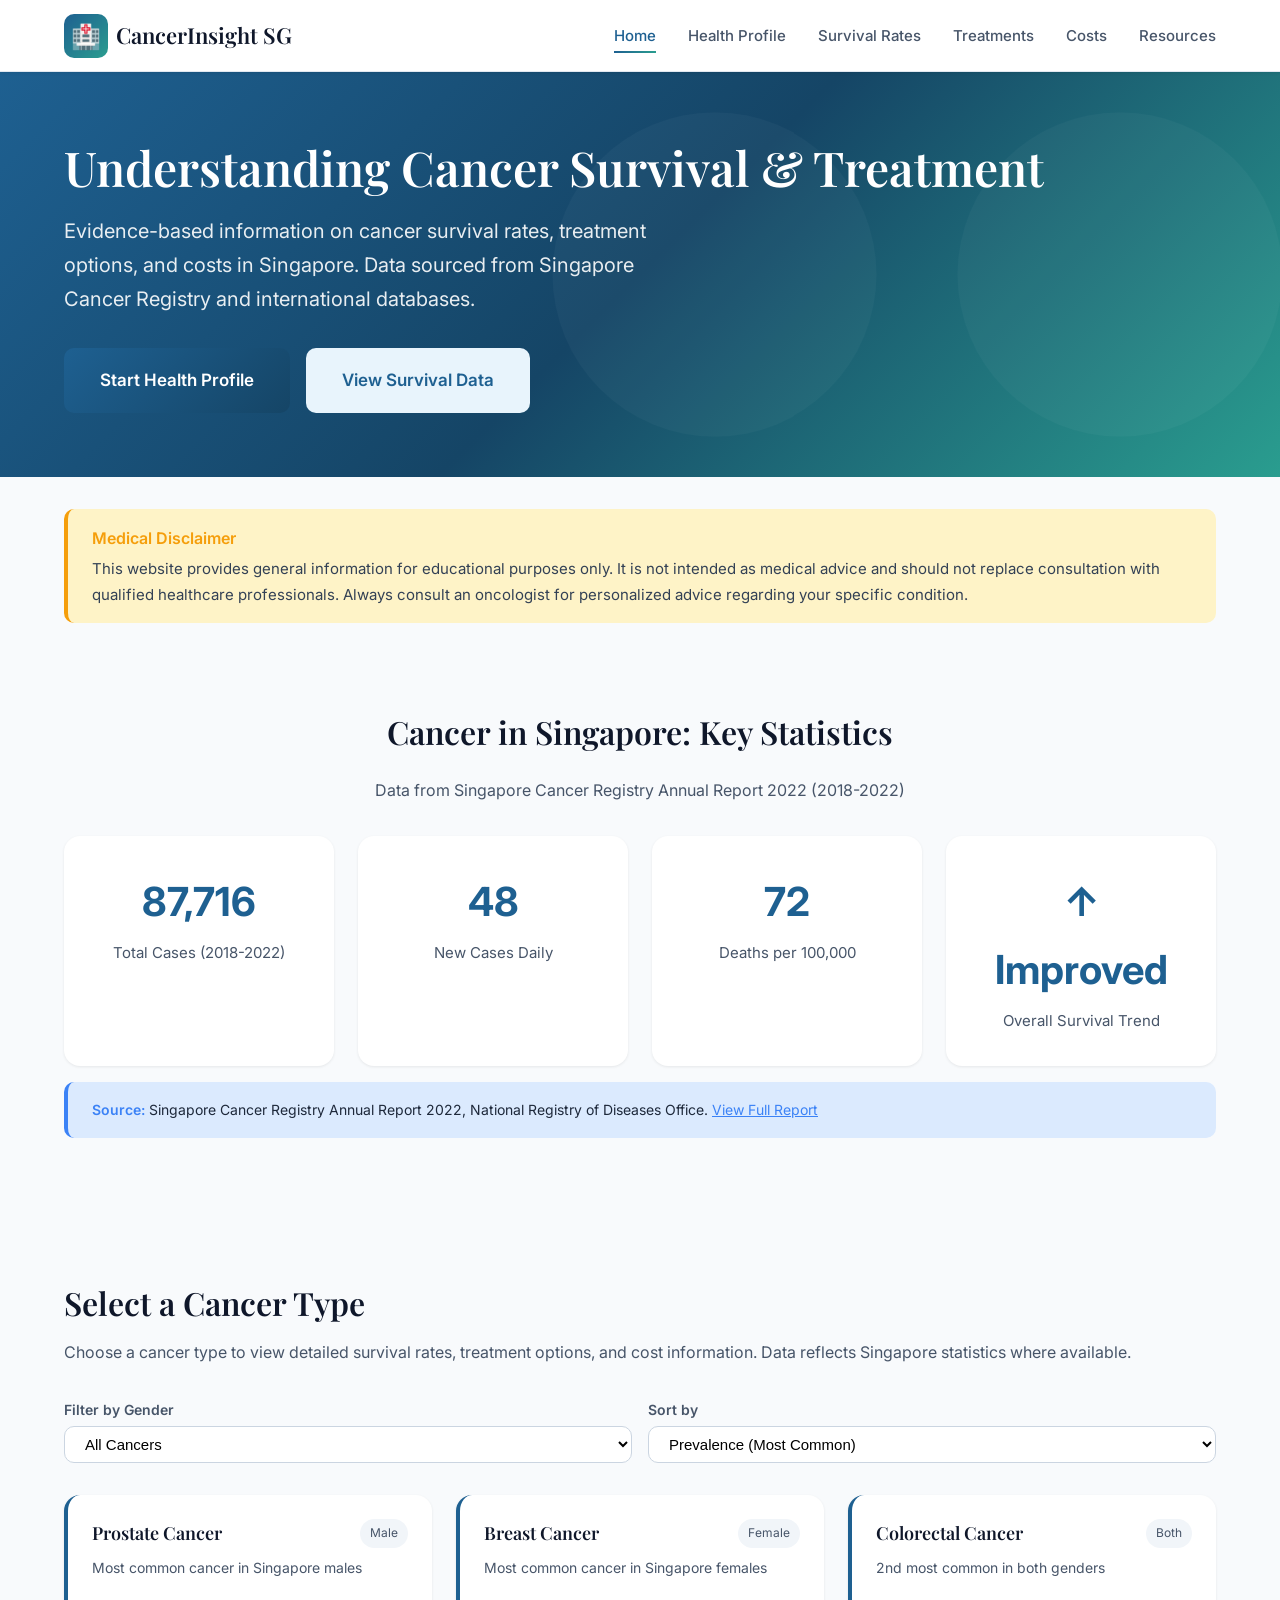
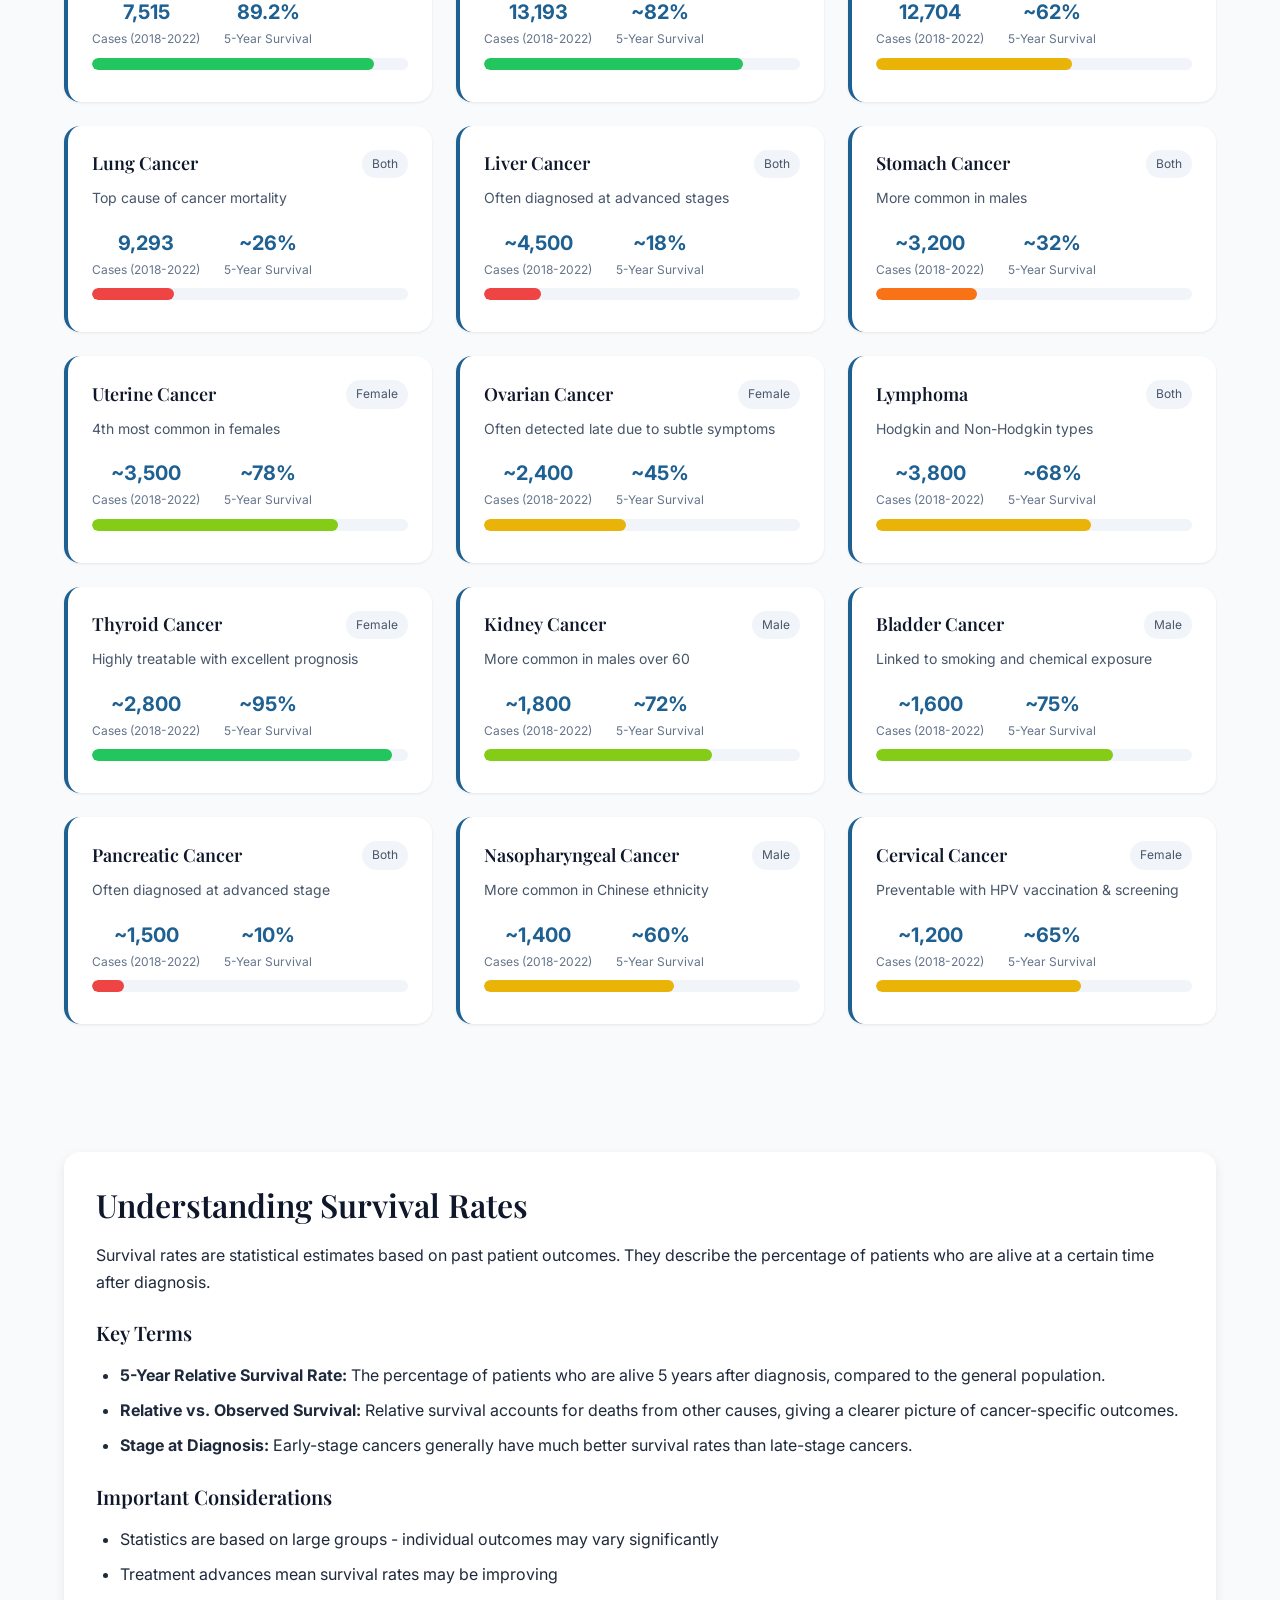
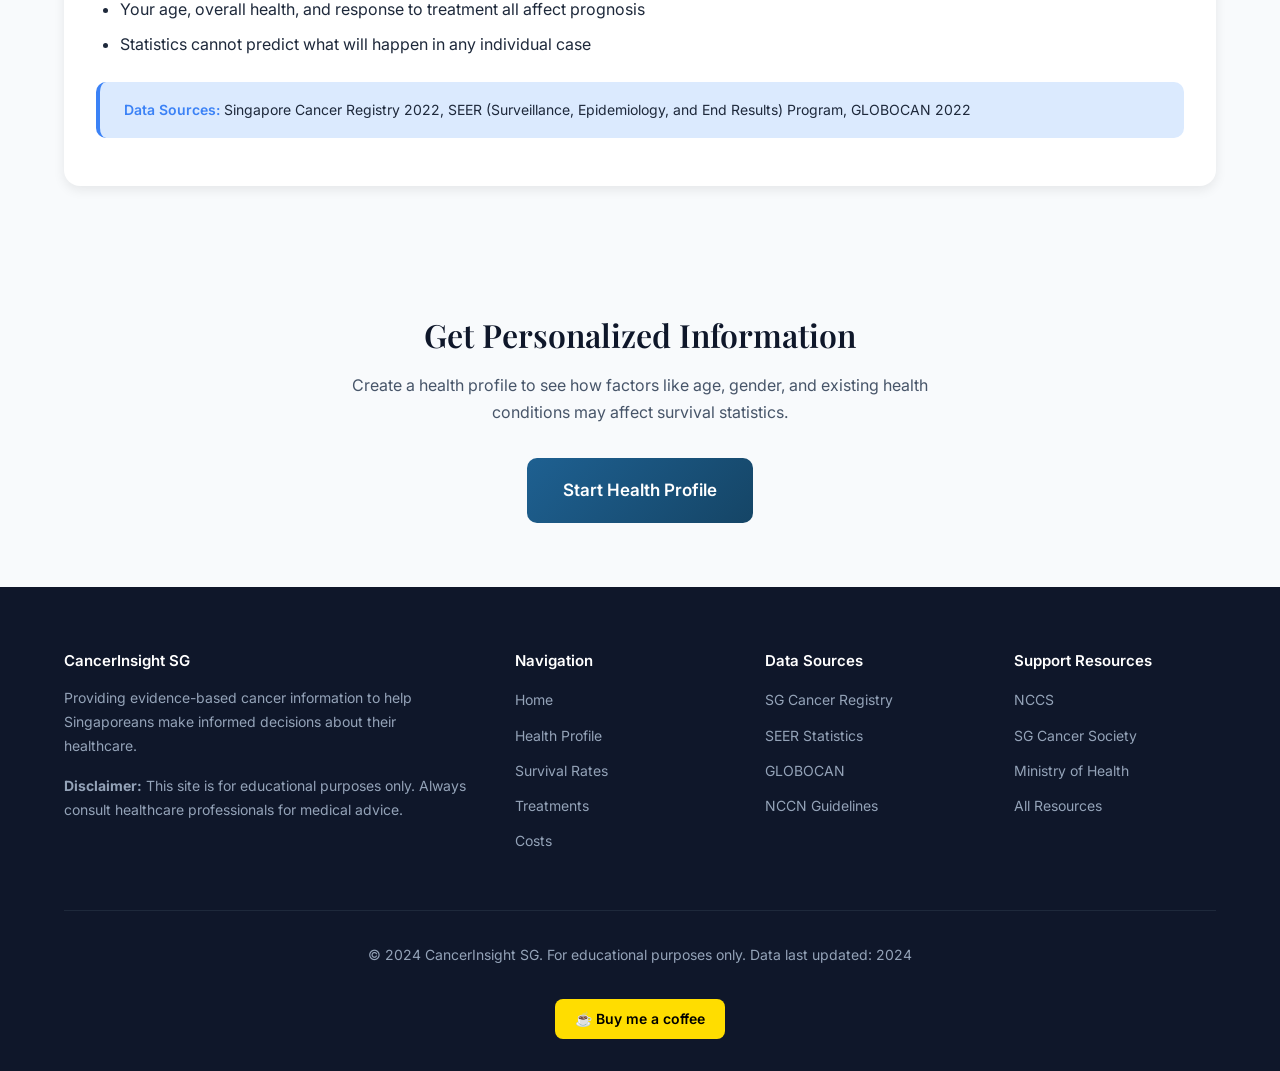
<file: index.html>
<!DOCTYPE html>
<html lang="en">
<head>
    <meta charset="UTF-8">
    <meta name="viewport" content="width=device-width, initial-scale=1.0">
    <title>CancerInsight SG | Cancer Survival & Treatment Information</title>
    <link rel="stylesheet" href="styles.css">
    <link href="https://fonts.googleapis.com/css2?family=Inter:wght@300;400;500;600;700&family=Playfair+Display:wght@500;600;700&display=swap" rel="stylesheet">
</head>
<body>
    <nav class="navbar">
        <div class="container">
            <a href="index.html" class="logo">
                <span class="logo-icon">&#127973;</span>
                CancerInsight SG
            </a>
            <ul class="nav-links">
                <li><a href="index.html" class="active">Home</a></li>
                <li><a href="assessment.html">Health Profile</a></li>
                <li><a href="survival.html">Survival Rates</a></li>
                <li><a href="treatment.html">Treatments</a></li>
                <li><a href="costs.html">Costs</a></li>
                <li><a href="resources.html">Resources</a></li>
            </ul>
        </div>
    </nav>

    <section class="hero">
        <div class="container">
            <h1>Understanding Cancer Survival & Treatment</h1>
            <p>Evidence-based information on cancer survival rates, treatment options, and costs in Singapore. Data sourced from Singapore Cancer Registry and international databases.</p>
            <div style="margin-top: var(--spacing-xl); display: flex; gap: var(--spacing-md);">
                <a href="assessment.html" class="btn btn-primary btn-lg">Start Health Profile</a>
                <a href="survival.html" class="btn btn-secondary btn-lg">View Survival Data</a>
            </div>
        </div>
    </section>

    <main class="container">
        <!-- Disclaimer -->
        <div class="disclaimer" style="margin-top: var(--spacing-xl);">
            <div class="disclaimer__title">Medical Disclaimer</div>
            <p>This website provides general information for educational purposes only. It is not intended as medical advice and should not replace consultation with qualified healthcare professionals. Always consult an oncologist for personalized advice regarding your specific condition.</p>
        </div>

        <!-- Quick Statistics -->
        <section class="section">
            <h2 style="text-align: center; margin-bottom: var(--spacing-lg);">Cancer in Singapore: Key Statistics</h2>
            <p style="text-align: center; color: var(--color-gray-600); margin-bottom: var(--spacing-xl);">Data from Singapore Cancer Registry Annual Report 2022 (2018-2022)</p>

            <div class="stats-grid">
                <div class="stat-card">
                    <div class="stat-card__value">87,716</div>
                    <div class="stat-card__label">Total Cases (2018-2022)</div>
                </div>
                <div class="stat-card">
                    <div class="stat-card__value">48</div>
                    <div class="stat-card__label">New Cases Daily</div>
                </div>
                <div class="stat-card">
                    <div class="stat-card__value">72</div>
                    <div class="stat-card__label">Deaths per 100,000</div>
                </div>
                <div class="stat-card">
                    <div class="stat-card__value">&#8593; Improved</div>
                    <div class="stat-card__label">Overall Survival Trend</div>
                </div>
            </div>

            <div class="citation">
                <span class="citation__source">Source:</span> Singapore Cancer Registry Annual Report 2022, National Registry of Diseases Office.
                <a href="https://www.nrdo.gov.sg/publications/cancer" target="_blank">View Full Report</a>
            </div>
        </section>

        <!-- Cancer Type Selection -->
        <section class="section">
            <h2 style="margin-bottom: var(--spacing-md);">Select a Cancer Type</h2>
            <p style="color: var(--color-gray-600); margin-bottom: var(--spacing-xl);">Choose a cancer type to view detailed survival rates, treatment options, and cost information. Data reflects Singapore statistics where available.</p>

            <!-- Gender Filter -->
            <div class="filters">
                <div class="filter-group">
                    <label>Filter by Gender</label>
                    <select class="filter-select" id="gender-filter">
                        <option value="all">All Cancers</option>
                        <option value="male">Male Cancers</option>
                        <option value="female">Female Cancers</option>
                        <option value="both">Affects Both</option>
                    </select>
                </div>
                <div class="filter-group">
                    <label>Sort by</label>
                    <select class="filter-select" id="sort-filter">
                        <option value="prevalence">Prevalence (Most Common)</option>
                        <option value="survival-high">Survival Rate (High to Low)</option>
                        <option value="survival-low">Survival Rate (Low to High)</option>
                    </select>
                </div>
            </div>

            <div class="cancer-grid" id="cancer-grid">
                <!-- Male Cancers -->
                <div class="cancer-card" data-cancer="prostate" data-gender="male" data-survival="89.2" onclick="selectCancer('prostate')">
                    <div class="cancer-card__header">
                        <h3 class="cancer-card__name">Prostate Cancer</h3>
                        <span class="cancer-card__gender">Male</span>
                    </div>
                    <p style="color: var(--color-gray-600); font-size: 0.875rem; margin-bottom: var(--spacing-sm);">Most common cancer in Singapore males</p>
                    <div class="cancer-card__stats">
                        <div class="cancer-card__stat">
                            <div class="cancer-card__stat-value">7,515</div>
                            <div class="cancer-card__stat-label">Cases (2018-2022)</div>
                        </div>
                        <div class="cancer-card__stat">
                            <div class="cancer-card__stat-value">89.2%</div>
                            <div class="cancer-card__stat-label">5-Year Survival</div>
                        </div>
                    </div>
                    <div class="survival-meter">
                        <div class="survival-meter__fill excellent" style="width: 89.2%"></div>
                    </div>
                </div>

                <!-- Breast Cancer -->
                <div class="cancer-card" data-cancer="breast" data-gender="female" data-survival="82" onclick="selectCancer('breast')">
                    <div class="cancer-card__header">
                        <h3 class="cancer-card__name">Breast Cancer</h3>
                        <span class="cancer-card__gender">Female</span>
                    </div>
                    <p style="color: var(--color-gray-600); font-size: 0.875rem; margin-bottom: var(--spacing-sm);">Most common cancer in Singapore females</p>
                    <div class="cancer-card__stats">
                        <div class="cancer-card__stat">
                            <div class="cancer-card__stat-value">13,193</div>
                            <div class="cancer-card__stat-label">Cases (2018-2022)</div>
                        </div>
                        <div class="cancer-card__stat">
                            <div class="cancer-card__stat-value">~82%</div>
                            <div class="cancer-card__stat-label">5-Year Survival</div>
                        </div>
                    </div>
                    <div class="survival-meter">
                        <div class="survival-meter__fill excellent" style="width: 82%"></div>
                    </div>
                </div>

                <!-- Colorectal Cancer -->
                <div class="cancer-card" data-cancer="colorectal" data-gender="both" data-survival="62" onclick="selectCancer('colorectal')">
                    <div class="cancer-card__header">
                        <h3 class="cancer-card__name">Colorectal Cancer</h3>
                        <span class="cancer-card__gender">Both</span>
                    </div>
                    <p style="color: var(--color-gray-600); font-size: 0.875rem; margin-bottom: var(--spacing-sm);">2nd most common in both genders</p>
                    <div class="cancer-card__stats">
                        <div class="cancer-card__stat">
                            <div class="cancer-card__stat-value">12,704</div>
                            <div class="cancer-card__stat-label">Cases (2018-2022)</div>
                        </div>
                        <div class="cancer-card__stat">
                            <div class="cancer-card__stat-value">~62%</div>
                            <div class="cancer-card__stat-label">5-Year Survival</div>
                        </div>
                    </div>
                    <div class="survival-meter">
                        <div class="survival-meter__fill moderate" style="width: 62%"></div>
                    </div>
                </div>

                <!-- Lung Cancer -->
                <div class="cancer-card" data-cancer="lung" data-gender="both" data-survival="26" onclick="selectCancer('lung')">
                    <div class="cancer-card__header">
                        <h3 class="cancer-card__name">Lung Cancer</h3>
                        <span class="cancer-card__gender">Both</span>
                    </div>
                    <p style="color: var(--color-gray-600); font-size: 0.875rem; margin-bottom: var(--spacing-sm);">Top cause of cancer mortality</p>
                    <div class="cancer-card__stats">
                        <div class="cancer-card__stat">
                            <div class="cancer-card__stat-value">9,293</div>
                            <div class="cancer-card__stat-label">Cases (2018-2022)</div>
                        </div>
                        <div class="cancer-card__stat">
                            <div class="cancer-card__stat-value">~26%</div>
                            <div class="cancer-card__stat-label">5-Year Survival</div>
                        </div>
                    </div>
                    <div class="survival-meter">
                        <div class="survival-meter__fill poor" style="width: 26%"></div>
                    </div>
                </div>

                <!-- Liver Cancer -->
                <div class="cancer-card" data-cancer="liver" data-gender="both" data-survival="18" onclick="selectCancer('liver')">
                    <div class="cancer-card__header">
                        <h3 class="cancer-card__name">Liver Cancer</h3>
                        <span class="cancer-card__gender">Both</span>
                    </div>
                    <p style="color: var(--color-gray-600); font-size: 0.875rem; margin-bottom: var(--spacing-sm);">Often diagnosed at advanced stages</p>
                    <div class="cancer-card__stats">
                        <div class="cancer-card__stat">
                            <div class="cancer-card__stat-value">~4,500</div>
                            <div class="cancer-card__stat-label">Cases (2018-2022)</div>
                        </div>
                        <div class="cancer-card__stat">
                            <div class="cancer-card__stat-value">~18%</div>
                            <div class="cancer-card__stat-label">5-Year Survival</div>
                        </div>
                    </div>
                    <div class="survival-meter">
                        <div class="survival-meter__fill poor" style="width: 18%"></div>
                    </div>
                </div>

                <!-- Stomach Cancer -->
                <div class="cancer-card" data-cancer="stomach" data-gender="both" data-survival="32" onclick="selectCancer('stomach')">
                    <div class="cancer-card__header">
                        <h3 class="cancer-card__name">Stomach Cancer</h3>
                        <span class="cancer-card__gender">Both</span>
                    </div>
                    <p style="color: var(--color-gray-600); font-size: 0.875rem; margin-bottom: var(--spacing-sm);">More common in males</p>
                    <div class="cancer-card__stats">
                        <div class="cancer-card__stat">
                            <div class="cancer-card__stat-value">~3,200</div>
                            <div class="cancer-card__stat-label">Cases (2018-2022)</div>
                        </div>
                        <div class="cancer-card__stat">
                            <div class="cancer-card__stat-value">~32%</div>
                            <div class="cancer-card__stat-label">5-Year Survival</div>
                        </div>
                    </div>
                    <div class="survival-meter">
                        <div class="survival-meter__fill fair" style="width: 32%"></div>
                    </div>
                </div>

                <!-- Uterine Cancer -->
                <div class="cancer-card" data-cancer="uterus" data-gender="female" data-survival="78" onclick="selectCancer('uterus')">
                    <div class="cancer-card__header">
                        <h3 class="cancer-card__name">Uterine Cancer</h3>
                        <span class="cancer-card__gender">Female</span>
                    </div>
                    <p style="color: var(--color-gray-600); font-size: 0.875rem; margin-bottom: var(--spacing-sm);">4th most common in females</p>
                    <div class="cancer-card__stats">
                        <div class="cancer-card__stat">
                            <div class="cancer-card__stat-value">~3,500</div>
                            <div class="cancer-card__stat-label">Cases (2018-2022)</div>
                        </div>
                        <div class="cancer-card__stat">
                            <div class="cancer-card__stat-value">~78%</div>
                            <div class="cancer-card__stat-label">5-Year Survival</div>
                        </div>
                    </div>
                    <div class="survival-meter">
                        <div class="survival-meter__fill good" style="width: 78%"></div>
                    </div>
                </div>

                <!-- Ovarian Cancer -->
                <div class="cancer-card" data-cancer="ovary" data-gender="female" data-survival="45" onclick="selectCancer('ovary')">
                    <div class="cancer-card__header">
                        <h3 class="cancer-card__name">Ovarian Cancer</h3>
                        <span class="cancer-card__gender">Female</span>
                    </div>
                    <p style="color: var(--color-gray-600); font-size: 0.875rem; margin-bottom: var(--spacing-sm);">Often detected late due to subtle symptoms</p>
                    <div class="cancer-card__stats">
                        <div class="cancer-card__stat">
                            <div class="cancer-card__stat-value">~2,400</div>
                            <div class="cancer-card__stat-label">Cases (2018-2022)</div>
                        </div>
                        <div class="cancer-card__stat">
                            <div class="cancer-card__stat-value">~45%</div>
                            <div class="cancer-card__stat-label">5-Year Survival</div>
                        </div>
                    </div>
                    <div class="survival-meter">
                        <div class="survival-meter__fill moderate" style="width: 45%"></div>
                    </div>
                </div>

                <!-- Lymphoma -->
                <div class="cancer-card" data-cancer="lymphoma" data-gender="both" data-survival="68" onclick="selectCancer('lymphoma')">
                    <div class="cancer-card__header">
                        <h3 class="cancer-card__name">Lymphoma</h3>
                        <span class="cancer-card__gender">Both</span>
                    </div>
                    <p style="color: var(--color-gray-600); font-size: 0.875rem; margin-bottom: var(--spacing-sm);">Hodgkin and Non-Hodgkin types</p>
                    <div class="cancer-card__stats">
                        <div class="cancer-card__stat">
                            <div class="cancer-card__stat-value">~3,800</div>
                            <div class="cancer-card__stat-label">Cases (2018-2022)</div>
                        </div>
                        <div class="cancer-card__stat">
                            <div class="cancer-card__stat-value">~68%</div>
                            <div class="cancer-card__stat-label">5-Year Survival</div>
                        </div>
                    </div>
                    <div class="survival-meter">
                        <div class="survival-meter__fill moderate" style="width: 68%"></div>
                    </div>
                </div>

                <!-- Thyroid Cancer -->
                <div class="cancer-card" data-cancer="thyroid" data-gender="female" data-survival="95" onclick="selectCancer('thyroid')">
                    <div class="cancer-card__header">
                        <h3 class="cancer-card__name">Thyroid Cancer</h3>
                        <span class="cancer-card__gender">Female</span>
                    </div>
                    <p style="color: var(--color-gray-600); font-size: 0.875rem; margin-bottom: var(--spacing-sm);">Highly treatable with excellent prognosis</p>
                    <div class="cancer-card__stats">
                        <div class="cancer-card__stat">
                            <div class="cancer-card__stat-value">~2,800</div>
                            <div class="cancer-card__stat-label">Cases (2018-2022)</div>
                        </div>
                        <div class="cancer-card__stat">
                            <div class="cancer-card__stat-value">~95%</div>
                            <div class="cancer-card__stat-label">5-Year Survival</div>
                        </div>
                    </div>
                    <div class="survival-meter">
                        <div class="survival-meter__fill excellent" style="width: 95%"></div>
                    </div>
                </div>

                <!-- Kidney Cancer -->
                <div class="cancer-card" data-cancer="kidney" data-gender="male" data-survival="72" onclick="selectCancer('kidney')">
                    <div class="cancer-card__header">
                        <h3 class="cancer-card__name">Kidney Cancer</h3>
                        <span class="cancer-card__gender">Male</span>
                    </div>
                    <p style="color: var(--color-gray-600); font-size: 0.875rem; margin-bottom: var(--spacing-sm);">More common in males over 60</p>
                    <div class="cancer-card__stats">
                        <div class="cancer-card__stat">
                            <div class="cancer-card__stat-value">~1,800</div>
                            <div class="cancer-card__stat-label">Cases (2018-2022)</div>
                        </div>
                        <div class="cancer-card__stat">
                            <div class="cancer-card__stat-value">~72%</div>
                            <div class="cancer-card__stat-label">5-Year Survival</div>
                        </div>
                    </div>
                    <div class="survival-meter">
                        <div class="survival-meter__fill good" style="width: 72%"></div>
                    </div>
                </div>

                <!-- Bladder Cancer -->
                <div class="cancer-card" data-cancer="bladder" data-gender="male" data-survival="75" onclick="selectCancer('bladder')">
                    <div class="cancer-card__header">
                        <h3 class="cancer-card__name">Bladder Cancer</h3>
                        <span class="cancer-card__gender">Male</span>
                    </div>
                    <p style="color: var(--color-gray-600); font-size: 0.875rem; margin-bottom: var(--spacing-sm);">Linked to smoking and chemical exposure</p>
                    <div class="cancer-card__stats">
                        <div class="cancer-card__stat">
                            <div class="cancer-card__stat-value">~1,600</div>
                            <div class="cancer-card__stat-label">Cases (2018-2022)</div>
                        </div>
                        <div class="cancer-card__stat">
                            <div class="cancer-card__stat-value">~75%</div>
                            <div class="cancer-card__stat-label">5-Year Survival</div>
                        </div>
                    </div>
                    <div class="survival-meter">
                        <div class="survival-meter__fill good" style="width: 75%"></div>
                    </div>
                </div>

                <!-- Pancreatic Cancer -->
                <div class="cancer-card" data-cancer="pancreas" data-gender="both" data-survival="10" onclick="selectCancer('pancreas')">
                    <div class="cancer-card__header">
                        <h3 class="cancer-card__name">Pancreatic Cancer</h3>
                        <span class="cancer-card__gender">Both</span>
                    </div>
                    <p style="color: var(--color-gray-600); font-size: 0.875rem; margin-bottom: var(--spacing-sm);">Often diagnosed at advanced stage</p>
                    <div class="cancer-card__stats">
                        <div class="cancer-card__stat">
                            <div class="cancer-card__stat-value">~1,500</div>
                            <div class="cancer-card__stat-label">Cases (2018-2022)</div>
                        </div>
                        <div class="cancer-card__stat">
                            <div class="cancer-card__stat-value">~10%</div>
                            <div class="cancer-card__stat-label">5-Year Survival</div>
                        </div>
                    </div>
                    <div class="survival-meter">
                        <div class="survival-meter__fill poor" style="width: 10%"></div>
                    </div>
                </div>

                <!-- Nasopharyngeal Cancer -->
                <div class="cancer-card" data-cancer="nasopharyngeal" data-gender="male" data-survival="60" onclick="selectCancer('nasopharyngeal')">
                    <div class="cancer-card__header">
                        <h3 class="cancer-card__name">Nasopharyngeal Cancer</h3>
                        <span class="cancer-card__gender">Male</span>
                    </div>
                    <p style="color: var(--color-gray-600); font-size: 0.875rem; margin-bottom: var(--spacing-sm);">More common in Chinese ethnicity</p>
                    <div class="cancer-card__stats">
                        <div class="cancer-card__stat">
                            <div class="cancer-card__stat-value">~1,400</div>
                            <div class="cancer-card__stat-label">Cases (2018-2022)</div>
                        </div>
                        <div class="cancer-card__stat">
                            <div class="cancer-card__stat-value">~60%</div>
                            <div class="cancer-card__stat-label">5-Year Survival</div>
                        </div>
                    </div>
                    <div class="survival-meter">
                        <div class="survival-meter__fill moderate" style="width: 60%"></div>
                    </div>
                </div>

                <!-- Cervical Cancer -->
                <div class="cancer-card" data-cancer="cervix" data-gender="female" data-survival="65" onclick="selectCancer('cervix')">
                    <div class="cancer-card__header">
                        <h3 class="cancer-card__name">Cervical Cancer</h3>
                        <span class="cancer-card__gender">Female</span>
                    </div>
                    <p style="color: var(--color-gray-600); font-size: 0.875rem; margin-bottom: var(--spacing-sm);">Preventable with HPV vaccination & screening</p>
                    <div class="cancer-card__stats">
                        <div class="cancer-card__stat">
                            <div class="cancer-card__stat-value">~1,200</div>
                            <div class="cancer-card__stat-label">Cases (2018-2022)</div>
                        </div>
                        <div class="cancer-card__stat">
                            <div class="cancer-card__stat-value">~65%</div>
                            <div class="cancer-card__stat-label">5-Year Survival</div>
                        </div>
                    </div>
                    <div class="survival-meter">
                        <div class="survival-meter__fill moderate" style="width: 65%"></div>
                    </div>
                </div>
            </div>
        </section>

        <!-- Understanding Survival Rates -->
        <section class="section">
            <div class="info-card">
                <h2>Understanding Survival Rates</h2>
                <p>Survival rates are statistical estimates based on past patient outcomes. They describe the percentage of patients who are alive at a certain time after diagnosis.</p>

                <h4 style="margin-top: var(--spacing-lg);">Key Terms</h4>
                <ul>
                    <li><strong>5-Year Relative Survival Rate:</strong> The percentage of patients who are alive 5 years after diagnosis, compared to the general population.</li>
                    <li><strong>Relative vs. Observed Survival:</strong> Relative survival accounts for deaths from other causes, giving a clearer picture of cancer-specific outcomes.</li>
                    <li><strong>Stage at Diagnosis:</strong> Early-stage cancers generally have much better survival rates than late-stage cancers.</li>
                </ul>

                <h4 style="margin-top: var(--spacing-lg);">Important Considerations</h4>
                <ul>
                    <li>Statistics are based on large groups - individual outcomes may vary significantly</li>
                    <li>Treatment advances mean survival rates may be improving</li>
                    <li>Your age, overall health, and response to treatment all affect prognosis</li>
                    <li>Statistics cannot predict what will happen in any individual case</li>
                </ul>

                <div class="citation" style="margin-top: var(--spacing-lg);">
                    <span class="citation__source">Data Sources:</span> Singapore Cancer Registry 2022, SEER (Surveillance, Epidemiology, and End Results) Program, GLOBOCAN 2022
                </div>
            </div>
        </section>

        <!-- Call to Action -->
        <section class="section" style="text-align: center;">
            <h2 style="margin-bottom: var(--spacing-md);">Get Personalized Information</h2>
            <p style="max-width: 600px; margin: 0 auto var(--spacing-xl); color: var(--color-gray-600);">Create a health profile to see how factors like age, gender, and existing health conditions may affect survival statistics.</p>
            <a href="assessment.html" class="btn btn-primary btn-lg">Start Health Profile</a>
        </section>
    </main>

    <footer class="footer">
        <div class="container">
            <div class="footer-content">
                <div>
                    <h4>CancerInsight SG</h4>
                    <p>Providing evidence-based cancer information to help Singaporeans make informed decisions about their healthcare.</p>
                    <p style="margin-top: var(--spacing-md);"><strong>Disclaimer:</strong> This site is for educational purposes only. Always consult healthcare professionals for medical advice.</p>
                </div>
                <div>
                    <h4>Navigation</h4>
                    <ul>
                        <li><a href="index.html">Home</a></li>
                        <li><a href="assessment.html">Health Profile</a></li>
                        <li><a href="survival.html">Survival Rates</a></li>
                        <li><a href="treatment.html">Treatments</a></li>
                        <li><a href="costs.html">Costs</a></li>
                    </ul>
                </div>
                <div>
                    <h4>Data Sources</h4>
                    <ul>
                        <li><a href="https://www.nrdo.gov.sg/publications/cancer" target="_blank">SG Cancer Registry</a></li>
                        <li><a href="https://seer.cancer.gov/statfacts/" target="_blank">SEER Statistics</a></li>
                        <li><a href="https://gco.iarc.who.int/" target="_blank">GLOBOCAN</a></li>
                        <li><a href="https://www.nccn.org/" target="_blank">NCCN Guidelines</a></li>
                    </ul>
                </div>
                <div>
                    <h4>Support Resources</h4>
                    <ul>
                        <li><a href="https://www.nccs.com.sg" target="_blank">NCCS</a></li>
                        <li><a href="https://www.singaporecancersociety.org.sg" target="_blank">SG Cancer Society</a></li>
                        <li><a href="https://www.moh.gov.sg" target="_blank">Ministry of Health</a></li>
                        <li><a href="resources.html">All Resources</a></li>
                    </ul>
                </div>
            </div>
            <div class="footer-bottom">
                <p>&copy; 2024 CancerInsight SG. For educational purposes only. Data last updated: 2024</p>
                <a href="https://buymeacoffee.com/joelfirenze" target="_blank" class="bmc-link">&#9749; Buy me a coffee</a>
            </div>
        </div>
    </footer>

    <script src="script.js"></script>
</body>
</html>
</file>
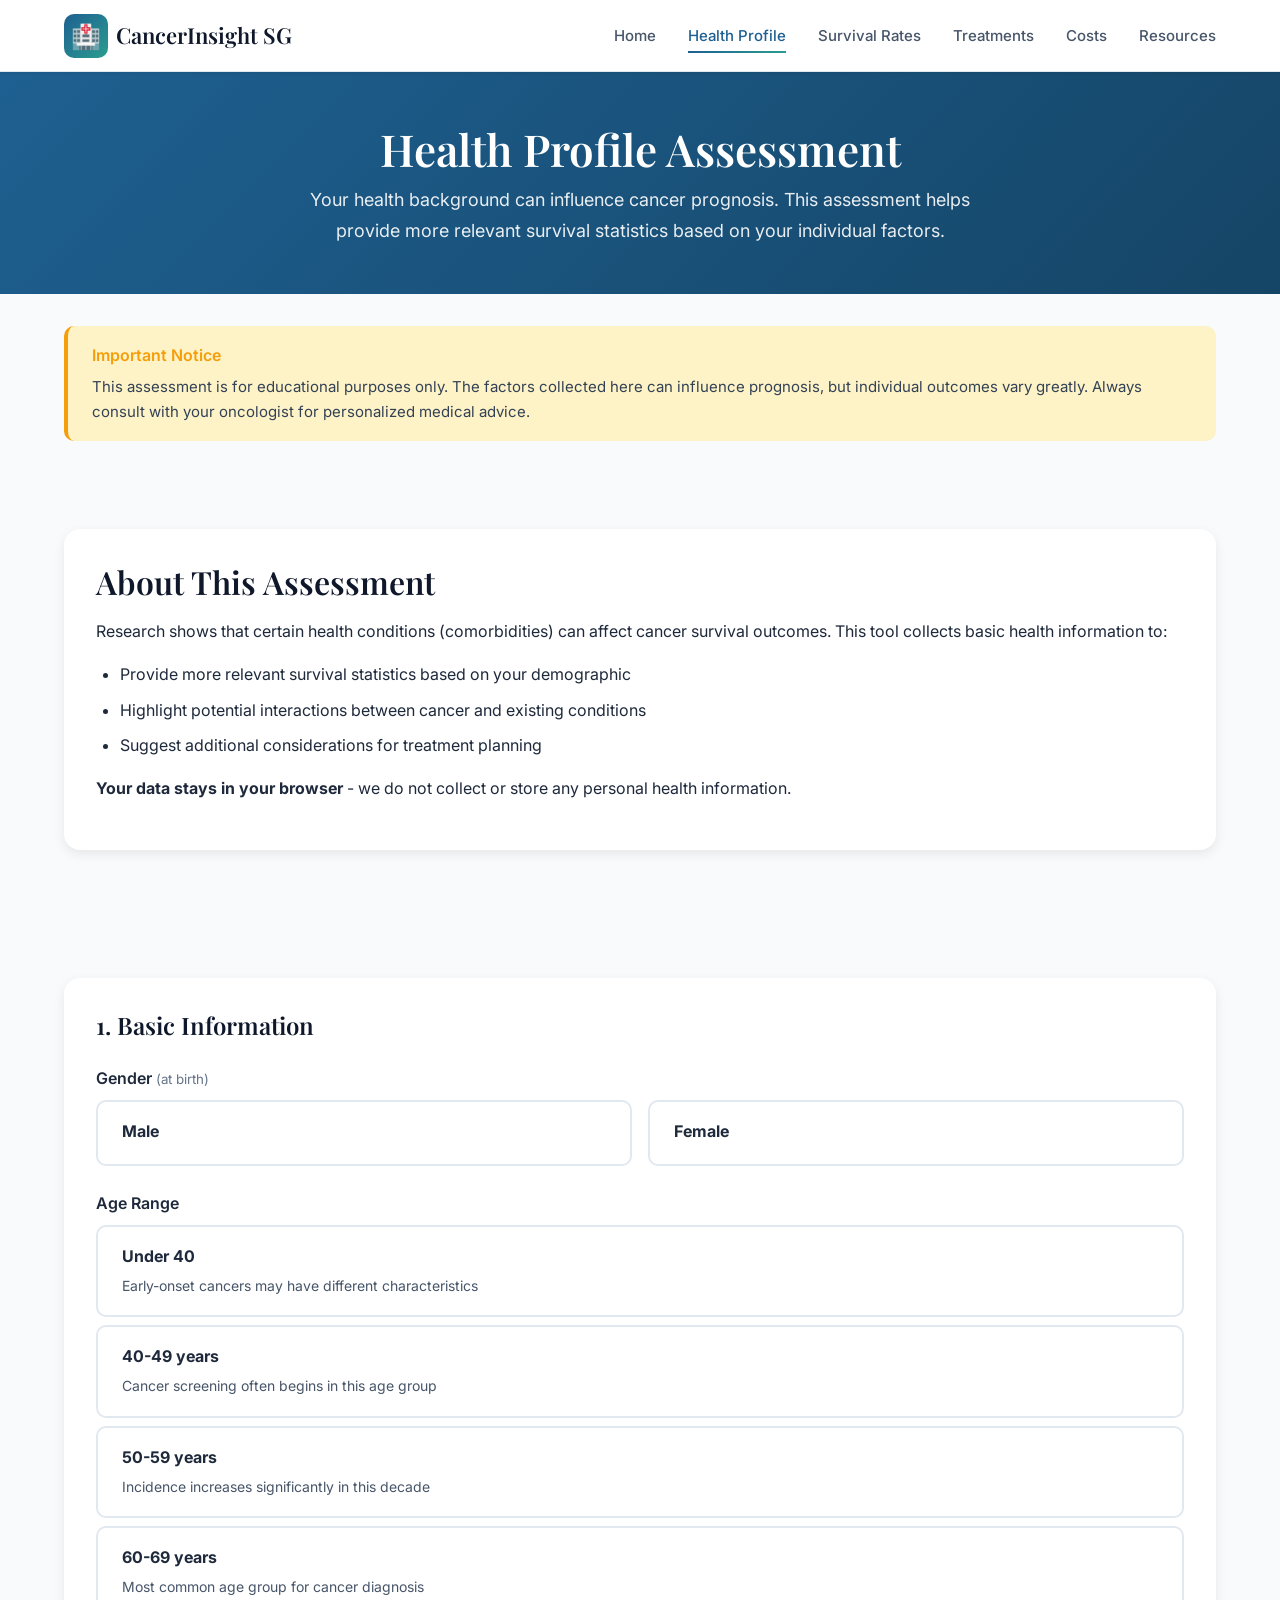
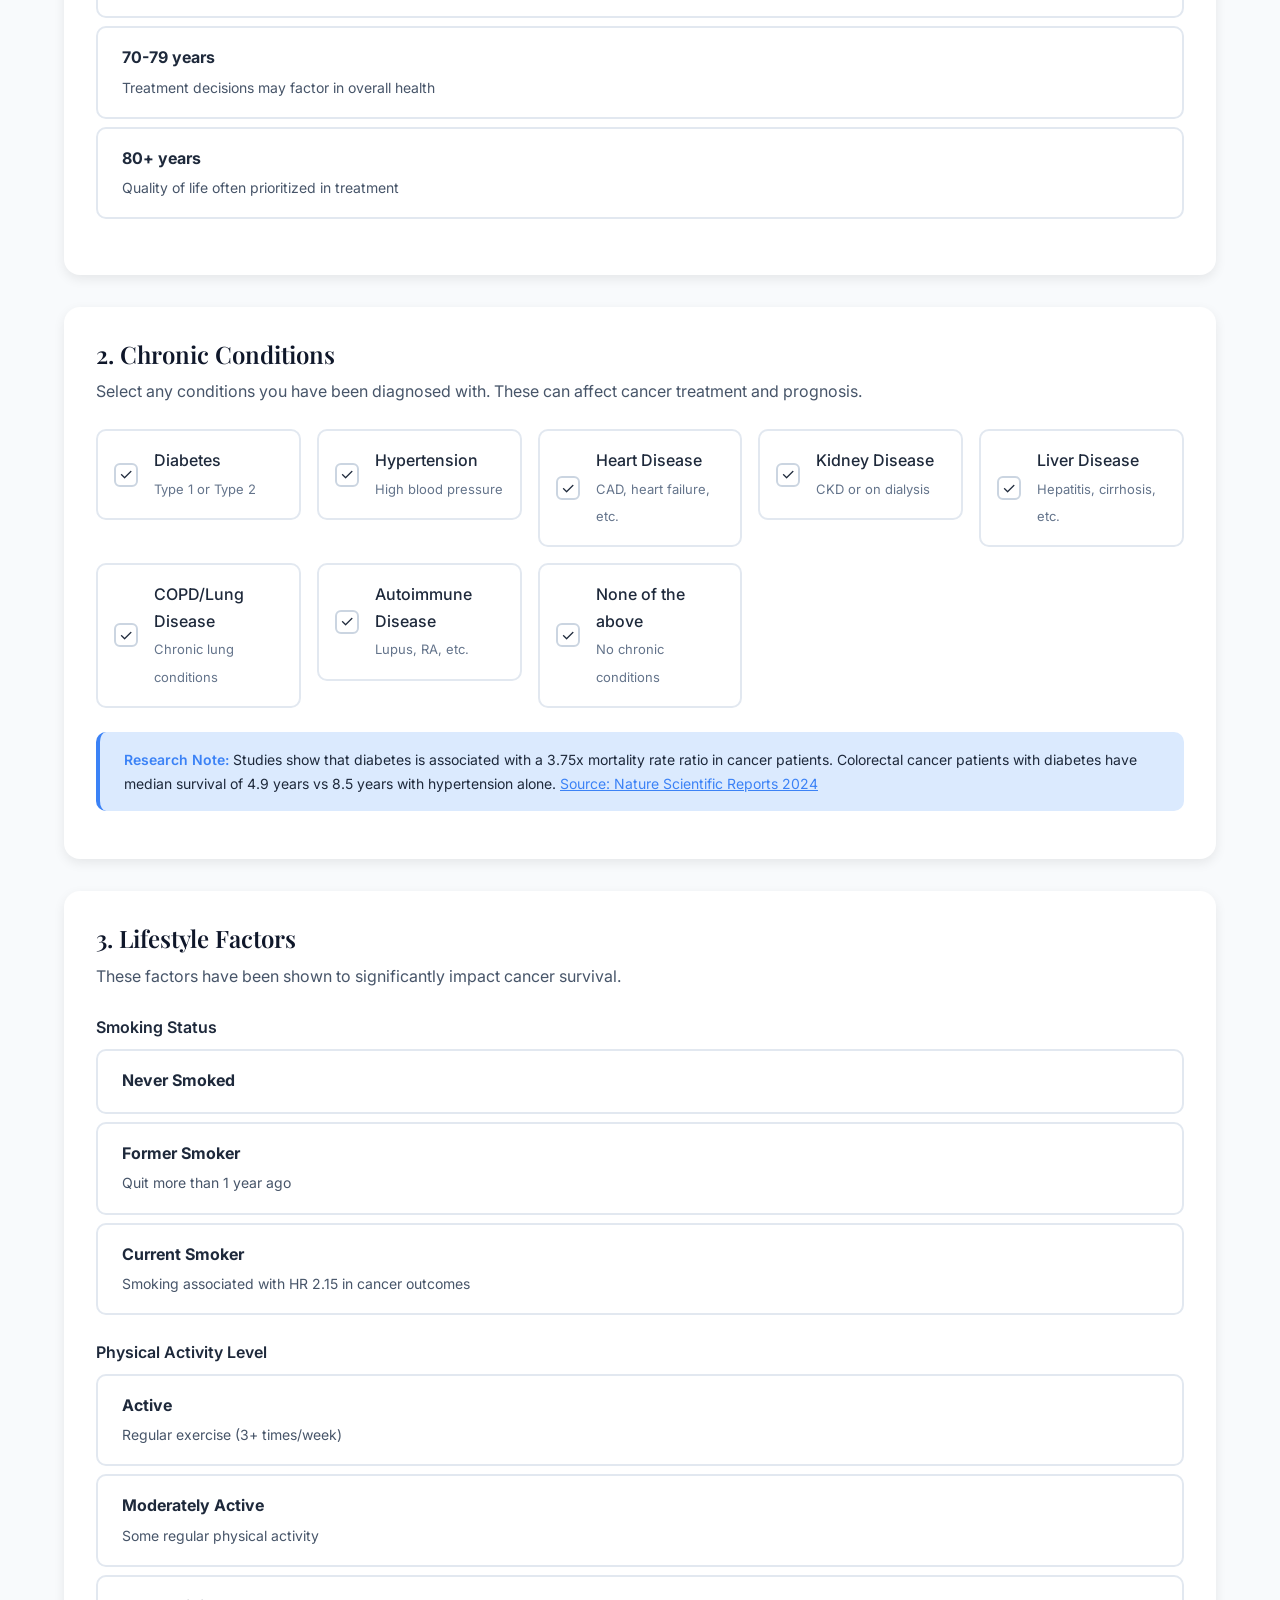
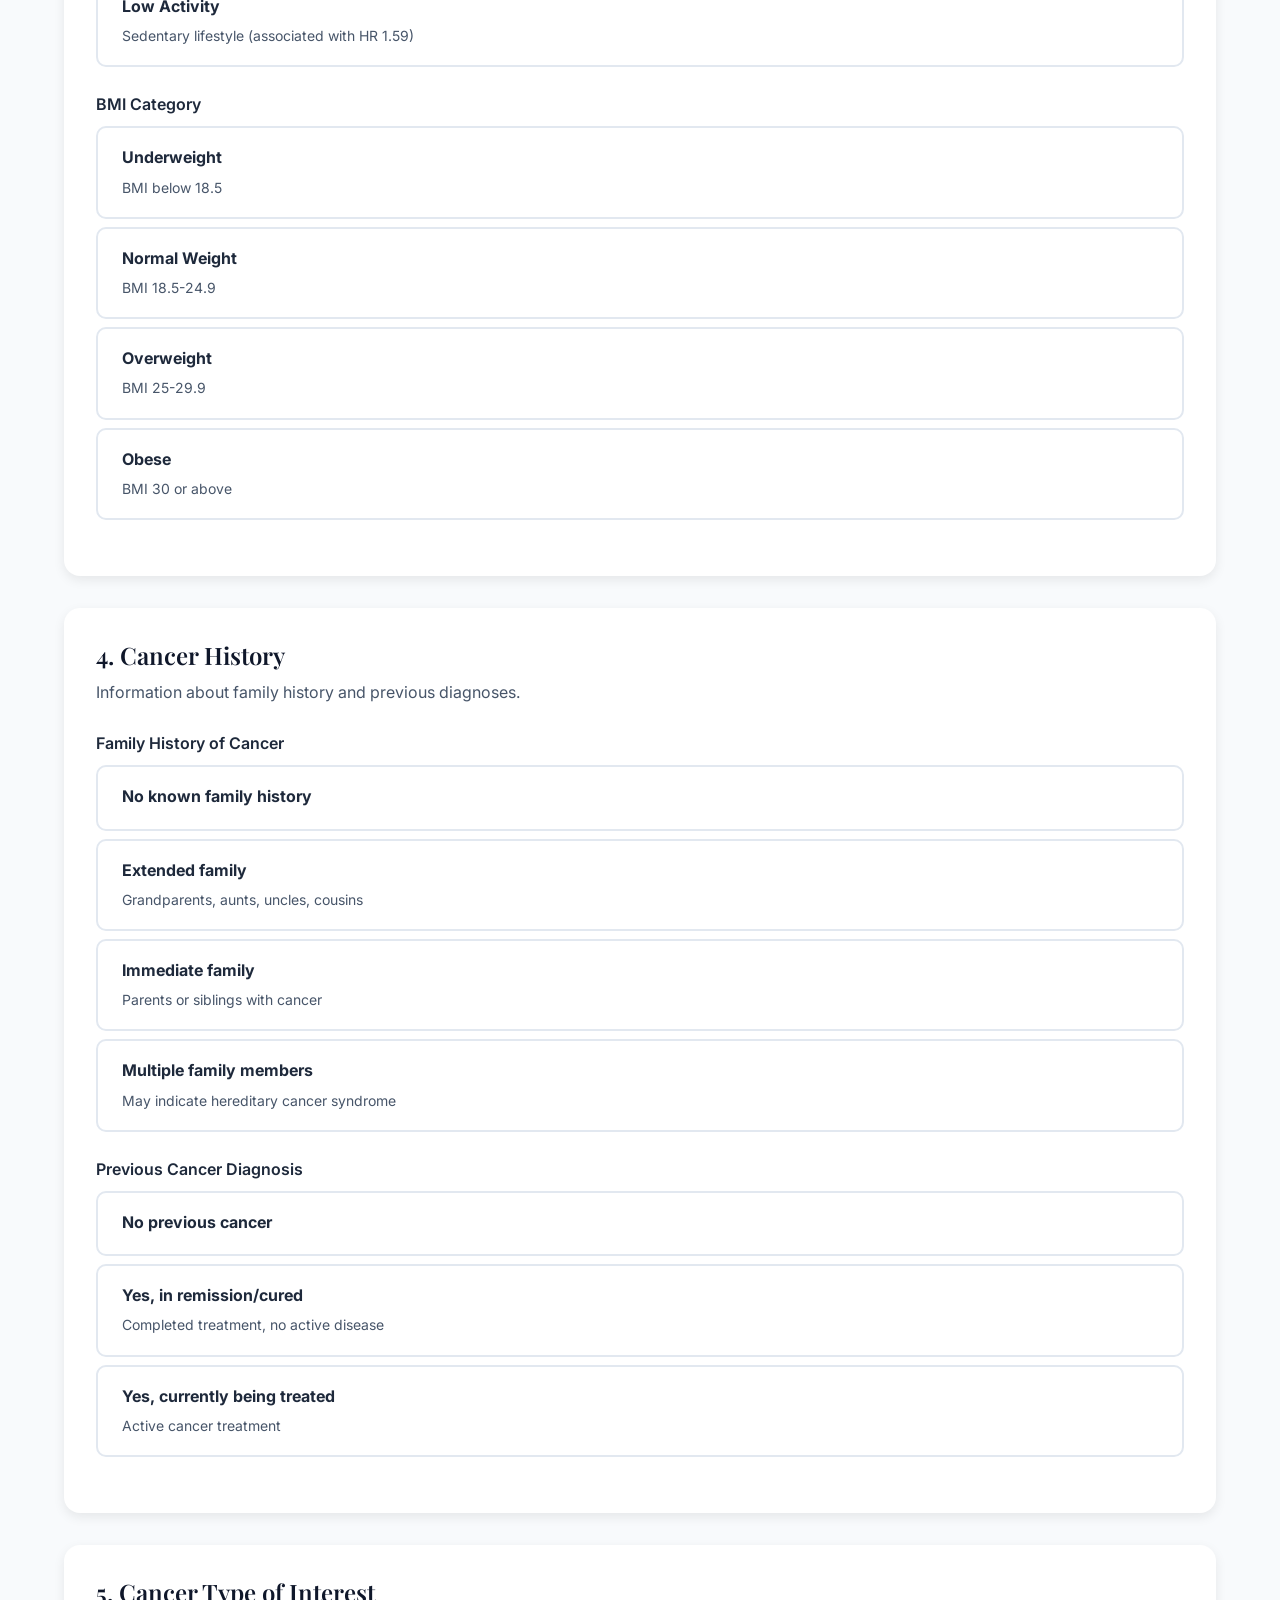
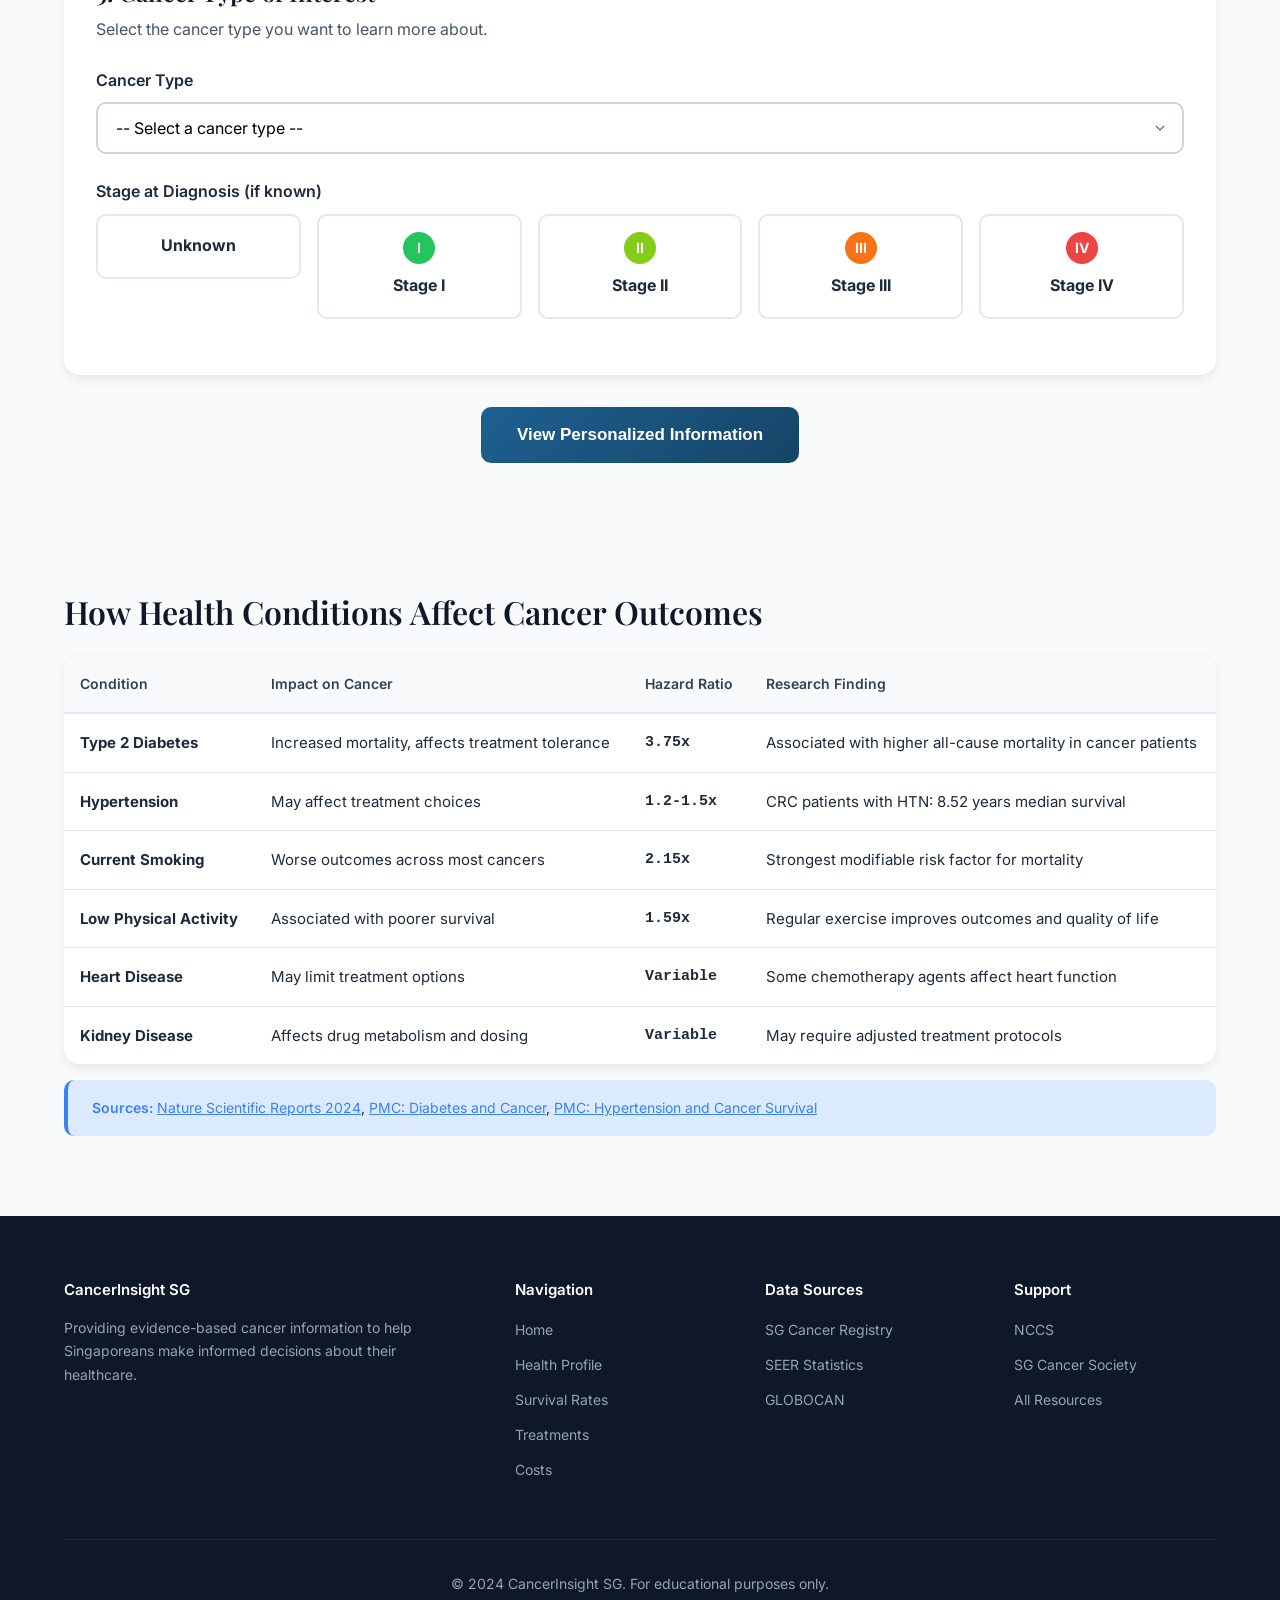
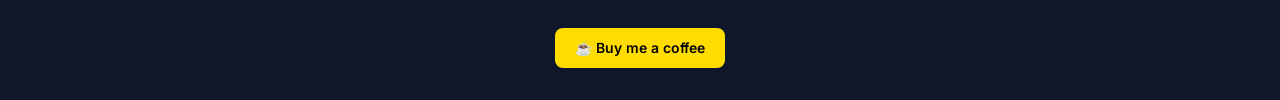
<file: assessment.html>
<!DOCTYPE html>
<html lang="en">
<head>
    <meta charset="UTF-8">
    <meta name="viewport" content="width=device-width, initial-scale=1.0">
    <title>Health Profile | CancerInsight SG</title>
    <link rel="stylesheet" href="styles.css">
    <link href="https://fonts.googleapis.com/css2?family=Inter:wght@300;400;500;600;700&family=Playfair+Display:wght@500;600;700&display=swap" rel="stylesheet">
</head>
<body>
    <nav class="navbar">
        <div class="container">
            <a href="index.html" class="logo">
                <span class="logo-icon">&#127973;</span>
                CancerInsight SG
            </a>
            <ul class="nav-links">
                <li><a href="index.html">Home</a></li>
                <li><a href="assessment.html" class="active">Health Profile</a></li>
                <li><a href="survival.html">Survival Rates</a></li>
                <li><a href="treatment.html">Treatments</a></li>
                <li><a href="costs.html">Costs</a></li>
                <li><a href="resources.html">Resources</a></li>
            </ul>
        </div>
    </nav>

    <header class="page-header">
        <div class="container">
            <h1>Health Profile Assessment</h1>
            <p>Your health background can influence cancer prognosis. This assessment helps provide more relevant survival statistics based on your individual factors.</p>
        </div>
    </header>

    <main class="container">
        <div class="disclaimer" style="margin-top: var(--spacing-xl);">
            <div class="disclaimer__title">Important Notice</div>
            <p>This assessment is for educational purposes only. The factors collected here can influence prognosis, but individual outcomes vary greatly. Always consult with your oncologist for personalized medical advice.</p>
        </div>

        <section class="section">
            <div class="info-card">
                <h2>About This Assessment</h2>
                <p>Research shows that certain health conditions (comorbidities) can affect cancer survival outcomes. This tool collects basic health information to:</p>
                <ul>
                    <li>Provide more relevant survival statistics based on your demographic</li>
                    <li>Highlight potential interactions between cancer and existing conditions</li>
                    <li>Suggest additional considerations for treatment planning</li>
                </ul>
                <p style="margin-top: var(--spacing-md);"><strong>Your data stays in your browser</strong> - we do not collect or store any personal health information.</p>
            </div>
        </section>

        <section class="section">
            <form id="health-assessment">
                <!-- Section 1: Basic Demographics -->
                <div class="tabs-container" style="margin-bottom: var(--spacing-xl);">
                    <div style="padding: var(--spacing-xl);">
                        <h3 style="margin-bottom: var(--spacing-lg);">1. Basic Information</h3>

                        <div class="form-group">
                            <label class="form-label">Gender <small>(at birth)</small></label>
                            <div style="display: grid; grid-template-columns: repeat(2, 1fr); gap: var(--spacing-md);">
                                <label class="radio-option">
                                    <input type="radio" name="gender" value="male" required>
                                    <span class="radio-label">
                                        <strong>Male</strong>
                                    </span>
                                </label>
                                <label class="radio-option">
                                    <input type="radio" name="gender" value="female">
                                    <span class="radio-label">
                                        <strong>Female</strong>
                                    </span>
                                </label>
                            </div>
                        </div>

                        <div class="form-group">
                            <label class="form-label">Age Range</label>
                            <div class="radio-group">
                                <label class="radio-option">
                                    <input type="radio" name="age" value="under40" required>
                                    <span class="radio-label">
                                        <strong>Under 40</strong>
                                        <small>Early-onset cancers may have different characteristics</small>
                                    </span>
                                </label>
                                <label class="radio-option">
                                    <input type="radio" name="age" value="40-49">
                                    <span class="radio-label">
                                        <strong>40-49 years</strong>
                                        <small>Cancer screening often begins in this age group</small>
                                    </span>
                                </label>
                                <label class="radio-option">
                                    <input type="radio" name="age" value="50-59">
                                    <span class="radio-label">
                                        <strong>50-59 years</strong>
                                        <small>Incidence increases significantly in this decade</small>
                                    </span>
                                </label>
                                <label class="radio-option">
                                    <input type="radio" name="age" value="60-69">
                                    <span class="radio-label">
                                        <strong>60-69 years</strong>
                                        <small>Most common age group for cancer diagnosis</small>
                                    </span>
                                </label>
                                <label class="radio-option">
                                    <input type="radio" name="age" value="70-79">
                                    <span class="radio-label">
                                        <strong>70-79 years</strong>
                                        <small>Treatment decisions may factor in overall health</small>
                                    </span>
                                </label>
                                <label class="radio-option">
                                    <input type="radio" name="age" value="80plus">
                                    <span class="radio-label">
                                        <strong>80+ years</strong>
                                        <small>Quality of life often prioritized in treatment</small>
                                    </span>
                                </label>
                            </div>
                        </div>
                    </div>
                </div>

                <!-- Section 2: Chronic Conditions -->
                <div class="tabs-container" style="margin-bottom: var(--spacing-xl);">
                    <div style="padding: var(--spacing-xl);">
                        <h3 style="margin-bottom: var(--spacing-sm);">2. Chronic Conditions</h3>
                        <p style="color: var(--color-gray-600); margin-bottom: var(--spacing-lg);">Select any conditions you have been diagnosed with. These can affect cancer treatment and prognosis.</p>

                        <div class="checkbox-grid">
                            <label class="checkbox-card">
                                <input type="checkbox" name="condition" value="diabetes">
                                <div class="checkbox-card__content">
                                    <div class="checkbox-card__icon">&#10003;</div>
                                    <div class="checkbox-card__text">
                                        <span class="checkbox-card__label">Diabetes</span>
                                        <span class="checkbox-card__desc">Type 1 or Type 2</span>
                                    </div>
                                </div>
                            </label>

                            <label class="checkbox-card">
                                <input type="checkbox" name="condition" value="hypertension">
                                <div class="checkbox-card__content">
                                    <div class="checkbox-card__icon">&#10003;</div>
                                    <div class="checkbox-card__text">
                                        <span class="checkbox-card__label">Hypertension</span>
                                        <span class="checkbox-card__desc">High blood pressure</span>
                                    </div>
                                </div>
                            </label>

                            <label class="checkbox-card">
                                <input type="checkbox" name="condition" value="heart_disease">
                                <div class="checkbox-card__content">
                                    <div class="checkbox-card__icon">&#10003;</div>
                                    <div class="checkbox-card__text">
                                        <span class="checkbox-card__label">Heart Disease</span>
                                        <span class="checkbox-card__desc">CAD, heart failure, etc.</span>
                                    </div>
                                </div>
                            </label>

                            <label class="checkbox-card">
                                <input type="checkbox" name="condition" value="kidney_disease">
                                <div class="checkbox-card__content">
                                    <div class="checkbox-card__icon">&#10003;</div>
                                    <div class="checkbox-card__text">
                                        <span class="checkbox-card__label">Kidney Disease</span>
                                        <span class="checkbox-card__desc">CKD or on dialysis</span>
                                    </div>
                                </div>
                            </label>

                            <label class="checkbox-card">
                                <input type="checkbox" name="condition" value="liver_disease">
                                <div class="checkbox-card__content">
                                    <div class="checkbox-card__icon">&#10003;</div>
                                    <div class="checkbox-card__text">
                                        <span class="checkbox-card__label">Liver Disease</span>
                                        <span class="checkbox-card__desc">Hepatitis, cirrhosis, etc.</span>
                                    </div>
                                </div>
                            </label>

                            <label class="checkbox-card">
                                <input type="checkbox" name="condition" value="copd">
                                <div class="checkbox-card__content">
                                    <div class="checkbox-card__icon">&#10003;</div>
                                    <div class="checkbox-card__text">
                                        <span class="checkbox-card__label">COPD/Lung Disease</span>
                                        <span class="checkbox-card__desc">Chronic lung conditions</span>
                                    </div>
                                </div>
                            </label>

                            <label class="checkbox-card">
                                <input type="checkbox" name="condition" value="autoimmune">
                                <div class="checkbox-card__content">
                                    <div class="checkbox-card__icon">&#10003;</div>
                                    <div class="checkbox-card__text">
                                        <span class="checkbox-card__label">Autoimmune Disease</span>
                                        <span class="checkbox-card__desc">Lupus, RA, etc.</span>
                                    </div>
                                </div>
                            </label>

                            <label class="checkbox-card">
                                <input type="checkbox" name="condition" value="none">
                                <div class="checkbox-card__content">
                                    <div class="checkbox-card__icon">&#10003;</div>
                                    <div class="checkbox-card__text">
                                        <span class="checkbox-card__label">None of the above</span>
                                        <span class="checkbox-card__desc">No chronic conditions</span>
                                    </div>
                                </div>
                            </label>
                        </div>

                        <div class="citation" style="margin-top: var(--spacing-lg);">
                            <span class="citation__source">Research Note:</span> Studies show that diabetes is associated with a 3.75x mortality rate ratio in cancer patients. Colorectal cancer patients with diabetes have median survival of 4.9 years vs 8.5 years with hypertension alone.
                            <a href="https://www.nature.com/articles/s41598-024-61563-9" target="_blank">Source: Nature Scientific Reports 2024</a>
                        </div>
                    </div>
                </div>

                <!-- Section 3: Lifestyle Factors -->
                <div class="tabs-container" style="margin-bottom: var(--spacing-xl);">
                    <div style="padding: var(--spacing-xl);">
                        <h3 style="margin-bottom: var(--spacing-sm);">3. Lifestyle Factors</h3>
                        <p style="color: var(--color-gray-600); margin-bottom: var(--spacing-lg);">These factors have been shown to significantly impact cancer survival.</p>

                        <div class="form-group">
                            <label class="form-label">Smoking Status</label>
                            <div class="radio-group">
                                <label class="radio-option">
                                    <input type="radio" name="smoking" value="never" required>
                                    <span class="radio-label">
                                        <strong>Never Smoked</strong>
                                    </span>
                                </label>
                                <label class="radio-option">
                                    <input type="radio" name="smoking" value="former">
                                    <span class="radio-label">
                                        <strong>Former Smoker</strong>
                                        <small>Quit more than 1 year ago</small>
                                    </span>
                                </label>
                                <label class="radio-option">
                                    <input type="radio" name="smoking" value="current">
                                    <span class="radio-label">
                                        <strong>Current Smoker</strong>
                                        <small>Smoking associated with HR 2.15 in cancer outcomes</small>
                                    </span>
                                </label>
                            </div>
                        </div>

                        <div class="form-group">
                            <label class="form-label">Physical Activity Level</label>
                            <div class="radio-group">
                                <label class="radio-option">
                                    <input type="radio" name="activity" value="high" required>
                                    <span class="radio-label">
                                        <strong>Active</strong>
                                        <small>Regular exercise (3+ times/week)</small>
                                    </span>
                                </label>
                                <label class="radio-option">
                                    <input type="radio" name="activity" value="moderate">
                                    <span class="radio-label">
                                        <strong>Moderately Active</strong>
                                        <small>Some regular physical activity</small>
                                    </span>
                                </label>
                                <label class="radio-option">
                                    <input type="radio" name="activity" value="low">
                                    <span class="radio-label">
                                        <strong>Low Activity</strong>
                                        <small>Sedentary lifestyle (associated with HR 1.59)</small>
                                    </span>
                                </label>
                            </div>
                        </div>

                        <div class="form-group">
                            <label class="form-label">BMI Category</label>
                            <div class="radio-group">
                                <label class="radio-option">
                                    <input type="radio" name="bmi" value="underweight">
                                    <span class="radio-label">
                                        <strong>Underweight</strong>
                                        <small>BMI below 18.5</small>
                                    </span>
                                </label>
                                <label class="radio-option">
                                    <input type="radio" name="bmi" value="normal">
                                    <span class="radio-label">
                                        <strong>Normal Weight</strong>
                                        <small>BMI 18.5-24.9</small>
                                    </span>
                                </label>
                                <label class="radio-option">
                                    <input type="radio" name="bmi" value="overweight">
                                    <span class="radio-label">
                                        <strong>Overweight</strong>
                                        <small>BMI 25-29.9</small>
                                    </span>
                                </label>
                                <label class="radio-option">
                                    <input type="radio" name="bmi" value="obese">
                                    <span class="radio-label">
                                        <strong>Obese</strong>
                                        <small>BMI 30 or above</small>
                                    </span>
                                </label>
                            </div>
                        </div>
                    </div>
                </div>

                <!-- Section 4: Cancer History -->
                <div class="tabs-container" style="margin-bottom: var(--spacing-xl);">
                    <div style="padding: var(--spacing-xl);">
                        <h3 style="margin-bottom: var(--spacing-sm);">4. Cancer History</h3>
                        <p style="color: var(--color-gray-600); margin-bottom: var(--spacing-lg);">Information about family history and previous diagnoses.</p>

                        <div class="form-group">
                            <label class="form-label">Family History of Cancer</label>
                            <div class="radio-group">
                                <label class="radio-option">
                                    <input type="radio" name="family_history" value="none" required>
                                    <span class="radio-label">
                                        <strong>No known family history</strong>
                                    </span>
                                </label>
                                <label class="radio-option">
                                    <input type="radio" name="family_history" value="distant">
                                    <span class="radio-label">
                                        <strong>Extended family</strong>
                                        <small>Grandparents, aunts, uncles, cousins</small>
                                    </span>
                                </label>
                                <label class="radio-option">
                                    <input type="radio" name="family_history" value="immediate">
                                    <span class="radio-label">
                                        <strong>Immediate family</strong>
                                        <small>Parents or siblings with cancer</small>
                                    </span>
                                </label>
                                <label class="radio-option">
                                    <input type="radio" name="family_history" value="multiple">
                                    <span class="radio-label">
                                        <strong>Multiple family members</strong>
                                        <small>May indicate hereditary cancer syndrome</small>
                                    </span>
                                </label>
                            </div>
                        </div>

                        <div class="form-group">
                            <label class="form-label">Previous Cancer Diagnosis</label>
                            <div class="radio-group">
                                <label class="radio-option">
                                    <input type="radio" name="previous_cancer" value="no" required>
                                    <span class="radio-label">
                                        <strong>No previous cancer</strong>
                                    </span>
                                </label>
                                <label class="radio-option">
                                    <input type="radio" name="previous_cancer" value="yes_cured">
                                    <span class="radio-label">
                                        <strong>Yes, in remission/cured</strong>
                                        <small>Completed treatment, no active disease</small>
                                    </span>
                                </label>
                                <label class="radio-option">
                                    <input type="radio" name="previous_cancer" value="yes_active">
                                    <span class="radio-label">
                                        <strong>Yes, currently being treated</strong>
                                        <small>Active cancer treatment</small>
                                    </span>
                                </label>
                            </div>
                        </div>
                    </div>
                </div>

                <!-- Section 5: Cancer of Interest -->
                <div class="tabs-container" style="margin-bottom: var(--spacing-xl);">
                    <div style="padding: var(--spacing-xl);">
                        <h3 style="margin-bottom: var(--spacing-sm);">5. Cancer Type of Interest</h3>
                        <p style="color: var(--color-gray-600); margin-bottom: var(--spacing-lg);">Select the cancer type you want to learn more about.</p>

                        <div class="form-group">
                            <label class="form-label">Cancer Type</label>
                            <select class="form-select" name="cancer_type" id="cancer-type-select" required>
                                <option value="">-- Select a cancer type --</option>
                                <optgroup label="Common in Males">
                                    <option value="prostate">Prostate Cancer</option>
                                    <option value="kidney">Kidney Cancer</option>
                                    <option value="bladder">Bladder Cancer</option>
                                    <option value="nasopharyngeal">Nasopharyngeal Cancer</option>
                                </optgroup>
                                <optgroup label="Common in Females">
                                    <option value="breast">Breast Cancer</option>
                                    <option value="uterus">Uterine Cancer</option>
                                    <option value="ovary">Ovarian Cancer</option>
                                    <option value="cervix">Cervical Cancer</option>
                                    <option value="thyroid">Thyroid Cancer</option>
                                </optgroup>
                                <optgroup label="Both Genders">
                                    <option value="colorectal">Colorectal Cancer</option>
                                    <option value="lung">Lung Cancer</option>
                                    <option value="liver">Liver Cancer</option>
                                    <option value="stomach">Stomach Cancer</option>
                                    <option value="lymphoma">Lymphoma</option>
                                    <option value="pancreas">Pancreatic Cancer</option>
                                </optgroup>
                            </select>
                        </div>

                        <div class="form-group">
                            <label class="form-label">Stage at Diagnosis (if known)</label>
                            <div style="display: grid; grid-template-columns: repeat(5, 1fr); gap: var(--spacing-md);">
                                <label class="radio-option">
                                    <input type="radio" name="stage" value="unknown">
                                    <span class="radio-label" style="text-align: center;">
                                        <strong>Unknown</strong>
                                    </span>
                                </label>
                                <label class="radio-option">
                                    <input type="radio" name="stage" value="1">
                                    <span class="radio-label" style="text-align: center;">
                                        <span class="stage-badge stage-1">I</span>
                                        <strong style="display: block; margin-top: 8px;">Stage I</strong>
                                    </span>
                                </label>
                                <label class="radio-option">
                                    <input type="radio" name="stage" value="2">
                                    <span class="radio-label" style="text-align: center;">
                                        <span class="stage-badge stage-2">II</span>
                                        <strong style="display: block; margin-top: 8px;">Stage II</strong>
                                    </span>
                                </label>
                                <label class="radio-option">
                                    <input type="radio" name="stage" value="3">
                                    <span class="radio-label" style="text-align: center;">
                                        <span class="stage-badge stage-3">III</span>
                                        <strong style="display: block; margin-top: 8px;">Stage III</strong>
                                    </span>
                                </label>
                                <label class="radio-option">
                                    <input type="radio" name="stage" value="4">
                                    <span class="radio-label" style="text-align: center;">
                                        <span class="stage-badge stage-4">IV</span>
                                        <strong style="display: block; margin-top: 8px;">Stage IV</strong>
                                    </span>
                                </label>
                            </div>
                        </div>
                    </div>
                </div>

                <div style="text-align: center;">
                    <button type="submit" class="btn btn-primary btn-lg">View Personalized Information</button>
                </div>
            </form>
        </section>

        <!-- Impact of Comorbidities Section -->
        <section class="section">
            <h2 style="margin-bottom: var(--spacing-lg);">How Health Conditions Affect Cancer Outcomes</h2>

            <div class="data-table-container">
                <table class="data-table">
                    <thead>
                        <tr>
                            <th>Condition</th>
                            <th>Impact on Cancer</th>
                            <th>Hazard Ratio</th>
                            <th>Research Finding</th>
                        </tr>
                    </thead>
                    <tbody>
                        <tr>
                            <td><strong>Type 2 Diabetes</strong></td>
                            <td>Increased mortality, affects treatment tolerance</td>
                            <td class="number">3.75x</td>
                            <td>Associated with higher all-cause mortality in cancer patients</td>
                        </tr>
                        <tr>
                            <td><strong>Hypertension</strong></td>
                            <td>May affect treatment choices</td>
                            <td class="number">1.2-1.5x</td>
                            <td>CRC patients with HTN: 8.52 years median survival</td>
                        </tr>
                        <tr>
                            <td><strong>Current Smoking</strong></td>
                            <td>Worse outcomes across most cancers</td>
                            <td class="number">2.15x</td>
                            <td>Strongest modifiable risk factor for mortality</td>
                        </tr>
                        <tr>
                            <td><strong>Low Physical Activity</strong></td>
                            <td>Associated with poorer survival</td>
                            <td class="number">1.59x</td>
                            <td>Regular exercise improves outcomes and quality of life</td>
                        </tr>
                        <tr>
                            <td><strong>Heart Disease</strong></td>
                            <td>May limit treatment options</td>
                            <td class="number">Variable</td>
                            <td>Some chemotherapy agents affect heart function</td>
                        </tr>
                        <tr>
                            <td><strong>Kidney Disease</strong></td>
                            <td>Affects drug metabolism and dosing</td>
                            <td class="number">Variable</td>
                            <td>May require adjusted treatment protocols</td>
                        </tr>
                    </tbody>
                </table>
            </div>

            <div class="citation">
                <span class="citation__source">Sources:</span>
                <a href="https://www.nature.com/articles/s41598-024-61563-9" target="_blank">Nature Scientific Reports 2024</a>,
                <a href="https://pmc.ncbi.nlm.nih.gov/articles/PMC8616213/" target="_blank">PMC: Diabetes and Cancer</a>,
                <a href="https://pmc.ncbi.nlm.nih.gov/articles/PMC4268193/" target="_blank">PMC: Hypertension and Cancer Survival</a>
            </div>
        </section>
    </main>

    <footer class="footer">
        <div class="container">
            <div class="footer-content">
                <div>
                    <h4>CancerInsight SG</h4>
                    <p>Providing evidence-based cancer information to help Singaporeans make informed decisions about their healthcare.</p>
                </div>
                <div>
                    <h4>Navigation</h4>
                    <ul>
                        <li><a href="index.html">Home</a></li>
                        <li><a href="assessment.html">Health Profile</a></li>
                        <li><a href="survival.html">Survival Rates</a></li>
                        <li><a href="treatment.html">Treatments</a></li>
                        <li><a href="costs.html">Costs</a></li>
                    </ul>
                </div>
                <div>
                    <h4>Data Sources</h4>
                    <ul>
                        <li><a href="https://www.nrdo.gov.sg/publications/cancer" target="_blank">SG Cancer Registry</a></li>
                        <li><a href="https://seer.cancer.gov/statfacts/" target="_blank">SEER Statistics</a></li>
                        <li><a href="https://gco.iarc.who.int/" target="_blank">GLOBOCAN</a></li>
                    </ul>
                </div>
                <div>
                    <h4>Support</h4>
                    <ul>
                        <li><a href="https://www.nccs.com.sg" target="_blank">NCCS</a></li>
                        <li><a href="https://www.singaporecancersociety.org.sg" target="_blank">SG Cancer Society</a></li>
                        <li><a href="resources.html">All Resources</a></li>
                    </ul>
                </div>
            </div>
            <div class="footer-bottom">
                <p>&copy; 2024 CancerInsight SG. For educational purposes only.</p>
                <a href="https://buymeacoffee.com/joelfirenze" target="_blank" class="bmc-link">&#9749; Buy me a coffee</a>
            </div>
        </div>
    </footer>

    <script src="script.js"></script>
</body>
</html>
</file>
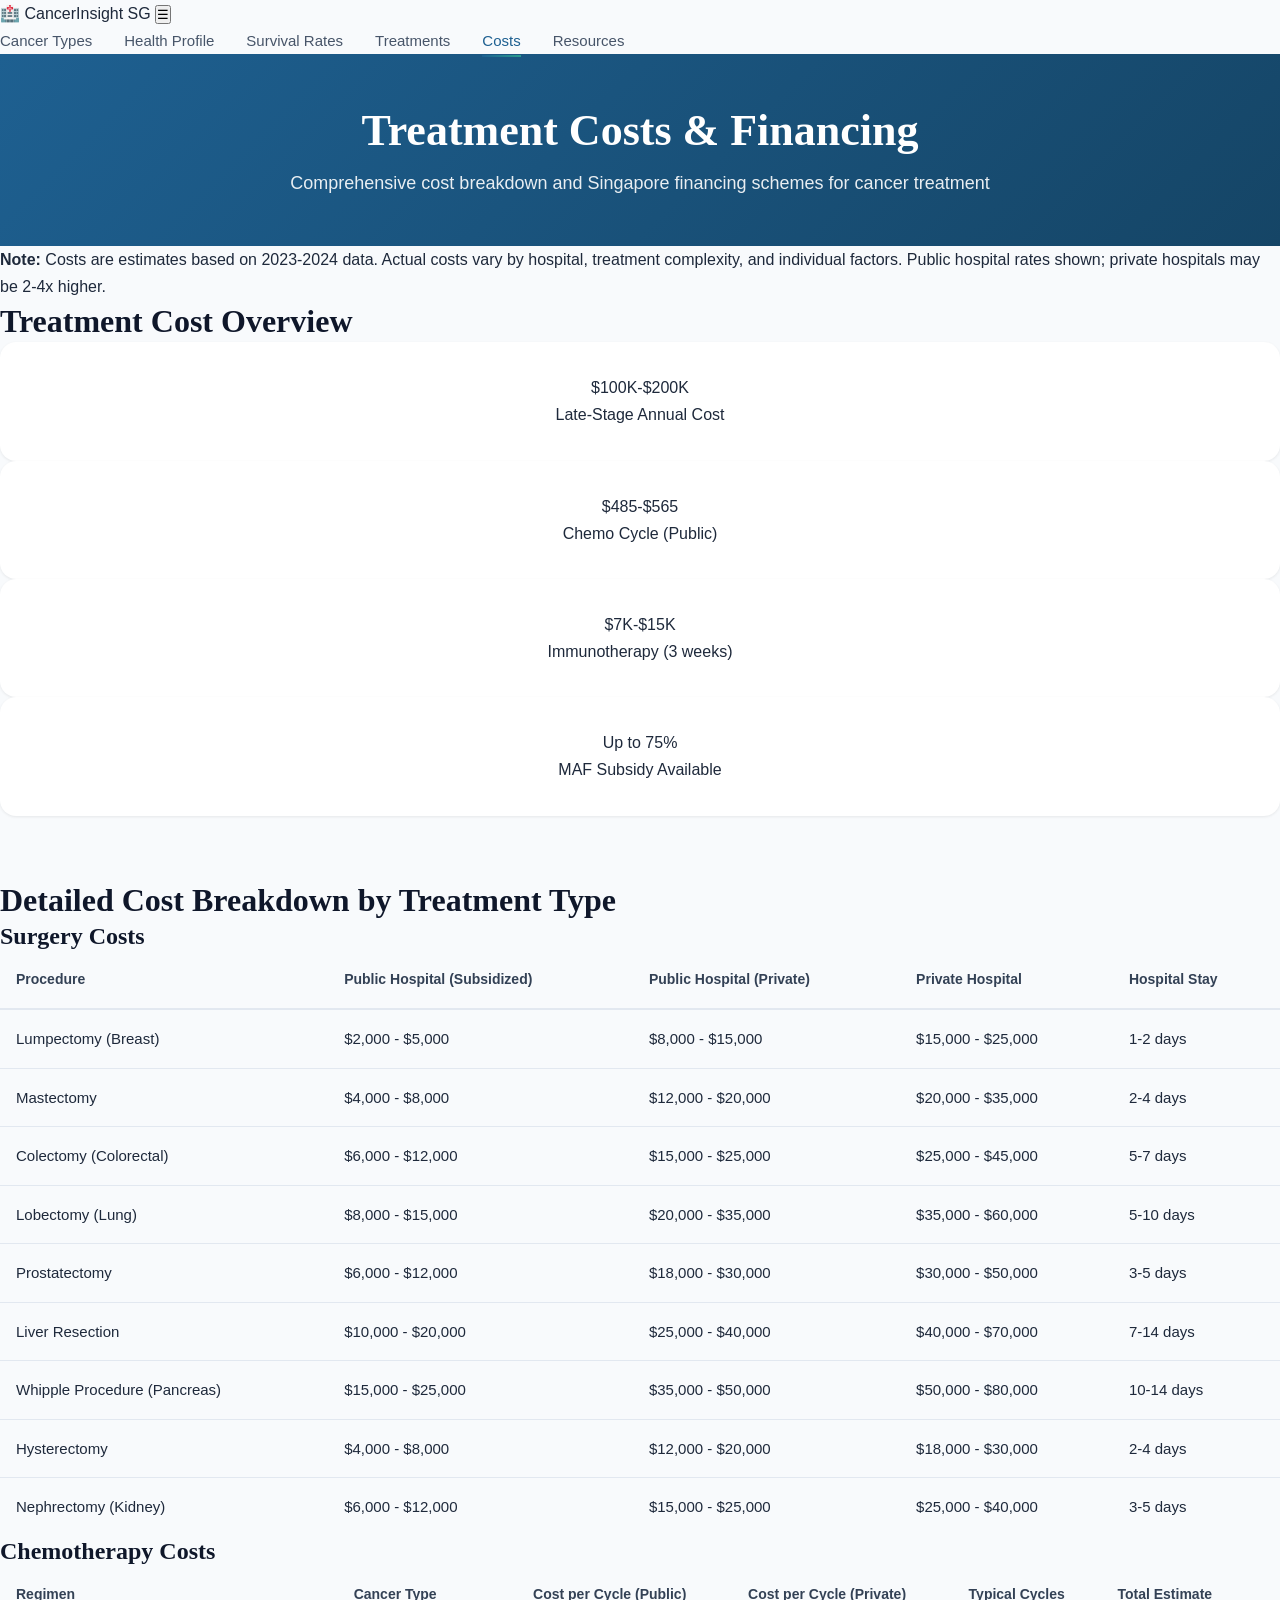
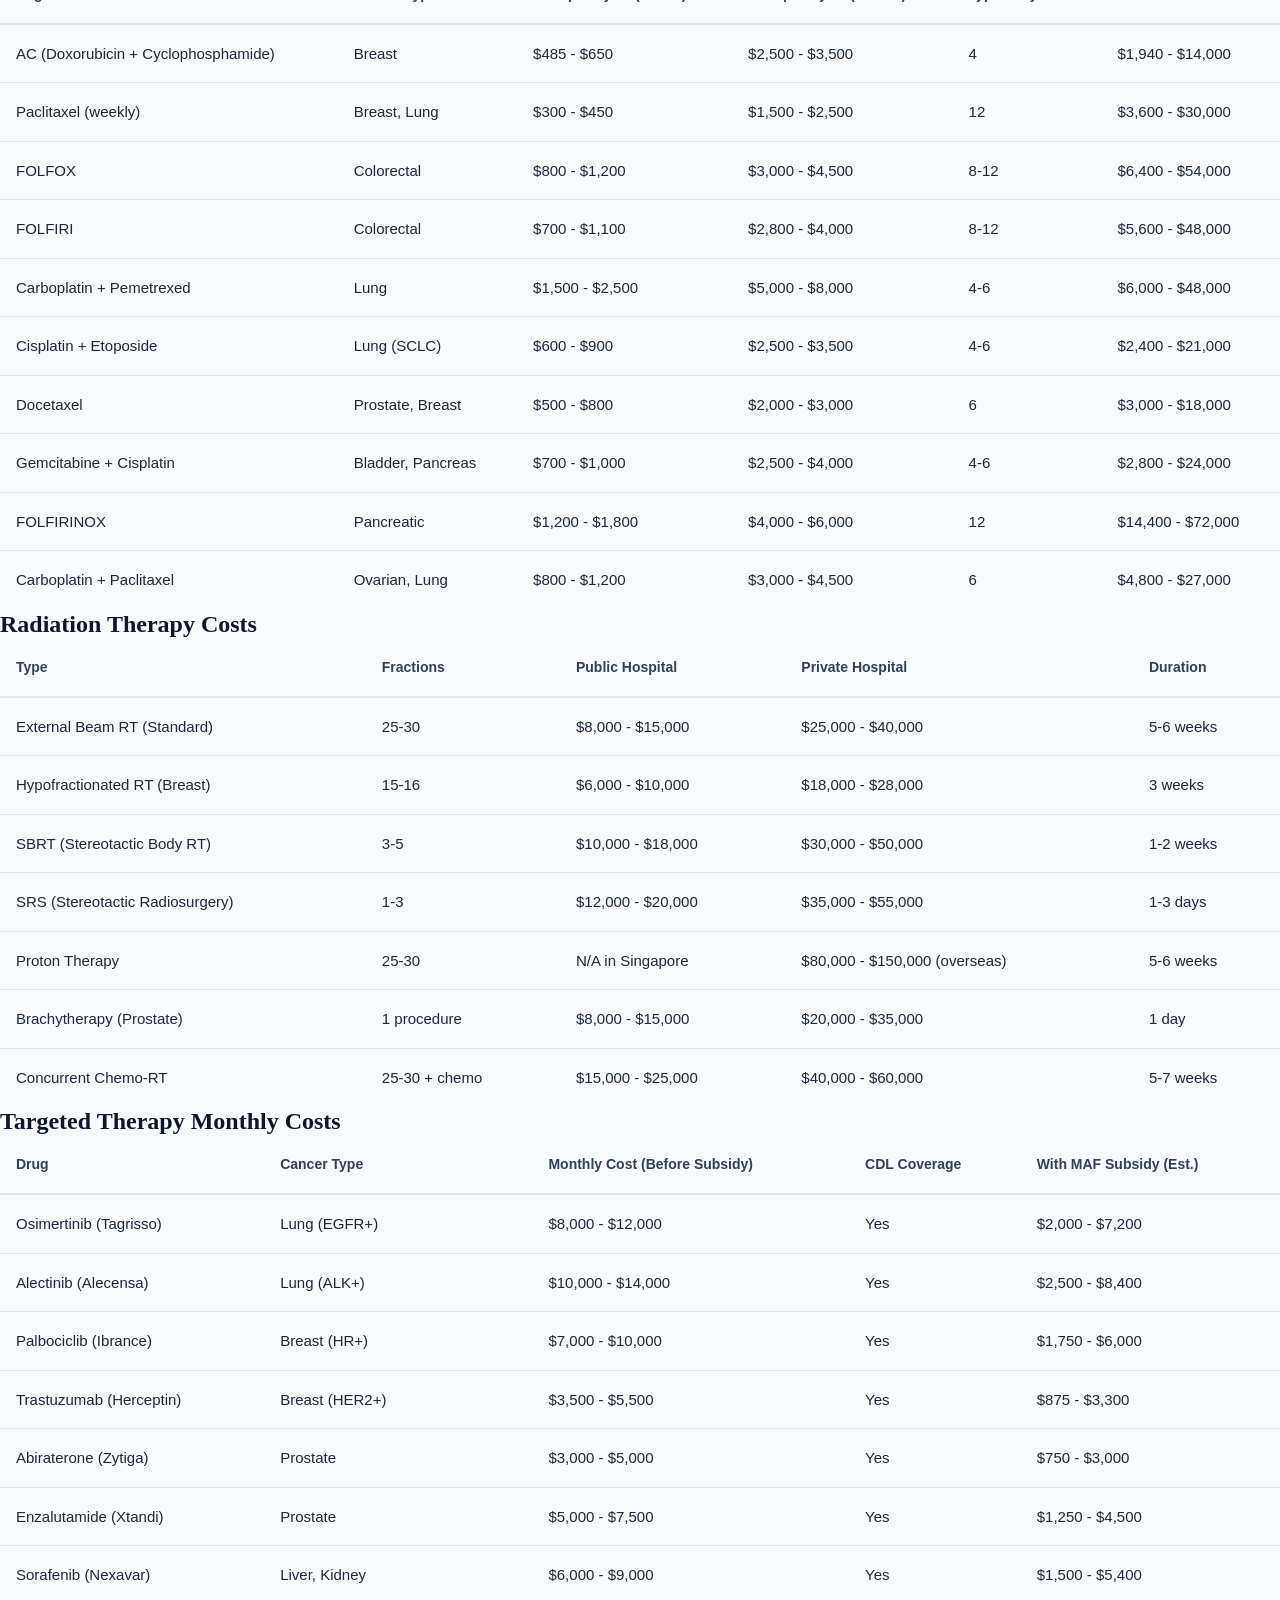
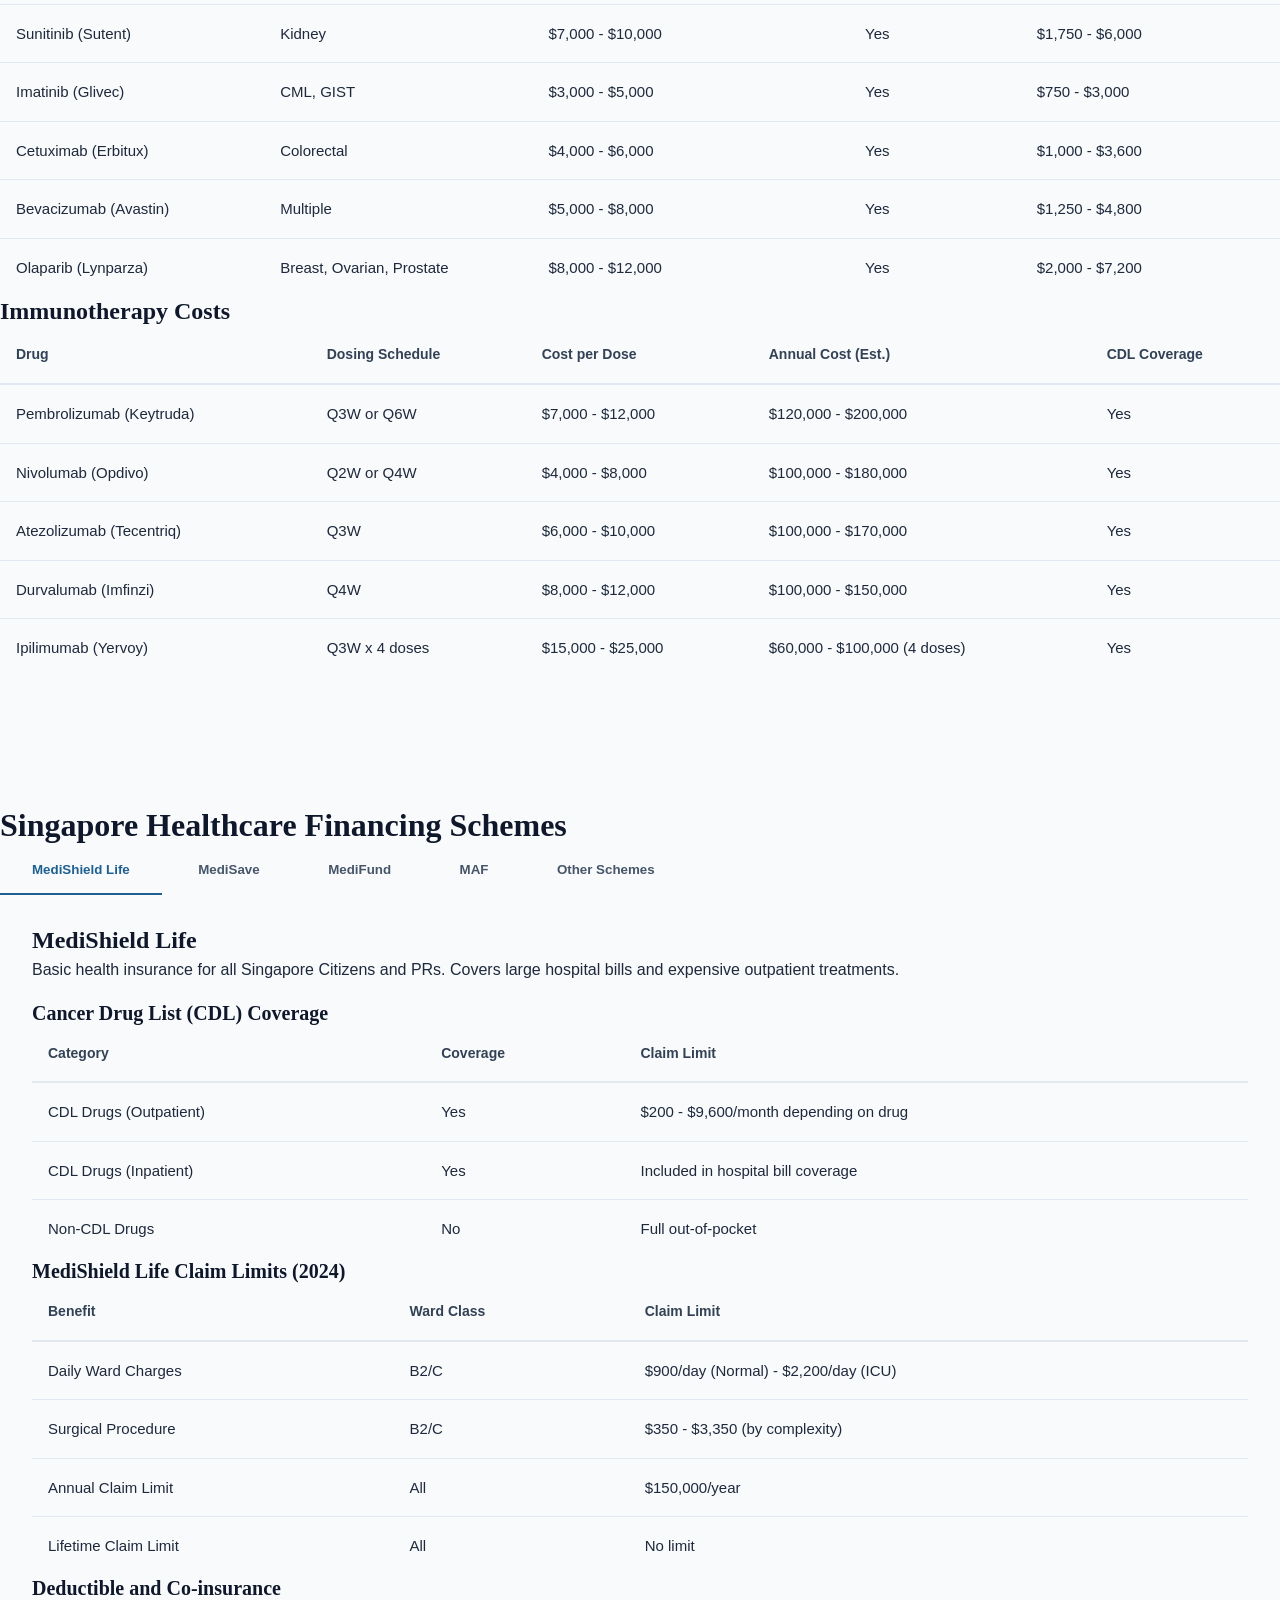
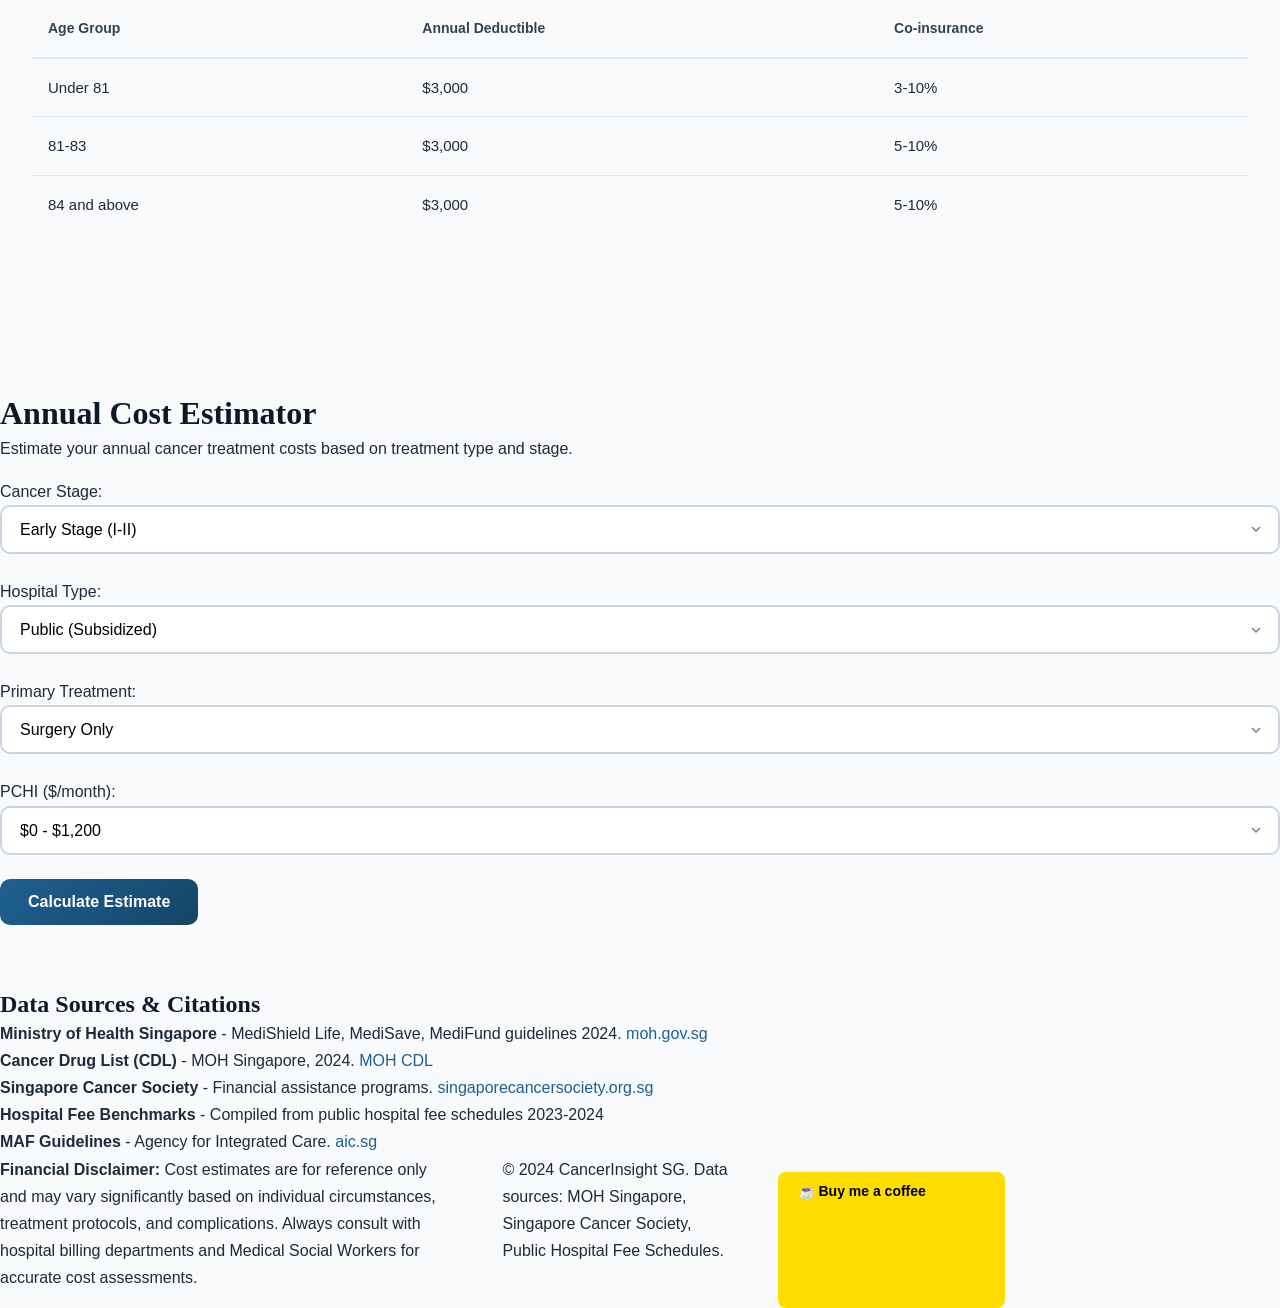
<file: costs.html>
<!DOCTYPE html>
<html lang="en">
<head>
    <meta charset="UTF-8">
    <meta name="viewport" content="width=device-width, initial-scale=1.0">
    <title>Treatment Costs & Financing - CancerInsight SG</title>
    <link rel="stylesheet" href="styles.css">
</head>
<body>
    <nav class="main-nav">
        <div class="nav-brand">
            <span class="nav-logo">🏥</span>
            <span class="nav-title">CancerInsight SG</span>
        </div>
        <ul class="nav-links">
            <li><a href="index.html">Cancer Types</a></li>
            <li><a href="assessment.html">Health Profile</a></li>
            <li><a href="survival.html">Survival Rates</a></li>
            <li><a href="treatment.html">Treatments</a></li>
            <li><a href="costs.html" class="active">Costs</a></li>
            <li><a href="resources.html">Resources</a></li>
        </ul>
    </nav>

    <main class="page-content">
        <div class="page-header">
            <h1>Treatment Costs & Financing</h1>
            <p>Comprehensive cost breakdown and Singapore financing schemes for cancer treatment</p>
        </div>

        <div class="alert alert-info">
            <strong>Note:</strong> Costs are estimates based on 2023-2024 data. Actual costs vary by hospital, treatment complexity, and individual factors. Public hospital rates shown; private hospitals may be 2-4x higher.
        </div>

        <!-- Quick Overview -->
        <section class="cost-overview">
            <h2>Treatment Cost Overview</h2>
            <div class="stat-cards">
                <div class="stat-card">
                    <div class="stat-value">$100K-$200K</div>
                    <div class="stat-label">Late-Stage Annual Cost</div>
                </div>
                <div class="stat-card">
                    <div class="stat-value">$485-$565</div>
                    <div class="stat-label">Chemo Cycle (Public)</div>
                </div>
                <div class="stat-card">
                    <div class="stat-value">$7K-$15K</div>
                    <div class="stat-label">Immunotherapy (3 weeks)</div>
                </div>
                <div class="stat-card">
                    <div class="stat-value">Up to 75%</div>
                    <div class="stat-label">MAF Subsidy Available</div>
                </div>
            </div>
        </section>

        <!-- Treatment Costs by Type -->
        <section class="section">
            <h2>Detailed Cost Breakdown by Treatment Type</h2>

            <h3>Surgery Costs</h3>
            <table class="data-table">
                <thead>
                    <tr>
                        <th>Procedure</th>
                        <th>Public Hospital (Subsidized)</th>
                        <th>Public Hospital (Private)</th>
                        <th>Private Hospital</th>
                        <th>Hospital Stay</th>
                    </tr>
                </thead>
                <tbody>
                    <tr>
                        <td>Lumpectomy (Breast)</td>
                        <td>$2,000 - $5,000</td>
                        <td>$8,000 - $15,000</td>
                        <td>$15,000 - $25,000</td>
                        <td>1-2 days</td>
                    </tr>
                    <tr>
                        <td>Mastectomy</td>
                        <td>$4,000 - $8,000</td>
                        <td>$12,000 - $20,000</td>
                        <td>$20,000 - $35,000</td>
                        <td>2-4 days</td>
                    </tr>
                    <tr>
                        <td>Colectomy (Colorectal)</td>
                        <td>$6,000 - $12,000</td>
                        <td>$15,000 - $25,000</td>
                        <td>$25,000 - $45,000</td>
                        <td>5-7 days</td>
                    </tr>
                    <tr>
                        <td>Lobectomy (Lung)</td>
                        <td>$8,000 - $15,000</td>
                        <td>$20,000 - $35,000</td>
                        <td>$35,000 - $60,000</td>
                        <td>5-10 days</td>
                    </tr>
                    <tr>
                        <td>Prostatectomy</td>
                        <td>$6,000 - $12,000</td>
                        <td>$18,000 - $30,000</td>
                        <td>$30,000 - $50,000</td>
                        <td>3-5 days</td>
                    </tr>
                    <tr>
                        <td>Liver Resection</td>
                        <td>$10,000 - $20,000</td>
                        <td>$25,000 - $40,000</td>
                        <td>$40,000 - $70,000</td>
                        <td>7-14 days</td>
                    </tr>
                    <tr>
                        <td>Whipple Procedure (Pancreas)</td>
                        <td>$15,000 - $25,000</td>
                        <td>$35,000 - $50,000</td>
                        <td>$50,000 - $80,000</td>
                        <td>10-14 days</td>
                    </tr>
                    <tr>
                        <td>Hysterectomy</td>
                        <td>$4,000 - $8,000</td>
                        <td>$12,000 - $20,000</td>
                        <td>$18,000 - $30,000</td>
                        <td>2-4 days</td>
                    </tr>
                    <tr>
                        <td>Nephrectomy (Kidney)</td>
                        <td>$6,000 - $12,000</td>
                        <td>$15,000 - $25,000</td>
                        <td>$25,000 - $40,000</td>
                        <td>3-5 days</td>
                    </tr>
                </tbody>
            </table>

            <h3>Chemotherapy Costs</h3>
            <table class="data-table">
                <thead>
                    <tr>
                        <th>Regimen</th>
                        <th>Cancer Type</th>
                        <th>Cost per Cycle (Public)</th>
                        <th>Cost per Cycle (Private)</th>
                        <th>Typical Cycles</th>
                        <th>Total Estimate</th>
                    </tr>
                </thead>
                <tbody>
                    <tr>
                        <td>AC (Doxorubicin + Cyclophosphamide)</td>
                        <td>Breast</td>
                        <td>$485 - $650</td>
                        <td>$2,500 - $3,500</td>
                        <td>4</td>
                        <td>$1,940 - $14,000</td>
                    </tr>
                    <tr>
                        <td>Paclitaxel (weekly)</td>
                        <td>Breast, Lung</td>
                        <td>$300 - $450</td>
                        <td>$1,500 - $2,500</td>
                        <td>12</td>
                        <td>$3,600 - $30,000</td>
                    </tr>
                    <tr>
                        <td>FOLFOX</td>
                        <td>Colorectal</td>
                        <td>$800 - $1,200</td>
                        <td>$3,000 - $4,500</td>
                        <td>8-12</td>
                        <td>$6,400 - $54,000</td>
                    </tr>
                    <tr>
                        <td>FOLFIRI</td>
                        <td>Colorectal</td>
                        <td>$700 - $1,100</td>
                        <td>$2,800 - $4,000</td>
                        <td>8-12</td>
                        <td>$5,600 - $48,000</td>
                    </tr>
                    <tr>
                        <td>Carboplatin + Pemetrexed</td>
                        <td>Lung</td>
                        <td>$1,500 - $2,500</td>
                        <td>$5,000 - $8,000</td>
                        <td>4-6</td>
                        <td>$6,000 - $48,000</td>
                    </tr>
                    <tr>
                        <td>Cisplatin + Etoposide</td>
                        <td>Lung (SCLC)</td>
                        <td>$600 - $900</td>
                        <td>$2,500 - $3,500</td>
                        <td>4-6</td>
                        <td>$2,400 - $21,000</td>
                    </tr>
                    <tr>
                        <td>Docetaxel</td>
                        <td>Prostate, Breast</td>
                        <td>$500 - $800</td>
                        <td>$2,000 - $3,000</td>
                        <td>6</td>
                        <td>$3,000 - $18,000</td>
                    </tr>
                    <tr>
                        <td>Gemcitabine + Cisplatin</td>
                        <td>Bladder, Pancreas</td>
                        <td>$700 - $1,000</td>
                        <td>$2,500 - $4,000</td>
                        <td>4-6</td>
                        <td>$2,800 - $24,000</td>
                    </tr>
                    <tr>
                        <td>FOLFIRINOX</td>
                        <td>Pancreatic</td>
                        <td>$1,200 - $1,800</td>
                        <td>$4,000 - $6,000</td>
                        <td>12</td>
                        <td>$14,400 - $72,000</td>
                    </tr>
                    <tr>
                        <td>Carboplatin + Paclitaxel</td>
                        <td>Ovarian, Lung</td>
                        <td>$800 - $1,200</td>
                        <td>$3,000 - $4,500</td>
                        <td>6</td>
                        <td>$4,800 - $27,000</td>
                    </tr>
                </tbody>
            </table>

            <h3>Radiation Therapy Costs</h3>
            <table class="data-table">
                <thead>
                    <tr>
                        <th>Type</th>
                        <th>Fractions</th>
                        <th>Public Hospital</th>
                        <th>Private Hospital</th>
                        <th>Duration</th>
                    </tr>
                </thead>
                <tbody>
                    <tr>
                        <td>External Beam RT (Standard)</td>
                        <td>25-30</td>
                        <td>$8,000 - $15,000</td>
                        <td>$25,000 - $40,000</td>
                        <td>5-6 weeks</td>
                    </tr>
                    <tr>
                        <td>Hypofractionated RT (Breast)</td>
                        <td>15-16</td>
                        <td>$6,000 - $10,000</td>
                        <td>$18,000 - $28,000</td>
                        <td>3 weeks</td>
                    </tr>
                    <tr>
                        <td>SBRT (Stereotactic Body RT)</td>
                        <td>3-5</td>
                        <td>$10,000 - $18,000</td>
                        <td>$30,000 - $50,000</td>
                        <td>1-2 weeks</td>
                    </tr>
                    <tr>
                        <td>SRS (Stereotactic Radiosurgery)</td>
                        <td>1-3</td>
                        <td>$12,000 - $20,000</td>
                        <td>$35,000 - $55,000</td>
                        <td>1-3 days</td>
                    </tr>
                    <tr>
                        <td>Proton Therapy</td>
                        <td>25-30</td>
                        <td>N/A in Singapore</td>
                        <td>$80,000 - $150,000 (overseas)</td>
                        <td>5-6 weeks</td>
                    </tr>
                    <tr>
                        <td>Brachytherapy (Prostate)</td>
                        <td>1 procedure</td>
                        <td>$8,000 - $15,000</td>
                        <td>$20,000 - $35,000</td>
                        <td>1 day</td>
                    </tr>
                    <tr>
                        <td>Concurrent Chemo-RT</td>
                        <td>25-30 + chemo</td>
                        <td>$15,000 - $25,000</td>
                        <td>$40,000 - $60,000</td>
                        <td>5-7 weeks</td>
                    </tr>
                </tbody>
            </table>

            <h3>Targeted Therapy Monthly Costs</h3>
            <table class="data-table">
                <thead>
                    <tr>
                        <th>Drug</th>
                        <th>Cancer Type</th>
                        <th>Monthly Cost (Before Subsidy)</th>
                        <th>CDL Coverage</th>
                        <th>With MAF Subsidy (Est.)</th>
                    </tr>
                </thead>
                <tbody>
                    <tr>
                        <td>Osimertinib (Tagrisso)</td>
                        <td>Lung (EGFR+)</td>
                        <td>$8,000 - $12,000</td>
                        <td>Yes</td>
                        <td>$2,000 - $7,200</td>
                    </tr>
                    <tr>
                        <td>Alectinib (Alecensa)</td>
                        <td>Lung (ALK+)</td>
                        <td>$10,000 - $14,000</td>
                        <td>Yes</td>
                        <td>$2,500 - $8,400</td>
                    </tr>
                    <tr>
                        <td>Palbociclib (Ibrance)</td>
                        <td>Breast (HR+)</td>
                        <td>$7,000 - $10,000</td>
                        <td>Yes</td>
                        <td>$1,750 - $6,000</td>
                    </tr>
                    <tr>
                        <td>Trastuzumab (Herceptin)</td>
                        <td>Breast (HER2+)</td>
                        <td>$3,500 - $5,500</td>
                        <td>Yes</td>
                        <td>$875 - $3,300</td>
                    </tr>
                    <tr>
                        <td>Abiraterone (Zytiga)</td>
                        <td>Prostate</td>
                        <td>$3,000 - $5,000</td>
                        <td>Yes</td>
                        <td>$750 - $3,000</td>
                    </tr>
                    <tr>
                        <td>Enzalutamide (Xtandi)</td>
                        <td>Prostate</td>
                        <td>$5,000 - $7,500</td>
                        <td>Yes</td>
                        <td>$1,250 - $4,500</td>
                    </tr>
                    <tr>
                        <td>Sorafenib (Nexavar)</td>
                        <td>Liver, Kidney</td>
                        <td>$6,000 - $9,000</td>
                        <td>Yes</td>
                        <td>$1,500 - $5,400</td>
                    </tr>
                    <tr>
                        <td>Sunitinib (Sutent)</td>
                        <td>Kidney</td>
                        <td>$7,000 - $10,000</td>
                        <td>Yes</td>
                        <td>$1,750 - $6,000</td>
                    </tr>
                    <tr>
                        <td>Imatinib (Glivec)</td>
                        <td>CML, GIST</td>
                        <td>$3,000 - $5,000</td>
                        <td>Yes</td>
                        <td>$750 - $3,000</td>
                    </tr>
                    <tr>
                        <td>Cetuximab (Erbitux)</td>
                        <td>Colorectal</td>
                        <td>$4,000 - $6,000</td>
                        <td>Yes</td>
                        <td>$1,000 - $3,600</td>
                    </tr>
                    <tr>
                        <td>Bevacizumab (Avastin)</td>
                        <td>Multiple</td>
                        <td>$5,000 - $8,000</td>
                        <td>Yes</td>
                        <td>$1,250 - $4,800</td>
                    </tr>
                    <tr>
                        <td>Olaparib (Lynparza)</td>
                        <td>Breast, Ovarian, Prostate</td>
                        <td>$8,000 - $12,000</td>
                        <td>Yes</td>
                        <td>$2,000 - $7,200</td>
                    </tr>
                </tbody>
            </table>

            <h3>Immunotherapy Costs</h3>
            <table class="data-table">
                <thead>
                    <tr>
                        <th>Drug</th>
                        <th>Dosing Schedule</th>
                        <th>Cost per Dose</th>
                        <th>Annual Cost (Est.)</th>
                        <th>CDL Coverage</th>
                    </tr>
                </thead>
                <tbody>
                    <tr>
                        <td>Pembrolizumab (Keytruda)</td>
                        <td>Q3W or Q6W</td>
                        <td>$7,000 - $12,000</td>
                        <td>$120,000 - $200,000</td>
                        <td>Yes</td>
                    </tr>
                    <tr>
                        <td>Nivolumab (Opdivo)</td>
                        <td>Q2W or Q4W</td>
                        <td>$4,000 - $8,000</td>
                        <td>$100,000 - $180,000</td>
                        <td>Yes</td>
                    </tr>
                    <tr>
                        <td>Atezolizumab (Tecentriq)</td>
                        <td>Q3W</td>
                        <td>$6,000 - $10,000</td>
                        <td>$100,000 - $170,000</td>
                        <td>Yes</td>
                    </tr>
                    <tr>
                        <td>Durvalumab (Imfinzi)</td>
                        <td>Q4W</td>
                        <td>$8,000 - $12,000</td>
                        <td>$100,000 - $150,000</td>
                        <td>Yes</td>
                    </tr>
                    <tr>
                        <td>Ipilimumab (Yervoy)</td>
                        <td>Q3W x 4 doses</td>
                        <td>$15,000 - $25,000</td>
                        <td>$60,000 - $100,000 (4 doses)</td>
                        <td>Yes</td>
                    </tr>
                </tbody>
            </table>
        </section>

        <!-- Singapore Financing Schemes -->
        <section class="section">
            <h2>Singapore Healthcare Financing Schemes</h2>

            <div class="tabs">
                <button class="tab-btn active" data-tab="medishield">MediShield Life</button>
                <button class="tab-btn" data-tab="medisave">MediSave</button>
                <button class="tab-btn" data-tab="medifund">MediFund</button>
                <button class="tab-btn" data-tab="maf">MAF</button>
                <button class="tab-btn" data-tab="other-schemes">Other Schemes</button>
            </div>

            <div id="medishield" class="tab-content active">
                <h3>MediShield Life</h3>
                <p>Basic health insurance for all Singapore Citizens and PRs. Covers large hospital bills and expensive outpatient treatments.</p>

                <h4>Cancer Drug List (CDL) Coverage</h4>
                <table class="data-table">
                    <thead>
                        <tr>
                            <th>Category</th>
                            <th>Coverage</th>
                            <th>Claim Limit</th>
                        </tr>
                    </thead>
                    <tbody>
                        <tr>
                            <td>CDL Drugs (Outpatient)</td>
                            <td>Yes</td>
                            <td>$200 - $9,600/month depending on drug</td>
                        </tr>
                        <tr>
                            <td>CDL Drugs (Inpatient)</td>
                            <td>Yes</td>
                            <td>Included in hospital bill coverage</td>
                        </tr>
                        <tr>
                            <td>Non-CDL Drugs</td>
                            <td>No</td>
                            <td>Full out-of-pocket</td>
                        </tr>
                    </tbody>
                </table>

                <h4>MediShield Life Claim Limits (2024)</h4>
                <table class="data-table">
                    <thead>
                        <tr>
                            <th>Benefit</th>
                            <th>Ward Class</th>
                            <th>Claim Limit</th>
                        </tr>
                    </thead>
                    <tbody>
                        <tr>
                            <td>Daily Ward Charges</td>
                            <td>B2/C</td>
                            <td>$900/day (Normal) - $2,200/day (ICU)</td>
                        </tr>
                        <tr>
                            <td>Surgical Procedure</td>
                            <td>B2/C</td>
                            <td>$350 - $3,350 (by complexity)</td>
                        </tr>
                        <tr>
                            <td>Annual Claim Limit</td>
                            <td>All</td>
                            <td>$150,000/year</td>
                        </tr>
                        <tr>
                            <td>Lifetime Claim Limit</td>
                            <td>All</td>
                            <td>No limit</td>
                        </tr>
                    </tbody>
                </table>

                <h4>Deductible and Co-insurance</h4>
                <table class="data-table">
                    <thead>
                        <tr>
                            <th>Age Group</th>
                            <th>Annual Deductible</th>
                            <th>Co-insurance</th>
                        </tr>
                    </thead>
                    <tbody>
                        <tr>
                            <td>Under 81</td>
                            <td>$3,000</td>
                            <td>3-10%</td>
                        </tr>
                        <tr>
                            <td>81-83</td>
                            <td>$3,000</td>
                            <td>5-10%</td>
                        </tr>
                        <tr>
                            <td>84 and above</td>
                            <td>$3,000</td>
                            <td>5-10%</td>
                        </tr>
                    </tbody>
                </table>
            </div>

            <div id="medisave" class="tab-content">
                <h3>MediSave</h3>
                <p>Personal medical savings account. Can be used for own or immediate family members' medical expenses.</p>

                <h4>MediSave Withdrawal Limits</h4>
                <table class="data-table">
                    <thead>
                        <tr>
                            <th>Type of Treatment</th>
                            <th>Withdrawal Limit</th>
                            <th>Notes</th>
                        </tr>
                    </thead>
                    <tbody>
                        <tr>
                            <td>Inpatient Hospital Stay</td>
                            <td>$550 - $900/day</td>
                            <td>Depends on ward class</td>
                        </tr>
                        <tr>
                            <td>Surgical Procedures</td>
                            <td>$300 - $2,600</td>
                            <td>By table of operations</td>
                        </tr>
                        <tr>
                            <td>Outpatient Chemotherapy</td>
                            <td>$1,200/month</td>
                            <td>For approved treatments</td>
                        </tr>
                        <tr>
                            <td>Outpatient Radiotherapy</td>
                            <td>$300/treatment</td>
                            <td>Up to $3,000/month</td>
                        </tr>
                        <tr>
                            <td>Outpatient Immunotherapy</td>
                            <td>$1,200/month</td>
                            <td>CDL drugs only</td>
                        </tr>
                        <tr>
                            <td>CT/MRI/PET Scans</td>
                            <td>$600/procedure</td>
                            <td>Limit per visit</td>
                        </tr>
                        <tr>
                            <td>MediShield Life Premiums</td>
                            <td>Full premium</td>
                            <td>Direct deduction</td>
                        </tr>
                        <tr>
                            <td>Private ISP Premiums</td>
                            <td>Additional Withdrawal Limits</td>
                            <td>$900/year (under 40) to $2,200/year (80+)</td>
                        </tr>
                    </tbody>
                </table>

                <h4>Using Family Members' MediSave</h4>
                <p>Can use MediSave from:</p>
                <ul>
                    <li>Spouse</li>
                    <li>Children</li>
                    <li>Parents</li>
                    <li>Grandparents</li>
                    <li>Siblings</li>
                </ul>
            </div>

            <div id="medifund" class="tab-content">
                <h3>MediFund</h3>
                <p>Government endowment fund to help needy Singapore Citizens who cannot afford medical bills even after using MediShield Life and MediSave.</p>

                <h4>Eligibility</h4>
                <ul>
                    <li>Singapore Citizen</li>
                    <li>Received subsidized treatment at a public healthcare institution</li>
                    <li>Exhausted other means of payment (MediShield Life, MediSave)</li>
                    <li>Unable to afford remaining bill due to financial difficulty</li>
                </ul>

                <h4>Assessment Criteria</h4>
                <table class="data-table">
                    <thead>
                        <tr>
                            <th>Factor</th>
                            <th>Consideration</th>
                        </tr>
                    </thead>
                    <tbody>
                        <tr>
                            <td>Household Income</td>
                            <td>Per capita household income</td>
                        </tr>
                        <tr>
                            <td>Assets</td>
                            <td>Property, savings, investments</td>
                        </tr>
                        <tr>
                            <td>Family Support</td>
                            <td>Ability of family to contribute</td>
                        </tr>
                        <tr>
                            <td>Medical Bill Size</td>
                            <td>Outstanding bill amount</td>
                        </tr>
                    </tbody>
                </table>

                <h4>MediFund Silver</h4>
                <p>For Singaporeans aged 65 and above. Additional support for elderly patients.</p>
            </div>

            <div id="maf" class="tab-content">
                <h3>Medication Assistance Fund (MAF)</h3>
                <p>Provides subsidies for expensive outpatient drugs not fully covered by standard subsidies, including CDL cancer drugs.</p>

                <h4>MAF Subsidy Tiers by Per Capita Household Income (PCHI)</h4>
                <table class="data-table">
                    <thead>
                        <tr>
                            <th>PCHI (Monthly)</th>
                            <th>Subsidy Level</th>
                            <th>Patient Pays</th>
                        </tr>
                    </thead>
                    <tbody>
                        <tr>
                            <td>≤$1,200</td>
                            <td>Up to 75%</td>
                            <td>25% of drug cost</td>
                        </tr>
                        <tr>
                            <td>$1,201 - $2,000</td>
                            <td>Up to 75%</td>
                            <td>25% of drug cost</td>
                        </tr>
                        <tr>
                            <td>$2,001 - $2,800</td>
                            <td>Up to 60%</td>
                            <td>40% of drug cost</td>
                        </tr>
                        <tr>
                            <td>$2,801 - $3,600</td>
                            <td>Up to 50%</td>
                            <td>50% of drug cost</td>
                        </tr>
                        <tr>
                            <td>$3,601 - $4,500</td>
                            <td>Up to 50%</td>
                            <td>50% of drug cost</td>
                        </tr>
                        <tr>
                            <td>$4,501 - $5,500</td>
                            <td>Up to 40%</td>
                            <td>60% of drug cost</td>
                        </tr>
                        <tr>
                            <td>$5,501 - $6,500</td>
                            <td>Up to 40%</td>
                            <td>60% of drug cost</td>
                        </tr>
                        <tr>
                            <td>&gt;$6,500</td>
                            <td>Not eligible</td>
                            <td>100% of drug cost</td>
                        </tr>
                    </tbody>
                </table>

                <h4>How to Calculate PCHI</h4>
                <div class="info-box">
                    <p><strong>PCHI = Total Gross Monthly Household Income ÷ Number of Household Members</strong></p>
                    <p>Example: Family of 4 with total income of $8,000/month</p>
                    <p>PCHI = $8,000 ÷ 4 = $2,000/month → Eligible for up to 75% MAF subsidy</p>
                </div>

                <h4>Applying for MAF</h4>
                <ol>
                    <li>Visit Medical Social Worker at the hospital</li>
                    <li>Complete means test assessment</li>
                    <li>Provide income documentation</li>
                    <li>MAF applied automatically to eligible drug bills</li>
                </ol>
            </div>

            <div id="other-schemes" class="tab-content">
                <h3>Other Financial Assistance Schemes</h3>

                <h4>Singapore Cancer Society Financial Assistance</h4>
                <table class="data-table">
                    <thead>
                        <tr>
                            <th>Programme</th>
                            <th>Coverage</th>
                            <th>Limit</th>
                        </tr>
                    </thead>
                    <tbody>
                        <tr>
                            <td>Cancer Treatment Fund</td>
                            <td>Treatment costs not covered by other schemes</td>
                            <td>Up to $50,000 per person</td>
                        </tr>
                        <tr>
                            <td>Cancer Care Fund</td>
                            <td>Daily living expenses during treatment</td>
                            <td>$250-$400/month</td>
                        </tr>
                        <tr>
                            <td>Transport Subsidy</td>
                            <td>Travel to/from treatment</td>
                            <td>$80-$160/month</td>
                        </tr>
                    </tbody>
                </table>

                <h4>Community Health Assist Scheme (CHAS)</h4>
                <p>Subsidies at participating GP clinics for eligible Singaporeans.</p>
                <ul>
                    <li>Blue Card (household income ≤$1,200 PCHI): Higher subsidies</li>
                    <li>Orange Card (household income $1,201-$1,500 PCHI): Standard subsidies</li>
                    <li>Pioneer/Merdeka Generation: Additional subsidies</li>
                </ul>

                <h4>Pharmaceutical Company Patient Assistance Programs</h4>
                <p>Many pharmaceutical companies offer assistance programs for expensive drugs:</p>
                <ul>
                    <li>Co-payment assistance</li>
                    <li>Free drug supply for qualifying patients</li>
                    <li>Ask your oncologist or hospital social worker about eligibility</li>
                </ul>

                <h4>Private Integrated Shield Plans (ISP)</h4>
                <p>Enhanced coverage on top of MediShield Life:</p>
                <table class="data-table">
                    <thead>
                        <tr>
                            <th>Plan Type</th>
                            <th>Ward Coverage</th>
                            <th>Annual Premium Range</th>
                        </tr>
                    </thead>
                    <tbody>
                        <tr>
                            <td>B1 Ward</td>
                            <td>B1 and below</td>
                            <td>$400 - $1,500</td>
                        </tr>
                        <tr>
                            <td>A Ward</td>
                            <td>A Ward and below</td>
                            <td>$600 - $2,500</td>
                        </tr>
                        <tr>
                            <td>Private Hospital</td>
                            <td>Private hospitals</td>
                            <td>$1,000 - $5,000+</td>
                        </tr>
                    </tbody>
                </table>
                <p class="warning-text">Note: Pre-existing conditions (including cancer) may not be covered or may have waiting periods.</p>

                <h4>AIC Care Fund</h4>
                <p>For patients facing financial difficulty in long-term care:</p>
                <ul>
                    <li>Subsidies for nursing home care</li>
                    <li>Home care services support</li>
                    <li>Rehabilitation services</li>
                </ul>
            </div>
        </section>

        <!-- Cost Calculator -->
        <section class="section">
            <h2>Annual Cost Estimator</h2>
            <p>Estimate your annual cancer treatment costs based on treatment type and stage.</p>

            <div class="calculator-form">
                <div class="form-row">
                    <div class="form-group">
                        <label for="calc-stage">Cancer Stage:</label>
                        <select id="calc-stage" class="form-select">
                            <option value="early">Early Stage (I-II)</option>
                            <option value="advanced">Locally Advanced (III)</option>
                            <option value="metastatic">Metastatic (IV)</option>
                        </select>
                    </div>
                    <div class="form-group">
                        <label for="calc-hospital">Hospital Type:</label>
                        <select id="calc-hospital" class="form-select">
                            <option value="public-sub">Public (Subsidized)</option>
                            <option value="public-priv">Public (Private)</option>
                            <option value="private">Private</option>
                        </select>
                    </div>
                </div>

                <div class="form-row">
                    <div class="form-group">
                        <label for="calc-treatment">Primary Treatment:</label>
                        <select id="calc-treatment" class="form-select">
                            <option value="surgery">Surgery Only</option>
                            <option value="chemo">Chemotherapy</option>
                            <option value="radiation">Radiation</option>
                            <option value="surgery-chemo">Surgery + Chemotherapy</option>
                            <option value="surgery-chemo-rad">Surgery + Chemo + Radiation</option>
                            <option value="targeted">Targeted Therapy</option>
                            <option value="immuno">Immunotherapy</option>
                            <option value="combined">Combined (Chemo + Targeted + Immuno)</option>
                        </select>
                    </div>
                    <div class="form-group">
                        <label for="calc-pchi">PCHI ($/month):</label>
                        <select id="calc-pchi" class="form-select">
                            <option value="0-1200">$0 - $1,200</option>
                            <option value="1201-2000">$1,201 - $2,000</option>
                            <option value="2001-2800">$2,001 - $2,800</option>
                            <option value="2801-3600">$2,801 - $3,600</option>
                            <option value="3601-4500">$3,601 - $4,500</option>
                            <option value="4501-5500">$4,501 - $5,500</option>
                            <option value="5501-6500">$5,501 - $6,500</option>
                            <option value="above-6500">&gt;$6,500</option>
                        </select>
                    </div>
                </div>

                <button type="button" id="calc-estimate" class="btn btn-primary">Calculate Estimate</button>
            </div>

            <div id="cost-result" class="cost-result" style="display:none;">
                <h4>Estimated Annual Costs</h4>
                <div class="cost-breakdown">
                    <div class="cost-item">
                        <span class="cost-label">Gross Treatment Cost:</span>
                        <span class="cost-value" id="gross-cost">-</span>
                    </div>
                    <div class="cost-item">
                        <span class="cost-label">MediShield Life Coverage (Est.):</span>
                        <span class="cost-value" id="medishield-coverage">-</span>
                    </div>
                    <div class="cost-item">
                        <span class="cost-label">MAF Subsidy (Est.):</span>
                        <span class="cost-value" id="maf-subsidy">-</span>
                    </div>
                    <div class="cost-item total">
                        <span class="cost-label">Estimated Out-of-Pocket:</span>
                        <span class="cost-value" id="oop-cost">-</span>
                    </div>
                </div>
                <p class="disclaimer-text">* This is a rough estimate only. Actual costs depend on specific treatments, complications, and individual circumstances. Consult hospital billing and MSW for accurate estimates.</p>
            </div>
        </section>

        <!-- Citations -->
        <section class="citations-section">
            <h3>Data Sources & Citations</h3>
            <ul class="citation-list">
                <li><strong>Ministry of Health Singapore</strong> - MediShield Life, MediSave, MediFund guidelines 2024. <a href="https://www.moh.gov.sg" target="_blank">moh.gov.sg</a></li>
                <li><strong>Cancer Drug List (CDL)</strong> - MOH Singapore, 2024. <a href="https://www.moh.gov.sg/managing-expenses/schemes-and-subsidies/medishield-life/cancer-drug-list/" target="_blank">MOH CDL</a></li>
                <li><strong>Singapore Cancer Society</strong> - Financial assistance programs. <a href="https://www.singaporecancersociety.org.sg" target="_blank">singaporecancersociety.org.sg</a></li>
                <li><strong>Hospital Fee Benchmarks</strong> - Compiled from public hospital fee schedules 2023-2024</li>
                <li><strong>MAF Guidelines</strong> - Agency for Integrated Care. <a href="https://www.aic.sg" target="_blank">aic.sg</a></li>
            </ul>
        </section>
    </main>

    <footer class="main-footer">
        <div class="footer-content">
            <p><strong>Financial Disclaimer:</strong> Cost estimates are for reference only and may vary significantly based on individual circumstances, treatment protocols, and complications. Always consult with hospital billing departments and Medical Social Workers for accurate cost assessments.</p>
            <p>&copy; 2024 CancerInsight SG. Data sources: MOH Singapore, Singapore Cancer Society, Public Hospital Fee Schedules.</p>
            <a href="https://buymeacoffee.com/joelfirenze" target="_blank" class="bmc-link">&#9749; Buy me a coffee</a>
        </div>
    </footer>

    <script src="script.js"></script>
</body>
</html>
</file>
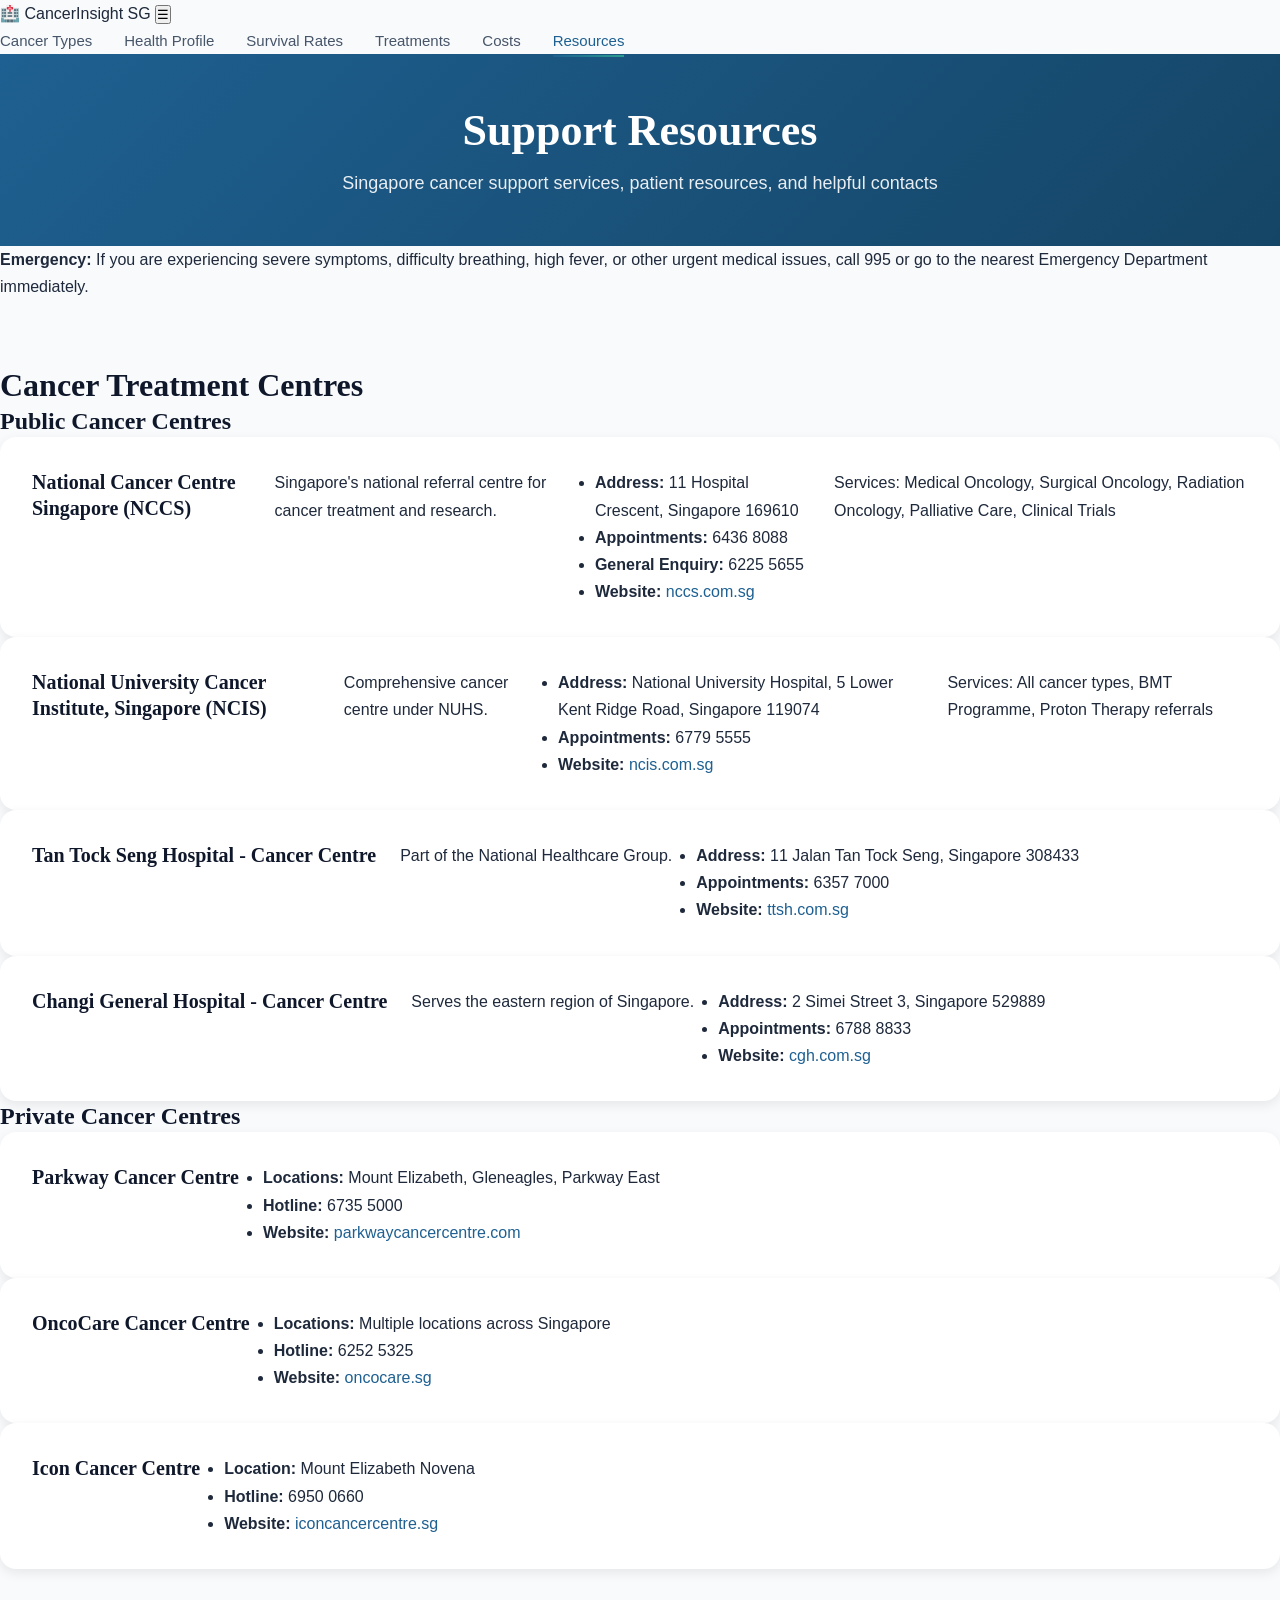
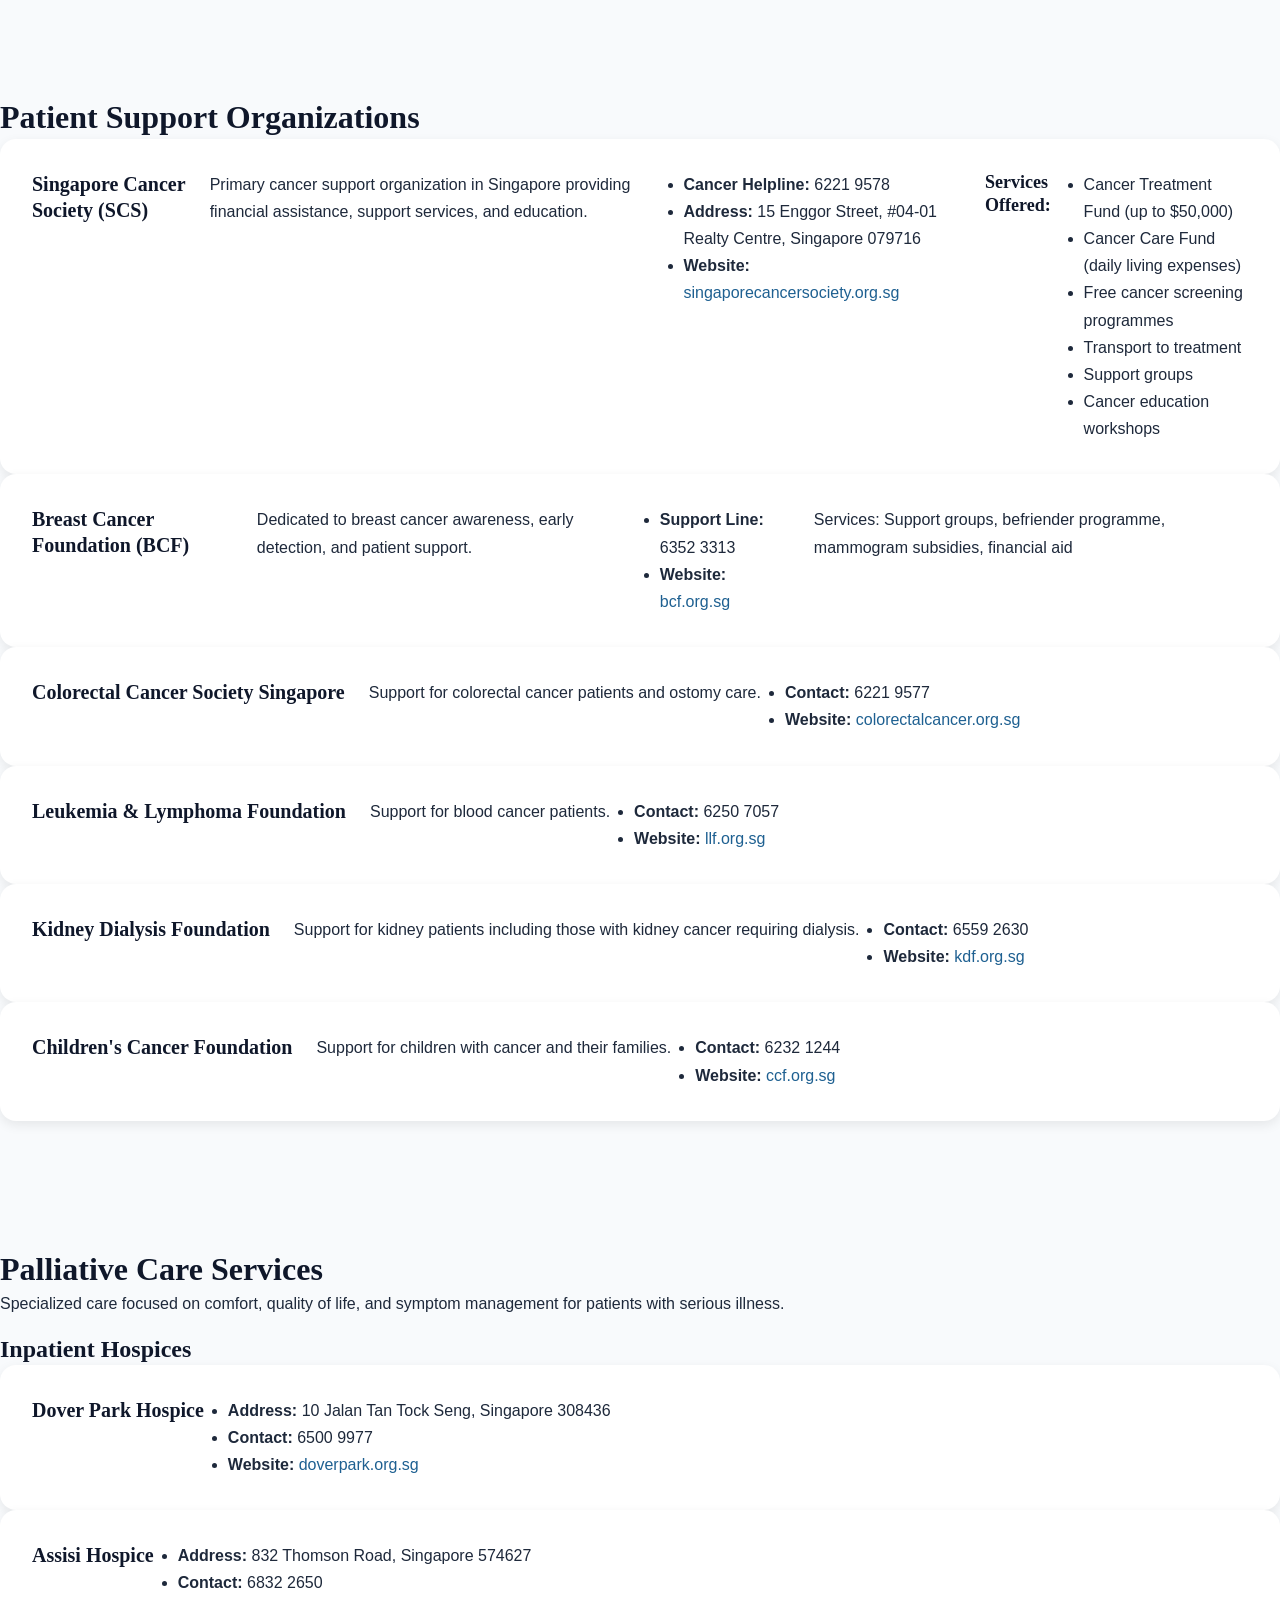
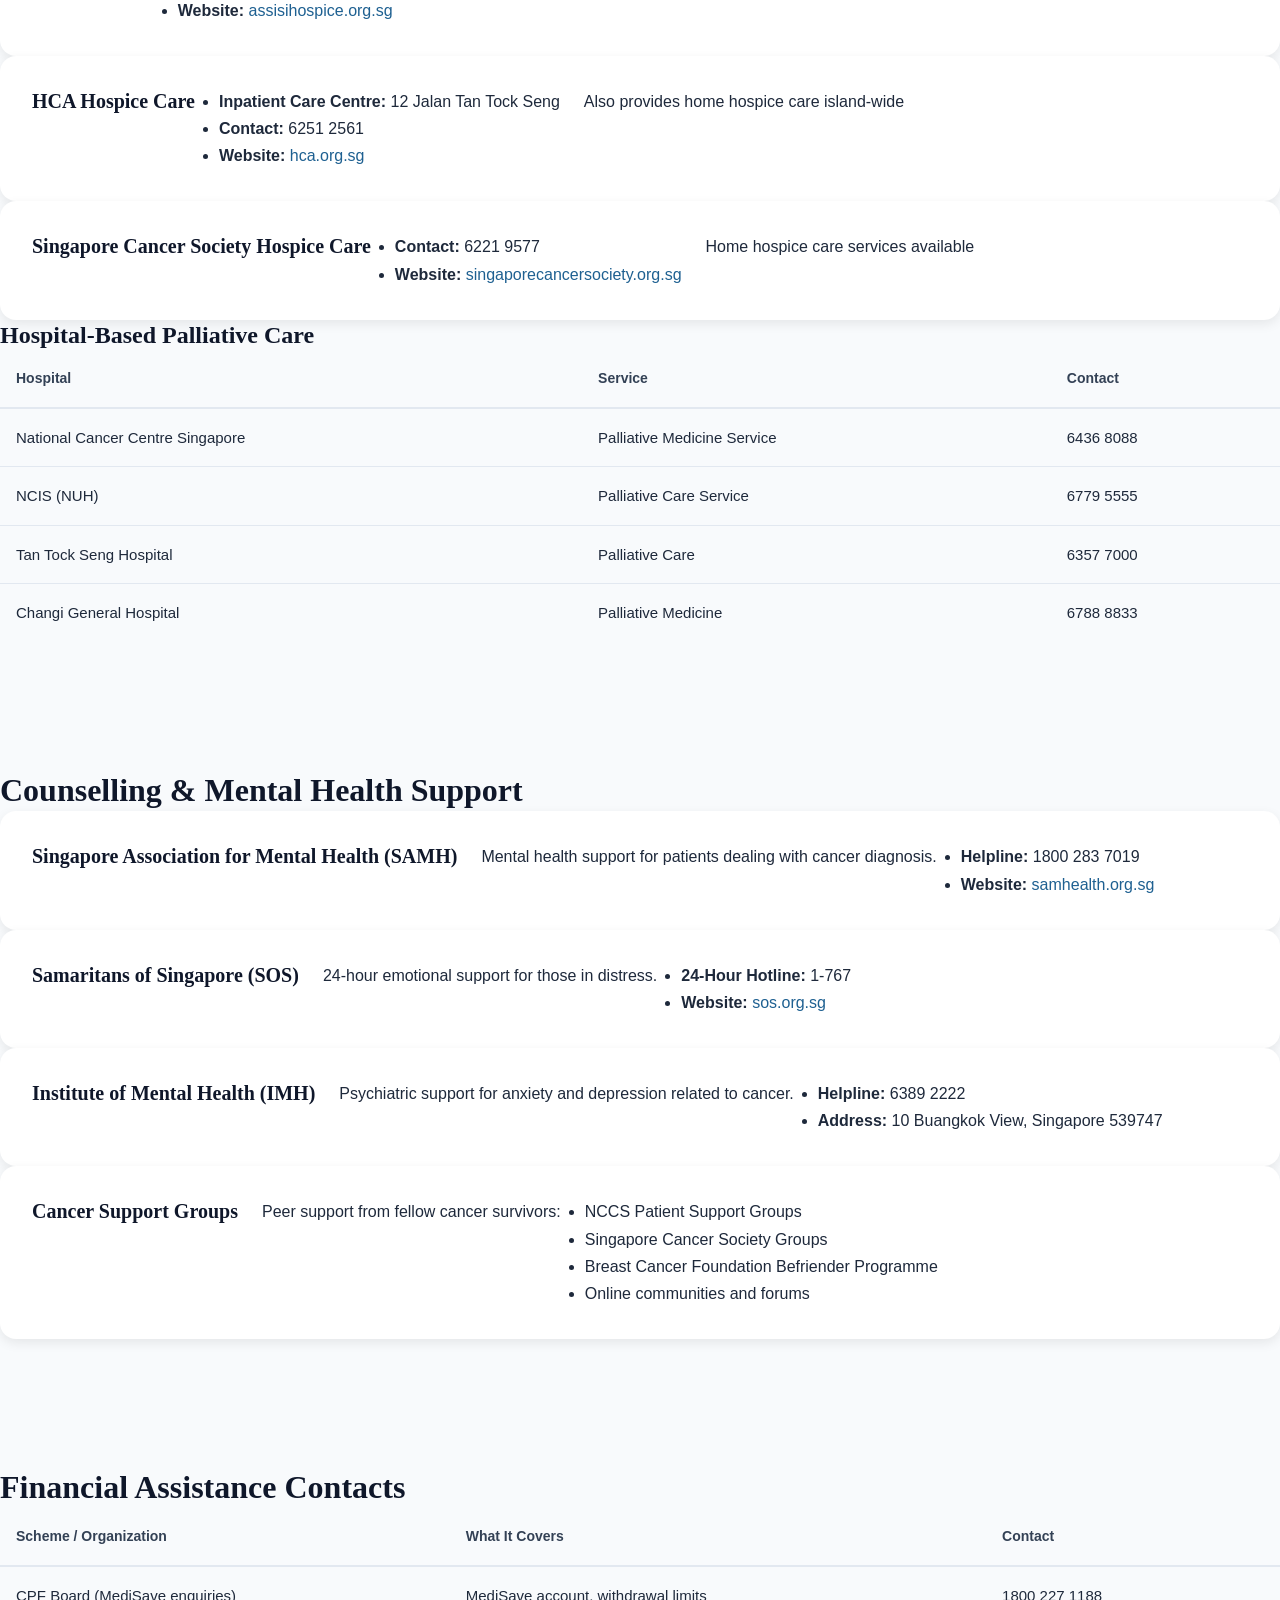
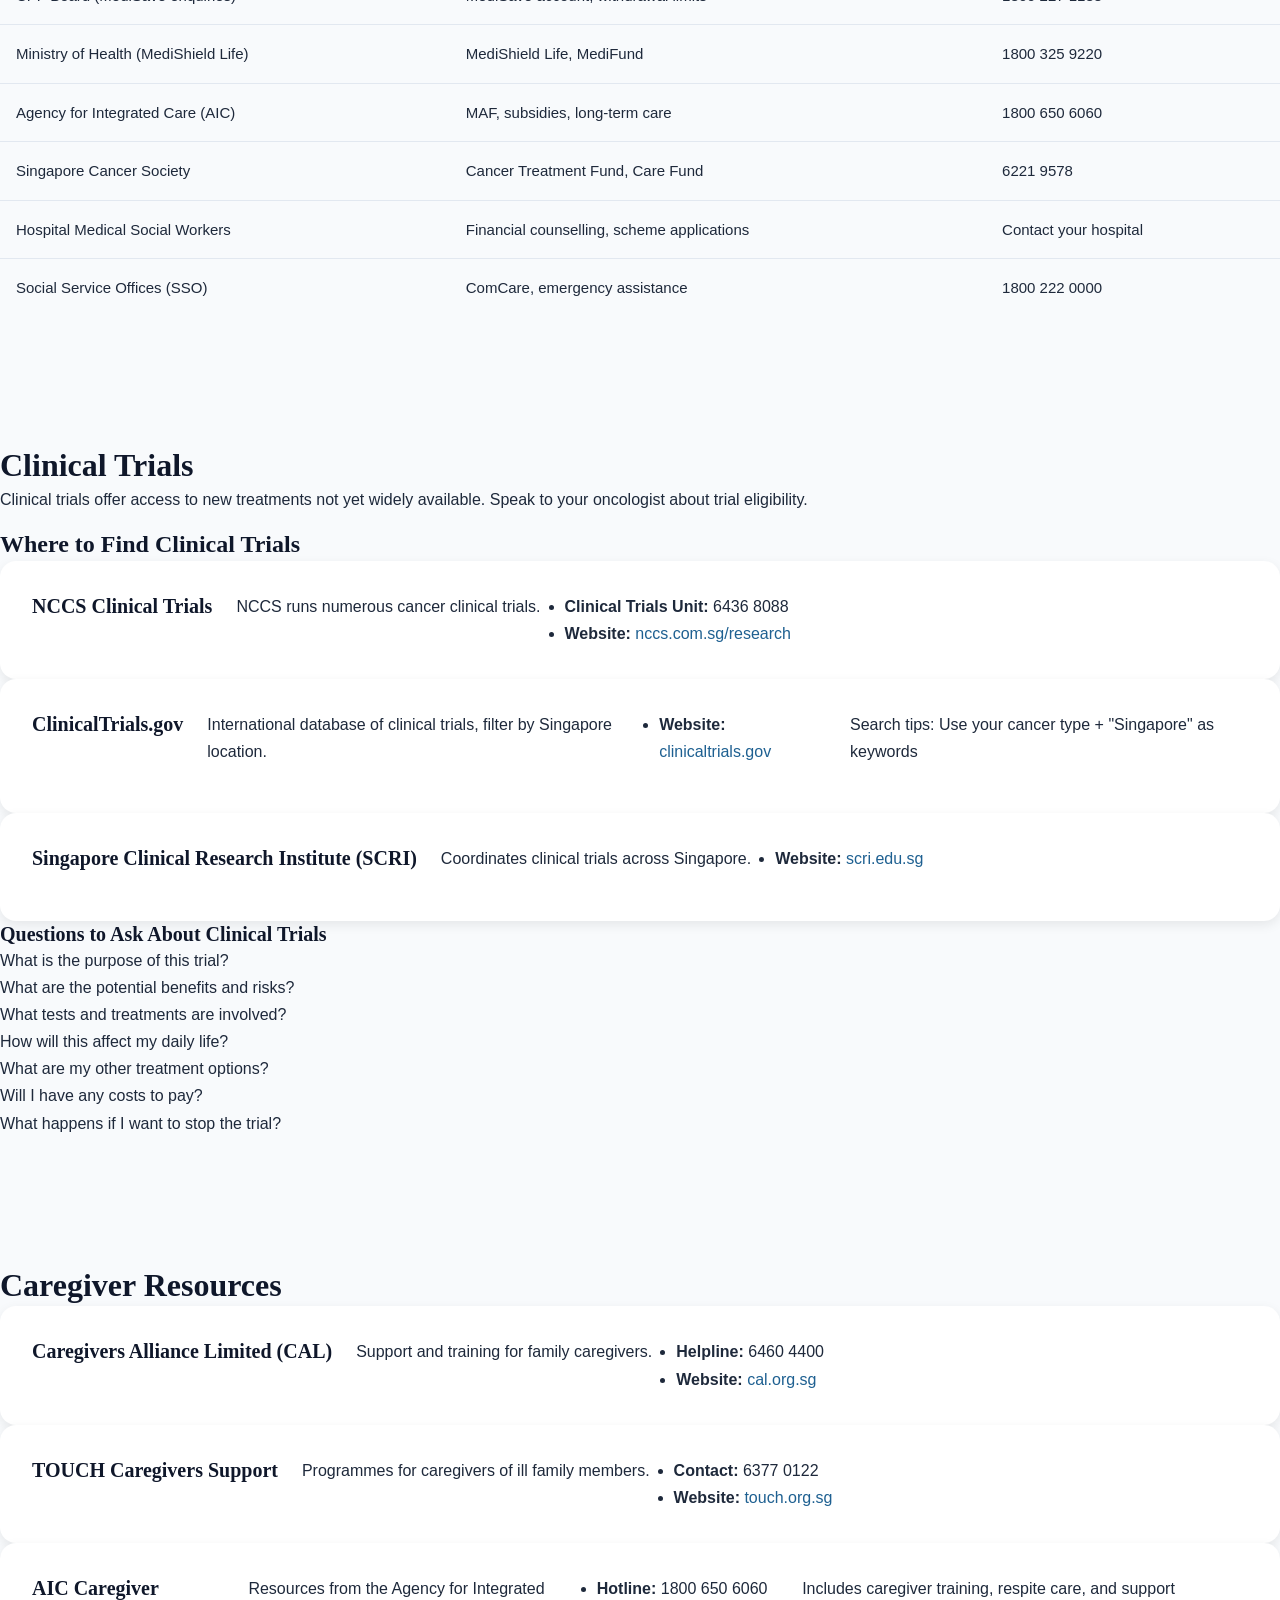
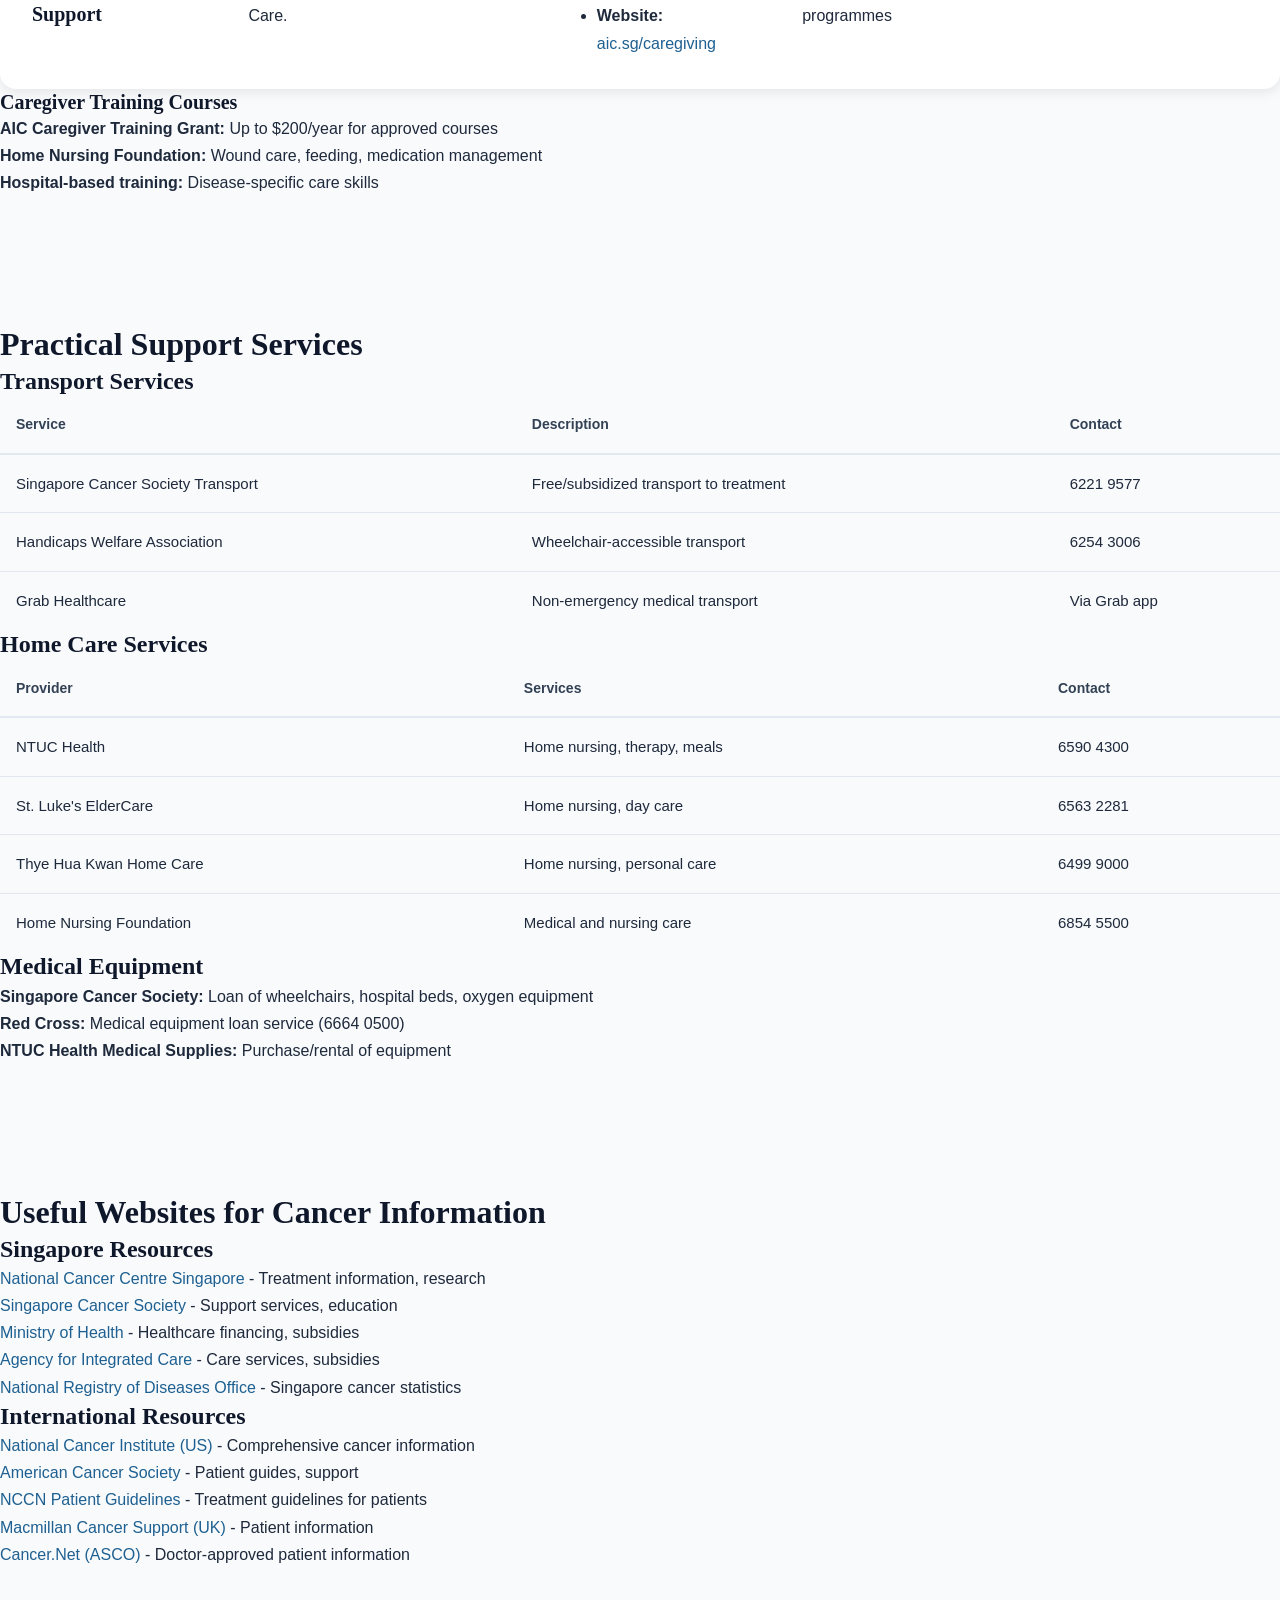
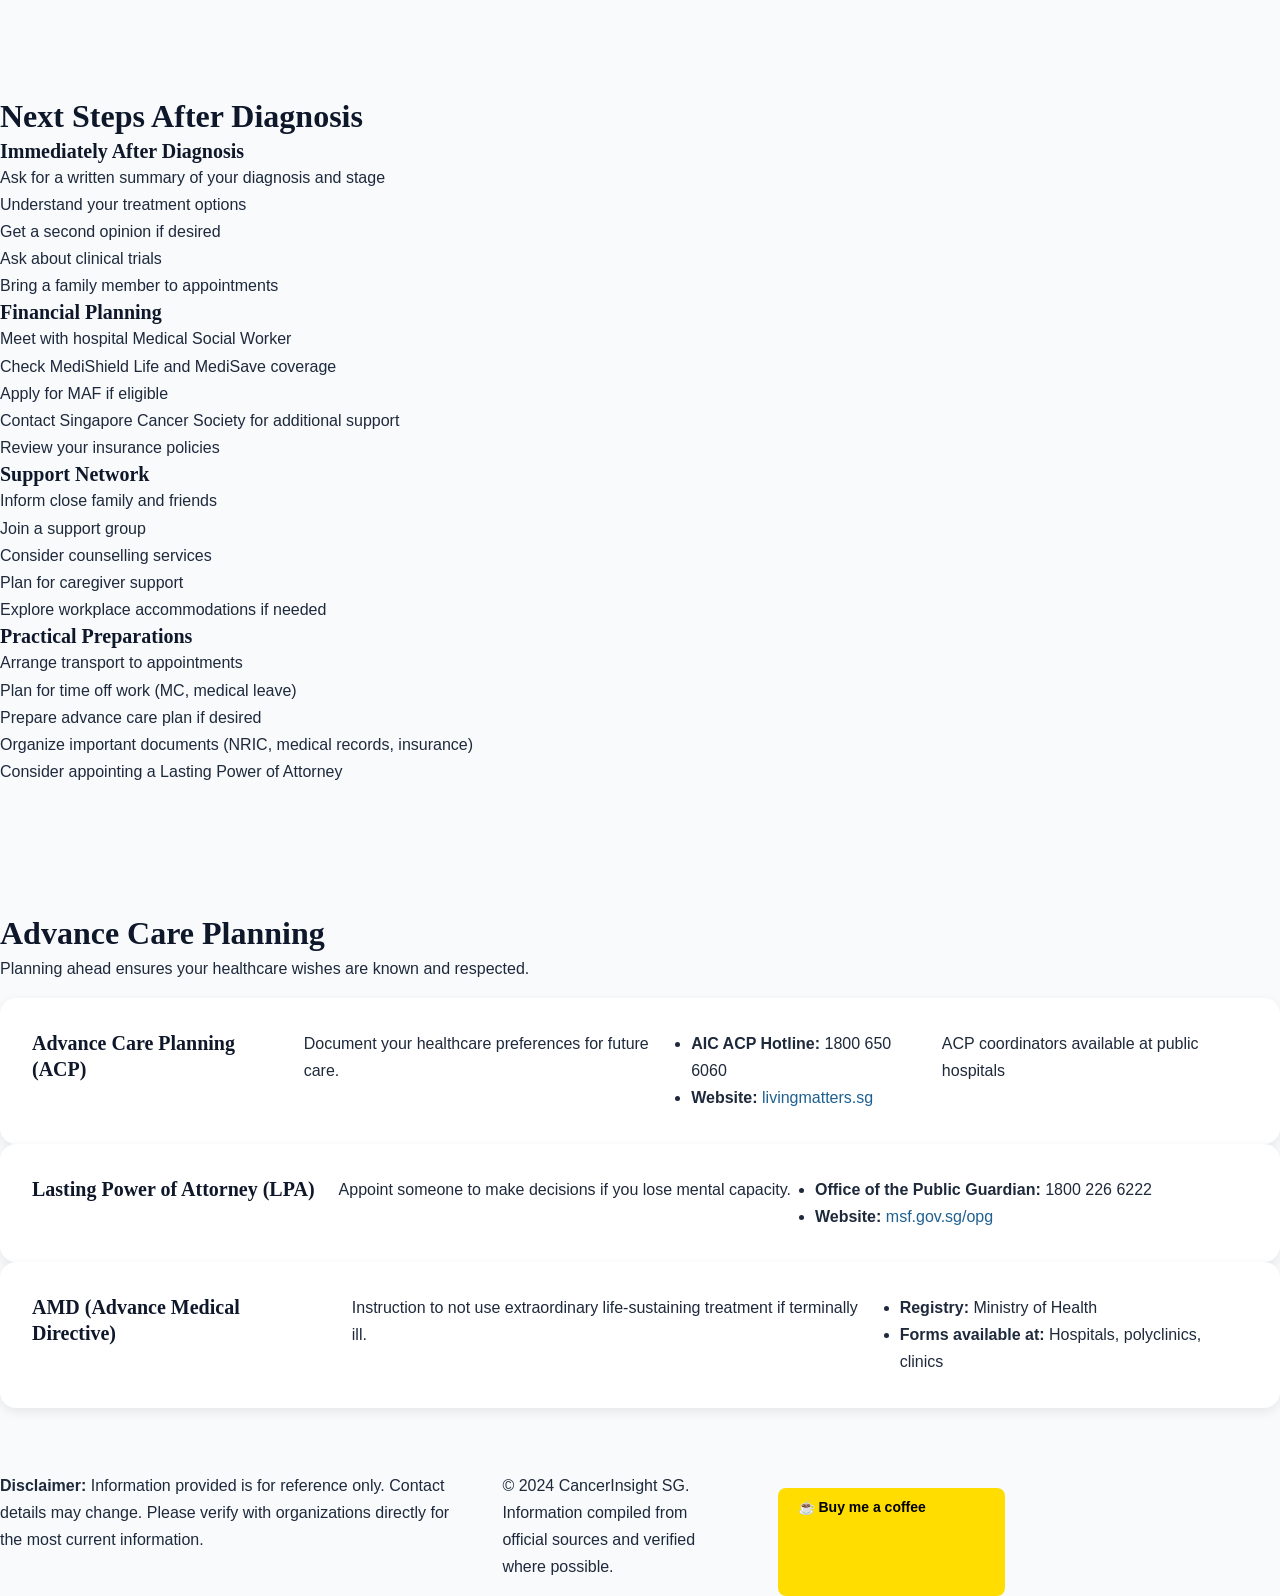
<file: resources.html>
<!DOCTYPE html>
<html lang="en">
<head>
    <meta charset="UTF-8">
    <meta name="viewport" content="width=device-width, initial-scale=1.0">
    <title>Support Resources - CancerInsight SG</title>
    <link rel="stylesheet" href="styles.css">
</head>
<body>
    <nav class="main-nav">
        <div class="nav-brand">
            <span class="nav-logo">🏥</span>
            <span class="nav-title">CancerInsight SG</span>
        </div>
        <ul class="nav-links">
            <li><a href="index.html">Cancer Types</a></li>
            <li><a href="assessment.html">Health Profile</a></li>
            <li><a href="survival.html">Survival Rates</a></li>
            <li><a href="treatment.html">Treatments</a></li>
            <li><a href="costs.html">Costs</a></li>
            <li><a href="resources.html" class="active">Resources</a></li>
        </ul>
    </nav>

    <main class="page-content">
        <div class="page-header">
            <h1>Support Resources</h1>
            <p>Singapore cancer support services, patient resources, and helpful contacts</p>
        </div>

        <!-- Emergency Contact -->
        <div class="alert alert-warning">
            <strong>Emergency:</strong> If you are experiencing severe symptoms, difficulty breathing, high fever, or other urgent medical issues, call 995 or go to the nearest Emergency Department immediately.
        </div>

        <!-- Cancer Centres in Singapore -->
        <section class="section">
            <h2>Cancer Treatment Centres</h2>

            <h3>Public Cancer Centres</h3>
            <div class="resource-cards">
                <div class="resource-card">
                    <h4>National Cancer Centre Singapore (NCCS)</h4>
                    <p>Singapore's national referral centre for cancer treatment and research.</p>
                    <ul class="contact-list">
                        <li><strong>Address:</strong> 11 Hospital Crescent, Singapore 169610</li>
                        <li><strong>Appointments:</strong> 6436 8088</li>
                        <li><strong>General Enquiry:</strong> 6225 5655</li>
                        <li><strong>Website:</strong> <a href="https://www.nccs.com.sg" target="_blank">nccs.com.sg</a></li>
                    </ul>
                    <p class="services-text">Services: Medical Oncology, Surgical Oncology, Radiation Oncology, Palliative Care, Clinical Trials</p>
                </div>

                <div class="resource-card">
                    <h4>National University Cancer Institute, Singapore (NCIS)</h4>
                    <p>Comprehensive cancer centre under NUHS.</p>
                    <ul class="contact-list">
                        <li><strong>Address:</strong> National University Hospital, 5 Lower Kent Ridge Road, Singapore 119074</li>
                        <li><strong>Appointments:</strong> 6779 5555</li>
                        <li><strong>Website:</strong> <a href="https://www.ncis.com.sg" target="_blank">ncis.com.sg</a></li>
                    </ul>
                    <p class="services-text">Services: All cancer types, BMT Programme, Proton Therapy referrals</p>
                </div>

                <div class="resource-card">
                    <h4>Tan Tock Seng Hospital - Cancer Centre</h4>
                    <p>Part of the National Healthcare Group.</p>
                    <ul class="contact-list">
                        <li><strong>Address:</strong> 11 Jalan Tan Tock Seng, Singapore 308433</li>
                        <li><strong>Appointments:</strong> 6357 7000</li>
                        <li><strong>Website:</strong> <a href="https://www.ttsh.com.sg" target="_blank">ttsh.com.sg</a></li>
                    </ul>
                </div>

                <div class="resource-card">
                    <h4>Changi General Hospital - Cancer Centre</h4>
                    <p>Serves the eastern region of Singapore.</p>
                    <ul class="contact-list">
                        <li><strong>Address:</strong> 2 Simei Street 3, Singapore 529889</li>
                        <li><strong>Appointments:</strong> 6788 8833</li>
                        <li><strong>Website:</strong> <a href="https://www.cgh.com.sg" target="_blank">cgh.com.sg</a></li>
                    </ul>
                </div>
            </div>

            <h3>Private Cancer Centres</h3>
            <div class="resource-cards">
                <div class="resource-card">
                    <h4>Parkway Cancer Centre</h4>
                    <ul class="contact-list">
                        <li><strong>Locations:</strong> Mount Elizabeth, Gleneagles, Parkway East</li>
                        <li><strong>Hotline:</strong> 6735 5000</li>
                        <li><strong>Website:</strong> <a href="https://www.parkwaycancercentre.com" target="_blank">parkwaycancercentre.com</a></li>
                    </ul>
                </div>

                <div class="resource-card">
                    <h4>OncoCare Cancer Centre</h4>
                    <ul class="contact-list">
                        <li><strong>Locations:</strong> Multiple locations across Singapore</li>
                        <li><strong>Hotline:</strong> 6252 5325</li>
                        <li><strong>Website:</strong> <a href="https://www.oncocare.sg" target="_blank">oncocare.sg</a></li>
                    </ul>
                </div>

                <div class="resource-card">
                    <h4>Icon Cancer Centre</h4>
                    <ul class="contact-list">
                        <li><strong>Location:</strong> Mount Elizabeth Novena</li>
                        <li><strong>Hotline:</strong> 6950 0660</li>
                        <li><strong>Website:</strong> <a href="https://www.iconcancercentre.sg" target="_blank">iconcancercentre.sg</a></li>
                    </ul>
                </div>
            </div>
        </section>

        <!-- Support Organizations -->
        <section class="section">
            <h2>Patient Support Organizations</h2>

            <div class="resource-cards">
                <div class="resource-card featured">
                    <h4>Singapore Cancer Society (SCS)</h4>
                    <p>Primary cancer support organization in Singapore providing financial assistance, support services, and education.</p>
                    <ul class="contact-list">
                        <li><strong>Cancer Helpline:</strong> 6221 9578</li>
                        <li><strong>Address:</strong> 15 Enggor Street, #04-01 Realty Centre, Singapore 079716</li>
                        <li><strong>Website:</strong> <a href="https://www.singaporecancersociety.org.sg" target="_blank">singaporecancersociety.org.sg</a></li>
                    </ul>
                    <h5>Services Offered:</h5>
                    <ul>
                        <li>Cancer Treatment Fund (up to $50,000)</li>
                        <li>Cancer Care Fund (daily living expenses)</li>
                        <li>Free cancer screening programmes</li>
                        <li>Transport to treatment</li>
                        <li>Support groups</li>
                        <li>Cancer education workshops</li>
                    </ul>
                </div>

                <div class="resource-card">
                    <h4>Breast Cancer Foundation (BCF)</h4>
                    <p>Dedicated to breast cancer awareness, early detection, and patient support.</p>
                    <ul class="contact-list">
                        <li><strong>Support Line:</strong> 6352 3313</li>
                        <li><strong>Website:</strong> <a href="https://www.bcf.org.sg" target="_blank">bcf.org.sg</a></li>
                    </ul>
                    <p>Services: Support groups, befriender programme, mammogram subsidies, financial aid</p>
                </div>

                <div class="resource-card">
                    <h4>Colorectal Cancer Society Singapore</h4>
                    <p>Support for colorectal cancer patients and ostomy care.</p>
                    <ul class="contact-list">
                        <li><strong>Contact:</strong> 6221 9577</li>
                        <li><strong>Website:</strong> <a href="https://www.colorectalcancer.org.sg" target="_blank">colorectalcancer.org.sg</a></li>
                    </ul>
                </div>

                <div class="resource-card">
                    <h4>Leukemia & Lymphoma Foundation</h4>
                    <p>Support for blood cancer patients.</p>
                    <ul class="contact-list">
                        <li><strong>Contact:</strong> 6250 7057</li>
                        <li><strong>Website:</strong> <a href="https://www.llf.org.sg" target="_blank">llf.org.sg</a></li>
                    </ul>
                </div>

                <div class="resource-card">
                    <h4>Kidney Dialysis Foundation</h4>
                    <p>Support for kidney patients including those with kidney cancer requiring dialysis.</p>
                    <ul class="contact-list">
                        <li><strong>Contact:</strong> 6559 2630</li>
                        <li><strong>Website:</strong> <a href="https://www.kdf.org.sg" target="_blank">kdf.org.sg</a></li>
                    </ul>
                </div>

                <div class="resource-card">
                    <h4>Children's Cancer Foundation</h4>
                    <p>Support for children with cancer and their families.</p>
                    <ul class="contact-list">
                        <li><strong>Contact:</strong> 6232 1244</li>
                        <li><strong>Website:</strong> <a href="https://www.ccf.org.sg" target="_blank">ccf.org.sg</a></li>
                    </ul>
                </div>
            </div>
        </section>

        <!-- Palliative Care -->
        <section class="section">
            <h2>Palliative Care Services</h2>
            <p>Specialized care focused on comfort, quality of life, and symptom management for patients with serious illness.</p>

            <h3>Inpatient Hospices</h3>
            <div class="resource-cards">
                <div class="resource-card">
                    <h4>Dover Park Hospice</h4>
                    <ul class="contact-list">
                        <li><strong>Address:</strong> 10 Jalan Tan Tock Seng, Singapore 308436</li>
                        <li><strong>Contact:</strong> 6500 9977</li>
                        <li><strong>Website:</strong> <a href="https://www.doverpark.org.sg" target="_blank">doverpark.org.sg</a></li>
                    </ul>
                </div>

                <div class="resource-card">
                    <h4>Assisi Hospice</h4>
                    <ul class="contact-list">
                        <li><strong>Address:</strong> 832 Thomson Road, Singapore 574627</li>
                        <li><strong>Contact:</strong> 6832 2650</li>
                        <li><strong>Website:</strong> <a href="https://www.assisihospice.org.sg" target="_blank">assisihospice.org.sg</a></li>
                    </ul>
                </div>

                <div class="resource-card">
                    <h4>HCA Hospice Care</h4>
                    <ul class="contact-list">
                        <li><strong>Inpatient Care Centre:</strong> 12 Jalan Tan Tock Seng</li>
                        <li><strong>Contact:</strong> 6251 2561</li>
                        <li><strong>Website:</strong> <a href="https://www.hca.org.sg" target="_blank">hca.org.sg</a></li>
                    </ul>
                    <p>Also provides home hospice care island-wide</p>
                </div>

                <div class="resource-card">
                    <h4>Singapore Cancer Society Hospice Care</h4>
                    <ul class="contact-list">
                        <li><strong>Contact:</strong> 6221 9577</li>
                        <li><strong>Website:</strong> <a href="https://www.singaporecancersociety.org.sg" target="_blank">singaporecancersociety.org.sg</a></li>
                    </ul>
                    <p>Home hospice care services available</p>
                </div>
            </div>

            <h3>Hospital-Based Palliative Care</h3>
            <table class="data-table">
                <thead>
                    <tr>
                        <th>Hospital</th>
                        <th>Service</th>
                        <th>Contact</th>
                    </tr>
                </thead>
                <tbody>
                    <tr>
                        <td>National Cancer Centre Singapore</td>
                        <td>Palliative Medicine Service</td>
                        <td>6436 8088</td>
                    </tr>
                    <tr>
                        <td>NCIS (NUH)</td>
                        <td>Palliative Care Service</td>
                        <td>6779 5555</td>
                    </tr>
                    <tr>
                        <td>Tan Tock Seng Hospital</td>
                        <td>Palliative Care</td>
                        <td>6357 7000</td>
                    </tr>
                    <tr>
                        <td>Changi General Hospital</td>
                        <td>Palliative Medicine</td>
                        <td>6788 8833</td>
                    </tr>
                </tbody>
            </table>
        </section>

        <!-- Counselling & Mental Health -->
        <section class="section">
            <h2>Counselling & Mental Health Support</h2>

            <div class="resource-cards">
                <div class="resource-card">
                    <h4>Singapore Association for Mental Health (SAMH)</h4>
                    <p>Mental health support for patients dealing with cancer diagnosis.</p>
                    <ul class="contact-list">
                        <li><strong>Helpline:</strong> 1800 283 7019</li>
                        <li><strong>Website:</strong> <a href="https://www.samhealth.org.sg" target="_blank">samhealth.org.sg</a></li>
                    </ul>
                </div>

                <div class="resource-card">
                    <h4>Samaritans of Singapore (SOS)</h4>
                    <p>24-hour emotional support for those in distress.</p>
                    <ul class="contact-list">
                        <li><strong>24-Hour Hotline:</strong> 1-767</li>
                        <li><strong>Website:</strong> <a href="https://www.sos.org.sg" target="_blank">sos.org.sg</a></li>
                    </ul>
                </div>

                <div class="resource-card">
                    <h4>Institute of Mental Health (IMH)</h4>
                    <p>Psychiatric support for anxiety and depression related to cancer.</p>
                    <ul class="contact-list">
                        <li><strong>Helpline:</strong> 6389 2222</li>
                        <li><strong>Address:</strong> 10 Buangkok View, Singapore 539747</li>
                    </ul>
                </div>

                <div class="resource-card">
                    <h4>Cancer Support Groups</h4>
                    <p>Peer support from fellow cancer survivors:</p>
                    <ul>
                        <li>NCCS Patient Support Groups</li>
                        <li>Singapore Cancer Society Groups</li>
                        <li>Breast Cancer Foundation Befriender Programme</li>
                        <li>Online communities and forums</li>
                    </ul>
                </div>
            </div>
        </section>

        <!-- Financial Assistance -->
        <section class="section">
            <h2>Financial Assistance Contacts</h2>

            <table class="data-table">
                <thead>
                    <tr>
                        <th>Scheme / Organization</th>
                        <th>What It Covers</th>
                        <th>Contact</th>
                    </tr>
                </thead>
                <tbody>
                    <tr>
                        <td>CPF Board (MediSave enquiries)</td>
                        <td>MediSave account, withdrawal limits</td>
                        <td>1800 227 1188</td>
                    </tr>
                    <tr>
                        <td>Ministry of Health (MediShield Life)</td>
                        <td>MediShield Life, MediFund</td>
                        <td>1800 325 9220</td>
                    </tr>
                    <tr>
                        <td>Agency for Integrated Care (AIC)</td>
                        <td>MAF, subsidies, long-term care</td>
                        <td>1800 650 6060</td>
                    </tr>
                    <tr>
                        <td>Singapore Cancer Society</td>
                        <td>Cancer Treatment Fund, Care Fund</td>
                        <td>6221 9578</td>
                    </tr>
                    <tr>
                        <td>Hospital Medical Social Workers</td>
                        <td>Financial counselling, scheme applications</td>
                        <td>Contact your hospital</td>
                    </tr>
                    <tr>
                        <td>Social Service Offices (SSO)</td>
                        <td>ComCare, emergency assistance</td>
                        <td>1800 222 0000</td>
                    </tr>
                </tbody>
            </table>
        </section>

        <!-- Clinical Trials -->
        <section class="section">
            <h2>Clinical Trials</h2>
            <p>Clinical trials offer access to new treatments not yet widely available. Speak to your oncologist about trial eligibility.</p>

            <h3>Where to Find Clinical Trials</h3>
            <div class="resource-cards">
                <div class="resource-card">
                    <h4>NCCS Clinical Trials</h4>
                    <p>NCCS runs numerous cancer clinical trials.</p>
                    <ul class="contact-list">
                        <li><strong>Clinical Trials Unit:</strong> 6436 8088</li>
                        <li><strong>Website:</strong> <a href="https://www.nccs.com.sg/research" target="_blank">nccs.com.sg/research</a></li>
                    </ul>
                </div>

                <div class="resource-card">
                    <h4>ClinicalTrials.gov</h4>
                    <p>International database of clinical trials, filter by Singapore location.</p>
                    <ul class="contact-list">
                        <li><strong>Website:</strong> <a href="https://clinicaltrials.gov" target="_blank">clinicaltrials.gov</a></li>
                    </ul>
                    <p>Search tips: Use your cancer type + "Singapore" as keywords</p>
                </div>

                <div class="resource-card">
                    <h4>Singapore Clinical Research Institute (SCRI)</h4>
                    <p>Coordinates clinical trials across Singapore.</p>
                    <ul class="contact-list">
                        <li><strong>Website:</strong> <a href="https://www.scri.edu.sg" target="_blank">scri.edu.sg</a></li>
                    </ul>
                </div>
            </div>

            <h4>Questions to Ask About Clinical Trials</h4>
            <ul>
                <li>What is the purpose of this trial?</li>
                <li>What are the potential benefits and risks?</li>
                <li>What tests and treatments are involved?</li>
                <li>How will this affect my daily life?</li>
                <li>What are my other treatment options?</li>
                <li>Will I have any costs to pay?</li>
                <li>What happens if I want to stop the trial?</li>
            </ul>
        </section>

        <!-- Caregiver Resources -->
        <section class="section">
            <h2>Caregiver Resources</h2>

            <div class="resource-cards">
                <div class="resource-card">
                    <h4>Caregivers Alliance Limited (CAL)</h4>
                    <p>Support and training for family caregivers.</p>
                    <ul class="contact-list">
                        <li><strong>Helpline:</strong> 6460 4400</li>
                        <li><strong>Website:</strong> <a href="https://www.cal.org.sg" target="_blank">cal.org.sg</a></li>
                    </ul>
                </div>

                <div class="resource-card">
                    <h4>TOUCH Caregivers Support</h4>
                    <p>Programmes for caregivers of ill family members.</p>
                    <ul class="contact-list">
                        <li><strong>Contact:</strong> 6377 0122</li>
                        <li><strong>Website:</strong> <a href="https://www.touch.org.sg" target="_blank">touch.org.sg</a></li>
                    </ul>
                </div>

                <div class="resource-card">
                    <h4>AIC Caregiver Support</h4>
                    <p>Resources from the Agency for Integrated Care.</p>
                    <ul class="contact-list">
                        <li><strong>Hotline:</strong> 1800 650 6060</li>
                        <li><strong>Website:</strong> <a href="https://www.aic.sg/caregiving" target="_blank">aic.sg/caregiving</a></li>
                    </ul>
                    <p>Includes caregiver training, respite care, and support programmes</p>
                </div>
            </div>

            <h4>Caregiver Training Courses</h4>
            <ul>
                <li><strong>AIC Caregiver Training Grant:</strong> Up to $200/year for approved courses</li>
                <li><strong>Home Nursing Foundation:</strong> Wound care, feeding, medication management</li>
                <li><strong>Hospital-based training:</strong> Disease-specific care skills</li>
            </ul>
        </section>

        <!-- Practical Support -->
        <section class="section">
            <h2>Practical Support Services</h2>

            <h3>Transport Services</h3>
            <table class="data-table">
                <thead>
                    <tr>
                        <th>Service</th>
                        <th>Description</th>
                        <th>Contact</th>
                    </tr>
                </thead>
                <tbody>
                    <tr>
                        <td>Singapore Cancer Society Transport</td>
                        <td>Free/subsidized transport to treatment</td>
                        <td>6221 9577</td>
                    </tr>
                    <tr>
                        <td>Handicaps Welfare Association</td>
                        <td>Wheelchair-accessible transport</td>
                        <td>6254 3006</td>
                    </tr>
                    <tr>
                        <td>Grab Healthcare</td>
                        <td>Non-emergency medical transport</td>
                        <td>Via Grab app</td>
                    </tr>
                </tbody>
            </table>

            <h3>Home Care Services</h3>
            <table class="data-table">
                <thead>
                    <tr>
                        <th>Provider</th>
                        <th>Services</th>
                        <th>Contact</th>
                    </tr>
                </thead>
                <tbody>
                    <tr>
                        <td>NTUC Health</td>
                        <td>Home nursing, therapy, meals</td>
                        <td>6590 4300</td>
                    </tr>
                    <tr>
                        <td>St. Luke's ElderCare</td>
                        <td>Home nursing, day care</td>
                        <td>6563 2281</td>
                    </tr>
                    <tr>
                        <td>Thye Hua Kwan Home Care</td>
                        <td>Home nursing, personal care</td>
                        <td>6499 9000</td>
                    </tr>
                    <tr>
                        <td>Home Nursing Foundation</td>
                        <td>Medical and nursing care</td>
                        <td>6854 5500</td>
                    </tr>
                </tbody>
            </table>

            <h3>Medical Equipment</h3>
            <ul>
                <li><strong>Singapore Cancer Society:</strong> Loan of wheelchairs, hospital beds, oxygen equipment</li>
                <li><strong>Red Cross:</strong> Medical equipment loan service (6664 0500)</li>
                <li><strong>NTUC Health Medical Supplies:</strong> Purchase/rental of equipment</li>
            </ul>
        </section>

        <!-- Useful Websites -->
        <section class="section">
            <h2>Useful Websites for Cancer Information</h2>

            <h3>Singapore Resources</h3>
            <ul class="link-list">
                <li><a href="https://www.nccs.com.sg" target="_blank">National Cancer Centre Singapore</a> - Treatment information, research</li>
                <li><a href="https://www.singaporecancersociety.org.sg" target="_blank">Singapore Cancer Society</a> - Support services, education</li>
                <li><a href="https://www.moh.gov.sg" target="_blank">Ministry of Health</a> - Healthcare financing, subsidies</li>
                <li><a href="https://www.aic.sg" target="_blank">Agency for Integrated Care</a> - Care services, subsidies</li>
                <li><a href="https://www.nrdo.gov.sg" target="_blank">National Registry of Diseases Office</a> - Singapore cancer statistics</li>
            </ul>

            <h3>International Resources</h3>
            <ul class="link-list">
                <li><a href="https://www.cancer.gov" target="_blank">National Cancer Institute (US)</a> - Comprehensive cancer information</li>
                <li><a href="https://www.cancer.org" target="_blank">American Cancer Society</a> - Patient guides, support</li>
                <li><a href="https://www.nccn.org/patients" target="_blank">NCCN Patient Guidelines</a> - Treatment guidelines for patients</li>
                <li><a href="https://www.macmillan.org.uk" target="_blank">Macmillan Cancer Support (UK)</a> - Patient information</li>
                <li><a href="https://www.cancer.net" target="_blank">Cancer.Net (ASCO)</a> - Doctor-approved patient information</li>
            </ul>
        </section>

        <!-- Next Steps Checklist -->
        <section class="section">
            <h2>Next Steps After Diagnosis</h2>

            <div class="checklist">
                <h4>Immediately After Diagnosis</h4>
                <ul class="check-list">
                    <li>Ask for a written summary of your diagnosis and stage</li>
                    <li>Understand your treatment options</li>
                    <li>Get a second opinion if desired</li>
                    <li>Ask about clinical trials</li>
                    <li>Bring a family member to appointments</li>
                </ul>

                <h4>Financial Planning</h4>
                <ul class="check-list">
                    <li>Meet with hospital Medical Social Worker</li>
                    <li>Check MediShield Life and MediSave coverage</li>
                    <li>Apply for MAF if eligible</li>
                    <li>Contact Singapore Cancer Society for additional support</li>
                    <li>Review your insurance policies</li>
                </ul>

                <h4>Support Network</h4>
                <ul class="check-list">
                    <li>Inform close family and friends</li>
                    <li>Join a support group</li>
                    <li>Consider counselling services</li>
                    <li>Plan for caregiver support</li>
                    <li>Explore workplace accommodations if needed</li>
                </ul>

                <h4>Practical Preparations</h4>
                <ul class="check-list">
                    <li>Arrange transport to appointments</li>
                    <li>Plan for time off work (MC, medical leave)</li>
                    <li>Prepare advance care plan if desired</li>
                    <li>Organize important documents (NRIC, medical records, insurance)</li>
                    <li>Consider appointing a Lasting Power of Attorney</li>
                </ul>
            </div>
        </section>

        <!-- Legal & Advance Care -->
        <section class="section">
            <h2>Advance Care Planning</h2>
            <p>Planning ahead ensures your healthcare wishes are known and respected.</p>

            <div class="resource-cards">
                <div class="resource-card">
                    <h4>Advance Care Planning (ACP)</h4>
                    <p>Document your healthcare preferences for future care.</p>
                    <ul class="contact-list">
                        <li><strong>AIC ACP Hotline:</strong> 1800 650 6060</li>
                        <li><strong>Website:</strong> <a href="https://www.livingmatters.sg" target="_blank">livingmatters.sg</a></li>
                    </ul>
                    <p>ACP coordinators available at public hospitals</p>
                </div>

                <div class="resource-card">
                    <h4>Lasting Power of Attorney (LPA)</h4>
                    <p>Appoint someone to make decisions if you lose mental capacity.</p>
                    <ul class="contact-list">
                        <li><strong>Office of the Public Guardian:</strong> 1800 226 6222</li>
                        <li><strong>Website:</strong> <a href="https://www.msf.gov.sg/opg" target="_blank">msf.gov.sg/opg</a></li>
                    </ul>
                </div>

                <div class="resource-card">
                    <h4>AMD (Advance Medical Directive)</h4>
                    <p>Instruction to not use extraordinary life-sustaining treatment if terminally ill.</p>
                    <ul class="contact-list">
                        <li><strong>Registry:</strong> Ministry of Health</li>
                        <li><strong>Forms available at:</strong> Hospitals, polyclinics, clinics</li>
                    </ul>
                </div>
            </div>
        </section>

    </main>

    <footer class="main-footer">
        <div class="footer-content">
            <p><strong>Disclaimer:</strong> Information provided is for reference only. Contact details may change. Please verify with organizations directly for the most current information.</p>
            <p>&copy; 2024 CancerInsight SG. Information compiled from official sources and verified where possible.</p>
            <a href="https://buymeacoffee.com/joelfirenze" target="_blank" class="bmc-link">&#9749; Buy me a coffee</a>
        </div>
    </footer>

    <script src="script.js"></script>
</body>
</html>
</file>
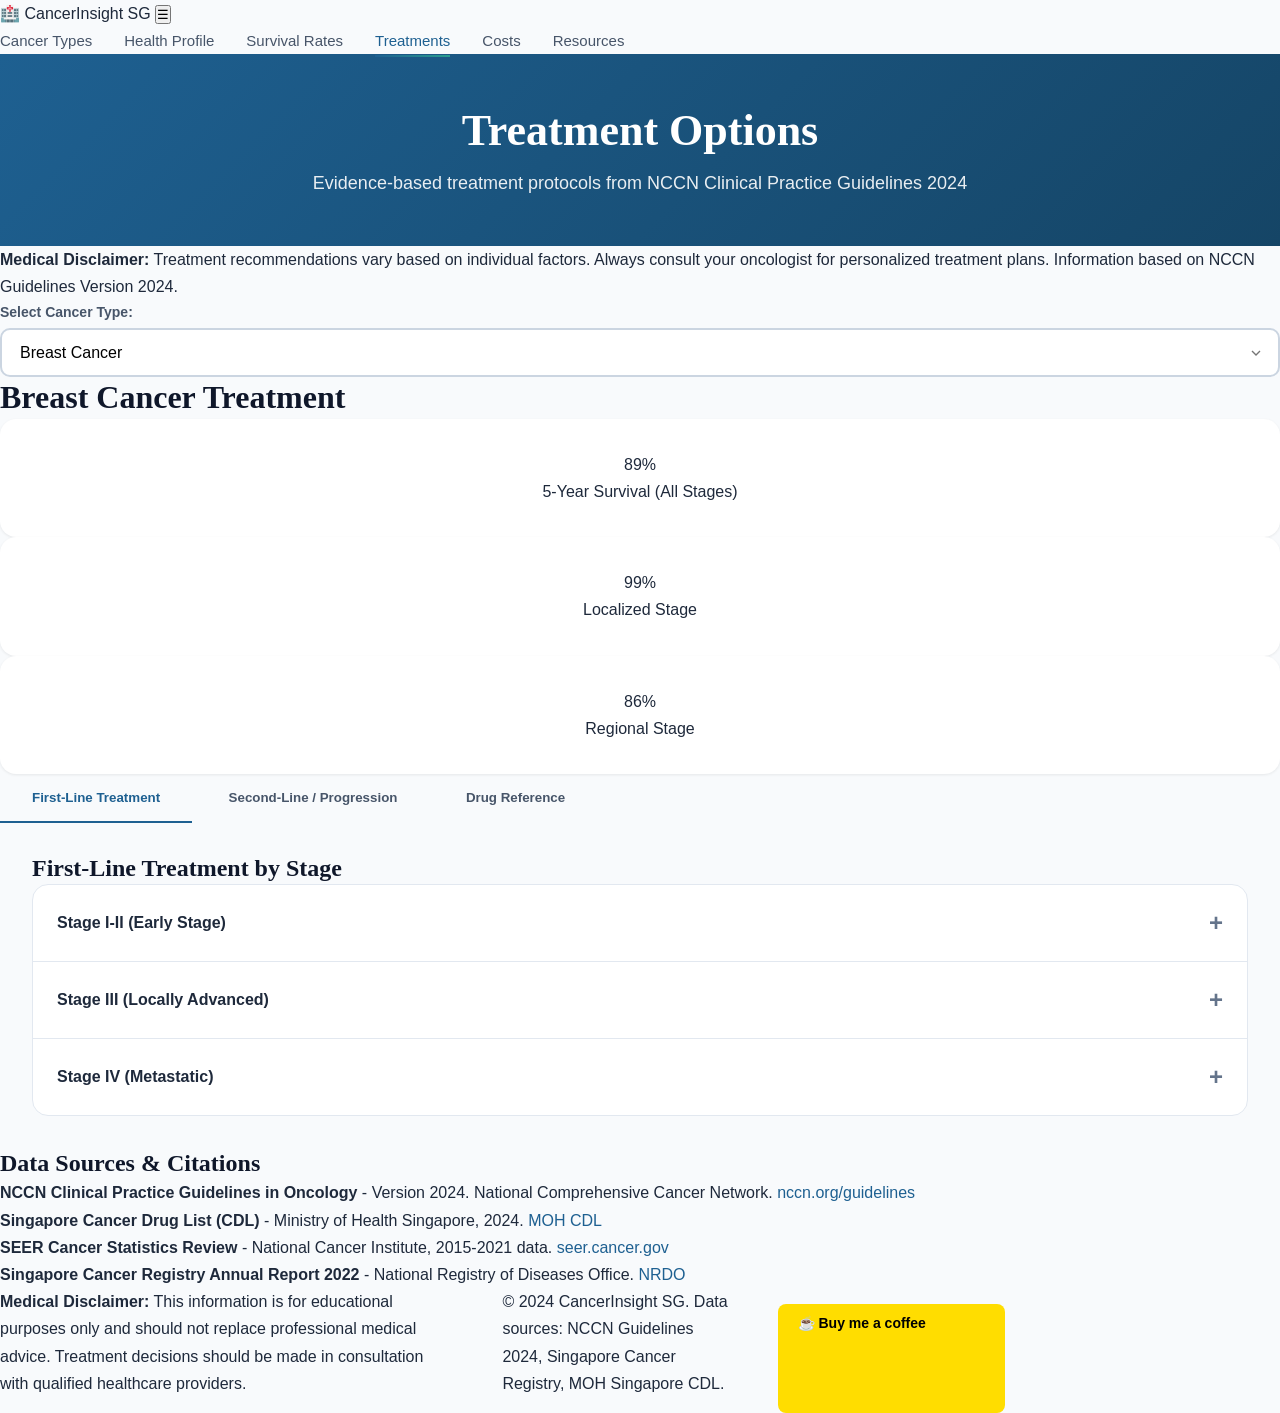
<file: treatment.html>
<!DOCTYPE html>
<html lang="en">
<head>
    <meta charset="UTF-8">
    <meta name="viewport" content="width=device-width, initial-scale=1.0">
    <title>Treatment Options - CancerInsight SG</title>
    <link rel="stylesheet" href="styles.css">
</head>
<body>
    <nav class="main-nav">
        <div class="nav-brand">
            <span class="nav-logo">🏥</span>
            <span class="nav-title">CancerInsight SG</span>
        </div>
        <ul class="nav-links">
            <li><a href="index.html">Cancer Types</a></li>
            <li><a href="assessment.html">Health Profile</a></li>
            <li><a href="survival.html">Survival Rates</a></li>
            <li><a href="treatment.html" class="active">Treatments</a></li>
            <li><a href="costs.html">Costs</a></li>
            <li><a href="resources.html">Resources</a></li>
        </ul>
    </nav>

    <main class="page-content">
        <div class="page-header">
            <h1>Treatment Options</h1>
            <p>Evidence-based treatment protocols from NCCN Clinical Practice Guidelines 2024</p>
        </div>

        <div class="alert alert-warning">
            <strong>Medical Disclaimer:</strong> Treatment recommendations vary based on individual factors.
            Always consult your oncologist for personalized treatment plans. Information based on NCCN Guidelines Version 2024.
        </div>

        <!-- Cancer Type Selector -->
        <div class="filter-section">
            <div class="filter-group">
                <label for="cancer-select">Select Cancer Type:</label>
                <select id="cancer-select" class="form-select">
                    <option value="breast">Breast Cancer</option>
                    <option value="colorectal">Colorectal Cancer</option>
                    <option value="lung">Lung Cancer</option>
                    <option value="prostate">Prostate Cancer</option>
                    <option value="liver">Liver Cancer (HCC)</option>
                    <option value="stomach">Stomach Cancer</option>
                    <option value="ovary">Ovarian Cancer</option>
                    <option value="uterus">Uterine Cancer</option>
                    <option value="cervix">Cervical Cancer</option>
                    <option value="thyroid">Thyroid Cancer</option>
                    <option value="lymphoma">Lymphoma</option>
                    <option value="kidney">Kidney Cancer</option>
                    <option value="bladder">Bladder Cancer</option>
                    <option value="pancreas">Pancreatic Cancer</option>
                    <option value="nasopharyngeal">Nasopharyngeal Cancer</option>
                </select>
            </div>
        </div>

        <!-- Treatment Content Sections -->
        <div id="treatment-content">

            <!-- BREAST CANCER -->
            <section id="breast-treatment" class="treatment-section">
                <h2>Breast Cancer Treatment</h2>

                <div class="treatment-overview">
                    <div class="stat-card">
                        <div class="stat-value">89%</div>
                        <div class="stat-label">5-Year Survival (All Stages)</div>
                    </div>
                    <div class="stat-card">
                        <div class="stat-value">99%</div>
                        <div class="stat-label">Localized Stage</div>
                    </div>
                    <div class="stat-card">
                        <div class="stat-value">86%</div>
                        <div class="stat-label">Regional Stage</div>
                    </div>
                </div>

                <div class="tabs">
                    <button class="tab-btn active" data-tab="breast-first">First-Line Treatment</button>
                    <button class="tab-btn" data-tab="breast-second">Second-Line / Progression</button>
                    <button class="tab-btn" data-tab="breast-drugs">Drug Reference</button>
                </div>

                <div id="breast-first" class="tab-content active">
                    <h3>First-Line Treatment by Stage</h3>

                    <div class="accordion">
                        <div class="accordion-item">
                            <button class="accordion-header">Stage I-II (Early Stage)</button>
                            <div class="accordion-content">
                                <h4>Surgery Options</h4>
                                <ul>
                                    <li><strong>Lumpectomy (Breast-Conserving Surgery)</strong> - Removes tumor with margin of healthy tissue</li>
                                    <li><strong>Mastectomy</strong> - Total removal of breast tissue</li>
                                    <li><strong>Sentinel Lymph Node Biopsy</strong> - Check for spread</li>
                                </ul>

                                <h4>Adjuvant Therapy</h4>
                                <table class="data-table">
                                    <thead>
                                        <tr>
                                            <th>Subtype</th>
                                            <th>Treatment</th>
                                            <th>Duration</th>
                                        </tr>
                                    </thead>
                                    <tbody>
                                        <tr>
                                            <td>HR+/HER2-</td>
                                            <td>Endocrine therapy (Tamoxifen or Aromatase Inhibitor)</td>
                                            <td>5-10 years</td>
                                        </tr>
                                        <tr>
                                            <td>HER2+</td>
                                            <td>Trastuzumab + Chemotherapy</td>
                                            <td>1 year (Trastuzumab)</td>
                                        </tr>
                                        <tr>
                                            <td>Triple Negative</td>
                                            <td>Chemotherapy (AC-T or TC regimen)</td>
                                            <td>4-6 months</td>
                                        </tr>
                                    </tbody>
                                </table>

                                <h4>Radiation</h4>
                                <p>Required after lumpectomy; 3-6 weeks of daily treatment</p>
                            </div>
                        </div>

                        <div class="accordion-item">
                            <button class="accordion-header">Stage III (Locally Advanced)</button>
                            <div class="accordion-content">
                                <h4>Neoadjuvant (Before Surgery)</h4>
                                <table class="data-table">
                                    <thead>
                                        <tr>
                                            <th>Subtype</th>
                                            <th>Regimen</th>
                                            <th>Cycles</th>
                                        </tr>
                                    </thead>
                                    <tbody>
                                        <tr>
                                            <td>HER2+</td>
                                            <td>TCHP (Docetaxel, Carboplatin, Trastuzumab, Pertuzumab)</td>
                                            <td>6 cycles</td>
                                        </tr>
                                        <tr>
                                            <td>Triple Negative</td>
                                            <td>Pembrolizumab + Chemotherapy</td>
                                            <td>8 cycles</td>
                                        </tr>
                                        <tr>
                                            <td>HR+/HER2-</td>
                                            <td>AC-T (Doxorubicin, Cyclophosphamide, Paclitaxel)</td>
                                            <td>8 cycles</td>
                                        </tr>
                                    </tbody>
                                </table>

                                <h4>Surgery</h4>
                                <p>Modified radical mastectomy with axillary dissection typically recommended</p>

                                <h4>Post-Surgery</h4>
                                <p>Radiation therapy + continued systemic therapy based on subtype</p>
                            </div>
                        </div>

                        <div class="accordion-item">
                            <button class="accordion-header">Stage IV (Metastatic)</button>
                            <div class="accordion-content">
                                <h4>Treatment Goals</h4>
                                <p>Focus on disease control, symptom management, and quality of life</p>

                                <table class="data-table">
                                    <thead>
                                        <tr>
                                            <th>Subtype</th>
                                            <th>First-Line Regimen</th>
                                            <th>Response Rate</th>
                                        </tr>
                                    </thead>
                                    <tbody>
                                        <tr>
                                            <td>HR+/HER2-</td>
                                            <td>CDK4/6 inhibitor + Aromatase Inhibitor</td>
                                            <td>40-55%</td>
                                        </tr>
                                        <tr>
                                            <td>HER2+</td>
                                            <td>Trastuzumab + Pertuzumab + Docetaxel</td>
                                            <td>80%</td>
                                        </tr>
                                        <tr>
                                            <td>Triple Negative</td>
                                            <td>Pembrolizumab + Chemotherapy (if PD-L1+)</td>
                                            <td>45%</td>
                                        </tr>
                                        <tr>
                                            <td>BRCA mutated</td>
                                            <td>PARP inhibitor (Olaparib/Talazoparib)</td>
                                            <td>60%</td>
                                        </tr>
                                    </tbody>
                                </table>
                            </div>
                        </div>
                    </div>
                </div>

                <div id="breast-second" class="tab-content">
                    <h3>Second-Line & Progression Treatment</h3>

                    <table class="data-table">
                        <thead>
                            <tr>
                                <th>After Progression On</th>
                                <th>Second-Line Options</th>
                                <th>Third-Line Options</th>
                            </tr>
                        </thead>
                        <tbody>
                            <tr>
                                <td>CDK4/6i + AI (HR+)</td>
                                <td>Fulvestrant + Alpelisib (if PIK3CA+)<br>Everolimus + Exemestane</td>
                                <td>Sacituzumab govitecan<br>Chemotherapy</td>
                            </tr>
                            <tr>
                                <td>Trastuzumab-based (HER2+)</td>
                                <td>T-DM1 (Ado-trastuzumab emtansine)<br>Trastuzumab deruxtecan</td>
                                <td>Tucatinib + Trastuzumab + Capecitabine<br>Lapatinib combinations</td>
                            </tr>
                            <tr>
                                <td>Chemotherapy (TNBC)</td>
                                <td>Sacituzumab govitecan<br>Different chemo regimen</td>
                                <td>Clinical trials<br>Palliative chemotherapy</td>
                            </tr>
                        </tbody>
                    </table>

                    <h4>Brain Metastases</h4>
                    <ul>
                        <li>HER2+: Tucatinib + Trastuzumab + Capecitabine (crosses blood-brain barrier)</li>
                        <li>Stereotactic radiosurgery for limited metastases</li>
                        <li>Whole brain radiation for extensive disease</li>
                    </ul>
                </div>

                <div id="breast-drugs" class="tab-content">
                    <h3>Complete Drug Reference - Breast Cancer</h3>

                    <h4>Chemotherapy Agents</h4>
                    <table class="data-table">
                        <thead>
                            <tr>
                                <th>Drug</th>
                                <th>Class</th>
                                <th>Route</th>
                                <th>Common Side Effects</th>
                                <th>CDL Status</th>
                            </tr>
                        </thead>
                        <tbody>
                            <tr>
                                <td>Doxorubicin (Adriamycin)</td>
                                <td>Anthracycline</td>
                                <td>IV</td>
                                <td>Cardiotoxicity, hair loss, nausea</td>
                                <td>✓ Listed</td>
                            </tr>
                            <tr>
                                <td>Cyclophosphamide</td>
                                <td>Alkylating</td>
                                <td>IV/Oral</td>
                                <td>Low blood counts, nausea, bladder irritation</td>
                                <td>✓ Listed</td>
                            </tr>
                            <tr>
                                <td>Paclitaxel (Taxol)</td>
                                <td>Taxane</td>
                                <td>IV</td>
                                <td>Neuropathy, hair loss, muscle pain</td>
                                <td>✓ Listed</td>
                            </tr>
                            <tr>
                                <td>Docetaxel (Taxotere)</td>
                                <td>Taxane</td>
                                <td>IV</td>
                                <td>Neuropathy, fluid retention, nail changes</td>
                                <td>✓ Listed</td>
                            </tr>
                            <tr>
                                <td>Capecitabine (Xeloda)</td>
                                <td>Antimetabolite</td>
                                <td>Oral</td>
                                <td>Hand-foot syndrome, diarrhea, fatigue</td>
                                <td>✓ Listed</td>
                            </tr>
                            <tr>
                                <td>Carboplatin</td>
                                <td>Platinum</td>
                                <td>IV</td>
                                <td>Low blood counts, nausea, kidney effects</td>
                                <td>✓ Listed</td>
                            </tr>
                        </tbody>
                    </table>

                    <h4>Targeted Therapy - HER2+</h4>
                    <table class="data-table">
                        <thead>
                            <tr>
                                <th>Drug</th>
                                <th>Mechanism</th>
                                <th>Route</th>
                                <th>Side Effects</th>
                                <th>CDL Status</th>
                            </tr>
                        </thead>
                        <tbody>
                            <tr>
                                <td>Trastuzumab (Herceptin)</td>
                                <td>HER2 antibody</td>
                                <td>IV/SC</td>
                                <td>Cardiotoxicity, infusion reactions</td>
                                <td>✓ Listed</td>
                            </tr>
                            <tr>
                                <td>Pertuzumab (Perjeta)</td>
                                <td>HER2 dimerization inhibitor</td>
                                <td>IV</td>
                                <td>Diarrhea, rash, cardiotoxicity</td>
                                <td>✓ Listed</td>
                            </tr>
                            <tr>
                                <td>T-DM1 (Kadcyla)</td>
                                <td>Antibody-drug conjugate</td>
                                <td>IV</td>
                                <td>Thrombocytopenia, liver toxicity</td>
                                <td>✓ Listed</td>
                            </tr>
                            <tr>
                                <td>Trastuzumab deruxtecan (Enhertu)</td>
                                <td>Antibody-drug conjugate</td>
                                <td>IV</td>
                                <td>Lung toxicity, nausea, fatigue</td>
                                <td>✓ Listed</td>
                            </tr>
                            <tr>
                                <td>Tucatinib (Tukysa)</td>
                                <td>HER2 TKI</td>
                                <td>Oral</td>
                                <td>Diarrhea, hand-foot syndrome, liver toxicity</td>
                                <td>✓ Listed</td>
                            </tr>
                            <tr>
                                <td>Lapatinib (Tykerb)</td>
                                <td>HER2/EGFR TKI</td>
                                <td>Oral</td>
                                <td>Diarrhea, rash, liver toxicity</td>
                                <td>✓ Listed</td>
                            </tr>
                        </tbody>
                    </table>

                    <h4>Endocrine Therapy (HR+)</h4>
                    <table class="data-table">
                        <thead>
                            <tr>
                                <th>Drug</th>
                                <th>Class</th>
                                <th>Patient</th>
                                <th>Side Effects</th>
                                <th>CDL Status</th>
                            </tr>
                        </thead>
                        <tbody>
                            <tr>
                                <td>Tamoxifen</td>
                                <td>SERM</td>
                                <td>Pre/Post-menopausal</td>
                                <td>Hot flashes, blood clots, uterine cancer risk</td>
                                <td>✓ Listed</td>
                            </tr>
                            <tr>
                                <td>Letrozole (Femara)</td>
                                <td>Aromatase Inhibitor</td>
                                <td>Post-menopausal</td>
                                <td>Joint pain, bone loss, hot flashes</td>
                                <td>✓ Listed</td>
                            </tr>
                            <tr>
                                <td>Anastrozole (Arimidex)</td>
                                <td>Aromatase Inhibitor</td>
                                <td>Post-menopausal</td>
                                <td>Joint pain, bone loss, fatigue</td>
                                <td>✓ Listed</td>
                            </tr>
                            <tr>
                                <td>Exemestane (Aromasin)</td>
                                <td>Aromatase Inhibitor</td>
                                <td>Post-menopausal</td>
                                <td>Joint pain, hot flashes, fatigue</td>
                                <td>✓ Listed</td>
                            </tr>
                            <tr>
                                <td>Fulvestrant (Faslodex)</td>
                                <td>SERD</td>
                                <td>Post-menopausal</td>
                                <td>Injection site pain, hot flashes</td>
                                <td>✓ Listed</td>
                            </tr>
                        </tbody>
                    </table>

                    <h4>CDK4/6 Inhibitors (HR+/HER2-)</h4>
                    <table class="data-table">
                        <thead>
                            <tr>
                                <th>Drug</th>
                                <th>Dose</th>
                                <th>Schedule</th>
                                <th>Key Side Effects</th>
                                <th>CDL Status</th>
                            </tr>
                        </thead>
                        <tbody>
                            <tr>
                                <td>Palbociclib (Ibrance)</td>
                                <td>125mg</td>
                                <td>21 days on, 7 days off</td>
                                <td>Neutropenia, fatigue, nausea</td>
                                <td>✓ Listed</td>
                            </tr>
                            <tr>
                                <td>Ribociclib (Kisqali)</td>
                                <td>600mg</td>
                                <td>21 days on, 7 days off</td>
                                <td>Neutropenia, QT prolongation, liver toxicity</td>
                                <td>✓ Listed</td>
                            </tr>
                            <tr>
                                <td>Abemaciclib (Verzenio)</td>
                                <td>150mg</td>
                                <td>Continuous twice daily</td>
                                <td>Diarrhea, neutropenia, fatigue</td>
                                <td>✓ Listed</td>
                            </tr>
                        </tbody>
                    </table>

                    <h4>PARP Inhibitors (BRCA-mutated)</h4>
                    <table class="data-table">
                        <thead>
                            <tr>
                                <th>Drug</th>
                                <th>Dose</th>
                                <th>Indication</th>
                                <th>Key Side Effects</th>
                                <th>CDL Status</th>
                            </tr>
                        </thead>
                        <tbody>
                            <tr>
                                <td>Olaparib (Lynparza)</td>
                                <td>300mg twice daily</td>
                                <td>gBRCA+ metastatic</td>
                                <td>Anemia, fatigue, nausea</td>
                                <td>✓ Listed</td>
                            </tr>
                            <tr>
                                <td>Talazoparib (Talzenna)</td>
                                <td>1mg daily</td>
                                <td>gBRCA+ metastatic</td>
                                <td>Anemia, fatigue, nausea</td>
                                <td>✓ Listed</td>
                            </tr>
                        </tbody>
                    </table>

                    <h4>Immunotherapy</h4>
                    <table class="data-table">
                        <thead>
                            <tr>
                                <th>Drug</th>
                                <th>Mechanism</th>
                                <th>Indication</th>
                                <th>Key Side Effects</th>
                                <th>CDL Status</th>
                            </tr>
                        </thead>
                        <tbody>
                            <tr>
                                <td>Pembrolizumab (Keytruda)</td>
                                <td>PD-1 inhibitor</td>
                                <td>TNBC (PD-L1+ or high-risk early stage)</td>
                                <td>Immune-related adverse events</td>
                                <td>✓ Listed</td>
                            </tr>
                        </tbody>
                    </table>

                    <h4>Antibody-Drug Conjugates</h4>
                    <table class="data-table">
                        <thead>
                            <tr>
                                <th>Drug</th>
                                <th>Target</th>
                                <th>Indication</th>
                                <th>Key Side Effects</th>
                                <th>CDL Status</th>
                            </tr>
                        </thead>
                        <tbody>
                            <tr>
                                <td>Sacituzumab govitecan (Trodelvy)</td>
                                <td>Trop-2</td>
                                <td>TNBC, HR+/HER2- after multiple lines</td>
                                <td>Neutropenia, diarrhea, nausea</td>
                                <td>✓ Listed</td>
                            </tr>
                        </tbody>
                    </table>
                </div>
            </section>

            <!-- COLORECTAL CANCER -->
            <section id="colorectal-treatment" class="treatment-section" style="display:none;">
                <h2>Colorectal Cancer Treatment</h2>

                <div class="treatment-overview">
                    <div class="stat-card">
                        <div class="stat-value">65%</div>
                        <div class="stat-label">5-Year Survival (All Stages)</div>
                    </div>
                    <div class="stat-card">
                        <div class="stat-value">91%</div>
                        <div class="stat-label">Localized Stage</div>
                    </div>
                    <div class="stat-card">
                        <div class="stat-value">72%</div>
                        <div class="stat-label">Regional Stage</div>
                    </div>
                </div>

                <div class="tabs">
                    <button class="tab-btn active" data-tab="crc-first">First-Line Treatment</button>
                    <button class="tab-btn" data-tab="crc-second">Second-Line / Progression</button>
                    <button class="tab-btn" data-tab="crc-drugs">Drug Reference</button>
                </div>

                <div id="crc-first" class="tab-content active">
                    <h3>First-Line Treatment by Stage</h3>

                    <div class="accordion">
                        <div class="accordion-item">
                            <button class="accordion-header">Stage I</button>
                            <div class="accordion-content">
                                <h4>Surgery (Curative Intent)</h4>
                                <ul>
                                    <li><strong>Polypectomy</strong> - For cancers in polyps during colonoscopy</li>
                                    <li><strong>Colectomy</strong> - Surgical removal of affected colon segment</li>
                                </ul>
                                <p><strong>Adjuvant therapy:</strong> Not typically required for Stage I</p>
                            </div>
                        </div>

                        <div class="accordion-item">
                            <button class="accordion-header">Stage II</button>
                            <div class="accordion-content">
                                <h4>Surgery</h4>
                                <p>Colectomy with adequate lymph node sampling (≥12 nodes)</p>

                                <h4>Adjuvant Chemotherapy</h4>
                                <p>Consider for high-risk features:</p>
                                <ul>
                                    <li>T4 tumors</li>
                                    <li>Poorly differentiated histology</li>
                                    <li>Lymphovascular invasion</li>
                                    <li>Perineural invasion</li>
                                    <li>&lt;12 lymph nodes examined</li>
                                </ul>

                                <table class="data-table">
                                    <thead>
                                        <tr>
                                            <th>Regimen</th>
                                            <th>Duration</th>
                                            <th>Notes</th>
                                        </tr>
                                    </thead>
                                    <tbody>
                                        <tr>
                                            <td>Capecitabine alone</td>
                                            <td>6 months</td>
                                            <td>Oral option</td>
                                        </tr>
                                        <tr>
                                            <td>5-FU/Leucovorin</td>
                                            <td>6 months</td>
                                            <td>IV option</td>
                                        </tr>
                                        <tr>
                                            <td>CAPOX (high-risk)</td>
                                            <td>3 months</td>
                                            <td>If high-risk features</td>
                                        </tr>
                                    </tbody>
                                </table>
                            </div>
                        </div>

                        <div class="accordion-item">
                            <button class="accordion-header">Stage III</button>
                            <div class="accordion-content">
                                <h4>Surgery</h4>
                                <p>Colectomy with lymph node dissection</p>

                                <h4>Adjuvant Chemotherapy (Required)</h4>
                                <table class="data-table">
                                    <thead>
                                        <tr>
                                            <th>Risk Level</th>
                                            <th>Preferred Regimen</th>
                                            <th>Duration</th>
                                        </tr>
                                    </thead>
                                    <tbody>
                                        <tr>
                                            <td>Low-risk (T1-3, N1)</td>
                                            <td>CAPOX or FOLFOX</td>
                                            <td>3 months</td>
                                        </tr>
                                        <tr>
                                            <td>High-risk (T4 or N2)</td>
                                            <td>FOLFOX</td>
                                            <td>6 months</td>
                                        </tr>
                                    </tbody>
                                </table>

                                <h4>For Rectal Cancer - Add Radiation</h4>
                                <ul>
                                    <li>Short-course: 5 Gy x 5 fractions, then surgery</li>
                                    <li>Long-course: 50.4 Gy over 5-6 weeks with concurrent chemo</li>
                                    <li>Total Neoadjuvant Therapy (TNT) increasingly used</li>
                                </ul>
                            </div>
                        </div>

                        <div class="accordion-item">
                            <button class="accordion-header">Stage IV (Metastatic)</button>
                            <div class="accordion-content">
                                <h4>Molecular Testing Required</h4>
                                <ul>
                                    <li>RAS/BRAF mutation status</li>
                                    <li>MSI/MMR status</li>
                                    <li>HER2 amplification</li>
                                </ul>

                                <table class="data-table">
                                    <thead>
                                        <tr>
                                            <th>Molecular Status</th>
                                            <th>First-Line Regimen</th>
                                            <th>Response Rate</th>
                                        </tr>
                                    </thead>
                                    <tbody>
                                        <tr>
                                            <td>RAS wild-type, Left-sided</td>
                                            <td>FOLFOX/FOLFIRI + Cetuximab or Panitumumab</td>
                                            <td>60-65%</td>
                                        </tr>
                                        <tr>
                                            <td>RAS wild-type, Right-sided</td>
                                            <td>FOLFOX/FOLFIRI + Bevacizumab</td>
                                            <td>50-55%</td>
                                        </tr>
                                        <tr>
                                            <td>RAS mutant</td>
                                            <td>FOLFOX/FOLFIRI + Bevacizumab</td>
                                            <td>45-50%</td>
                                        </tr>
                                        <tr>
                                            <td>MSI-High/dMMR</td>
                                            <td>Pembrolizumab (preferred) or Nivolumab + Ipilimumab</td>
                                            <td>45%</td>
                                        </tr>
                                        <tr>
                                            <td>BRAF V600E mutant</td>
                                            <td>FOLFOXIRI + Bevacizumab</td>
                                            <td>40%</td>
                                        </tr>
                                    </tbody>
                                </table>

                                <h4>Resectable Liver Metastases</h4>
                                <p>Surgical resection + perioperative chemotherapy can achieve 5-year survival of 40-50%</p>
                            </div>
                        </div>
                    </div>
                </div>

                <div id="crc-second" class="tab-content">
                    <h3>Second-Line & Progression Treatment</h3>

                    <table class="data-table">
                        <thead>
                            <tr>
                                <th>After Progression On</th>
                                <th>Second-Line Options</th>
                                <th>Later-Line Options</th>
                            </tr>
                        </thead>
                        <tbody>
                            <tr>
                                <td>Oxaliplatin-based (FOLFOX)</td>
                                <td>FOLFIRI ± targeted agent<br>Switch biological if applicable</td>
                                <td>Regorafenib<br>TAS-102 (Trifluridine-tipiracil)</td>
                            </tr>
                            <tr>
                                <td>Irinotecan-based (FOLFIRI)</td>
                                <td>FOLFOX ± targeted agent</td>
                                <td>Fruquintinib<br>Clinical trials</td>
                            </tr>
                            <tr>
                                <td>BRAF V600E mutant</td>
                                <td>Encorafenib + Cetuximab</td>
                                <td>Clinical trials</td>
                            </tr>
                            <tr>
                                <td>HER2 amplified</td>
                                <td>Trastuzumab + Lapatinib or Pertuzumab</td>
                                <td>Trastuzumab deruxtecan</td>
                            </tr>
                        </tbody>
                    </table>
                </div>

                <div id="crc-drugs" class="tab-content">
                    <h3>Complete Drug Reference - Colorectal Cancer</h3>

                    <h4>Chemotherapy Agents</h4>
                    <table class="data-table">
                        <thead>
                            <tr>
                                <th>Drug</th>
                                <th>Class</th>
                                <th>Route</th>
                                <th>Key Side Effects</th>
                                <th>CDL Status</th>
                            </tr>
                        </thead>
                        <tbody>
                            <tr>
                                <td>5-Fluorouracil (5-FU)</td>
                                <td>Antimetabolite</td>
                                <td>IV</td>
                                <td>Mucositis, diarrhea, hand-foot syndrome</td>
                                <td>✓ Listed</td>
                            </tr>
                            <tr>
                                <td>Capecitabine (Xeloda)</td>
                                <td>Antimetabolite (oral 5-FU prodrug)</td>
                                <td>Oral</td>
                                <td>Hand-foot syndrome, diarrhea</td>
                                <td>✓ Listed</td>
                            </tr>
                            <tr>
                                <td>Oxaliplatin</td>
                                <td>Platinum</td>
                                <td>IV</td>
                                <td>Neuropathy (cold sensitivity), nausea</td>
                                <td>✓ Listed</td>
                            </tr>
                            <tr>
                                <td>Irinotecan</td>
                                <td>Topoisomerase I inhibitor</td>
                                <td>IV</td>
                                <td>Diarrhea, low blood counts</td>
                                <td>✓ Listed</td>
                            </tr>
                            <tr>
                                <td>TAS-102 (Lonsurf)</td>
                                <td>Nucleoside analog</td>
                                <td>Oral</td>
                                <td>Neutropenia, anemia, fatigue</td>
                                <td>✓ Listed</td>
                            </tr>
                        </tbody>
                    </table>

                    <h4>Targeted Therapy - Anti-EGFR</h4>
                    <table class="data-table">
                        <thead>
                            <tr>
                                <th>Drug</th>
                                <th>Type</th>
                                <th>Requirement</th>
                                <th>Key Side Effects</th>
                                <th>CDL Status</th>
                            </tr>
                        </thead>
                        <tbody>
                            <tr>
                                <td>Cetuximab (Erbitux)</td>
                                <td>EGFR antibody</td>
                                <td>RAS wild-type only</td>
                                <td>Acneiform rash, hypomagnesemia</td>
                                <td>✓ Listed</td>
                            </tr>
                            <tr>
                                <td>Panitumumab (Vectibix)</td>
                                <td>EGFR antibody</td>
                                <td>RAS wild-type only</td>
                                <td>Acneiform rash, hypomagnesemia</td>
                                <td>✓ Listed</td>
                            </tr>
                        </tbody>
                    </table>

                    <h4>Targeted Therapy - Anti-VEGF</h4>
                    <table class="data-table">
                        <thead>
                            <tr>
                                <th>Drug</th>
                                <th>Type</th>
                                <th>Route</th>
                                <th>Key Side Effects</th>
                                <th>CDL Status</th>
                            </tr>
                        </thead>
                        <tbody>
                            <tr>
                                <td>Bevacizumab (Avastin)</td>
                                <td>VEGF antibody</td>
                                <td>IV</td>
                                <td>Hypertension, bleeding, proteinuria</td>
                                <td>✓ Listed</td>
                            </tr>
                            <tr>
                                <td>Aflibercept (Zaltrap)</td>
                                <td>VEGF trap</td>
                                <td>IV</td>
                                <td>Hypertension, proteinuria, bleeding</td>
                                <td>✓ Listed</td>
                            </tr>
                            <tr>
                                <td>Ramucirumab (Cyramza)</td>
                                <td>VEGFR2 antibody</td>
                                <td>IV</td>
                                <td>Hypertension, bleeding</td>
                                <td>✓ Listed</td>
                            </tr>
                        </tbody>
                    </table>

                    <h4>Multi-Kinase Inhibitors</h4>
                    <table class="data-table">
                        <thead>
                            <tr>
                                <th>Drug</th>
                                <th>Targets</th>
                                <th>Line</th>
                                <th>Key Side Effects</th>
                                <th>CDL Status</th>
                            </tr>
                        </thead>
                        <tbody>
                            <tr>
                                <td>Regorafenib (Stivarga)</td>
                                <td>Multiple kinases</td>
                                <td>3rd line+</td>
                                <td>Hand-foot syndrome, fatigue, liver toxicity</td>
                                <td>✓ Listed</td>
                            </tr>
                            <tr>
                                <td>Fruquintinib</td>
                                <td>VEGFR 1/2/3</td>
                                <td>3rd line+</td>
                                <td>Hypertension, hand-foot syndrome</td>
                                <td>✓ Listed</td>
                            </tr>
                        </tbody>
                    </table>

                    <h4>BRAF-Targeted (BRAF V600E mutant)</h4>
                    <table class="data-table">
                        <thead>
                            <tr>
                                <th>Drug</th>
                                <th>Target</th>
                                <th>Used With</th>
                                <th>Key Side Effects</th>
                                <th>CDL Status</th>
                            </tr>
                        </thead>
                        <tbody>
                            <tr>
                                <td>Encorafenib (Braftovi)</td>
                                <td>BRAF inhibitor</td>
                                <td>+ Cetuximab</td>
                                <td>Fatigue, nausea, diarrhea</td>
                                <td>✓ Listed</td>
                            </tr>
                        </tbody>
                    </table>

                    <h4>Immunotherapy (MSI-H/dMMR only)</h4>
                    <table class="data-table">
                        <thead>
                            <tr>
                                <th>Drug</th>
                                <th>Mechanism</th>
                                <th>Indication</th>
                                <th>Key Side Effects</th>
                                <th>CDL Status</th>
                            </tr>
                        </thead>
                        <tbody>
                            <tr>
                                <td>Pembrolizumab (Keytruda)</td>
                                <td>PD-1 inhibitor</td>
                                <td>MSI-H/dMMR, 1st line preferred</td>
                                <td>Immune-related adverse events</td>
                                <td>✓ Listed</td>
                            </tr>
                            <tr>
                                <td>Nivolumab (Opdivo)</td>
                                <td>PD-1 inhibitor</td>
                                <td>MSI-H/dMMR</td>
                                <td>Immune-related adverse events</td>
                                <td>✓ Listed</td>
                            </tr>
                            <tr>
                                <td>Ipilimumab (Yervoy)</td>
                                <td>CTLA-4 inhibitor</td>
                                <td>MSI-H/dMMR (with Nivolumab)</td>
                                <td>Immune-related adverse events</td>
                                <td>✓ Listed</td>
                            </tr>
                        </tbody>
                    </table>
                </div>
            </section>

            <!-- LUNG CANCER -->
            <section id="lung-treatment" class="treatment-section" style="display:none;">
                <h2>Lung Cancer Treatment</h2>

                <div class="treatment-overview">
                    <div class="stat-card">
                        <div class="stat-value">25%</div>
                        <div class="stat-label">5-Year Survival (All Stages)</div>
                    </div>
                    <div class="stat-card">
                        <div class="stat-value">63%</div>
                        <div class="stat-label">Localized Stage</div>
                    </div>
                    <div class="stat-card">
                        <div class="stat-value">35%</div>
                        <div class="stat-label">Regional Stage</div>
                    </div>
                </div>

                <div class="tabs">
                    <button class="tab-btn active" data-tab="lung-first">First-Line Treatment</button>
                    <button class="tab-btn" data-tab="lung-second">Second-Line / Progression</button>
                    <button class="tab-btn" data-tab="lung-drugs">Drug Reference</button>
                </div>

                <div id="lung-first" class="tab-content active">
                    <h3>First-Line Treatment - Non-Small Cell Lung Cancer (NSCLC)</h3>
                    <p class="info-text">~85% of lung cancers are NSCLC. Molecular testing is essential.</p>

                    <h4>Required Molecular Testing</h4>
                    <ul>
                        <li>EGFR mutations</li>
                        <li>ALK rearrangement</li>
                        <li>ROS1 rearrangement</li>
                        <li>BRAF V600E mutation</li>
                        <li>KRAS G12C mutation</li>
                        <li>MET exon 14 skipping</li>
                        <li>RET rearrangement</li>
                        <li>NTRK fusion</li>
                        <li>PD-L1 expression</li>
                    </ul>

                    <div class="accordion">
                        <div class="accordion-item">
                            <button class="accordion-header">Stage I-II (Early Stage)</button>
                            <div class="accordion-content">
                                <h4>Surgery</h4>
                                <ul>
                                    <li><strong>Lobectomy</strong> - Preferred for adequate lung function</li>
                                    <li><strong>Segmentectomy/Wedge</strong> - For small tumors or limited function</li>
                                    <li><strong>Pneumonectomy</strong> - Rarely needed</li>
                                </ul>

                                <h4>Adjuvant Therapy</h4>
                                <table class="data-table">
                                    <thead>
                                        <tr>
                                            <th>Stage</th>
                                            <th>Recommendation</th>
                                            <th>Duration</th>
                                        </tr>
                                    </thead>
                                    <tbody>
                                        <tr>
                                            <td>IB (≥4cm)</td>
                                            <td>Consider cisplatin-based chemotherapy</td>
                                            <td>4 cycles</td>
                                        </tr>
                                        <tr>
                                            <td>II</td>
                                            <td>Cisplatin-based chemotherapy</td>
                                            <td>4 cycles</td>
                                        </tr>
                                        <tr>
                                            <td>IB-IIIA, EGFR+</td>
                                            <td>Osimertinib after chemo</td>
                                            <td>3 years</td>
                                        </tr>
                                        <tr>
                                            <td>II-IIIA</td>
                                            <td>Atezolizumab after chemo (PD-L1≥1%)</td>
                                            <td>1 year</td>
                                        </tr>
                                    </tbody>
                                </table>
                            </div>
                        </div>

                        <div class="accordion-item">
                            <button class="accordion-header">Stage III (Locally Advanced)</button>
                            <div class="accordion-content">
                                <h4>Resectable Stage IIIA</h4>
                                <p>Surgery with adjuvant therapy, or neoadjuvant chemo-immunotherapy followed by surgery</p>

                                <h4>Unresectable Stage III</h4>
                                <table class="data-table">
                                    <thead>
                                        <tr>
                                            <th>Approach</th>
                                            <th>Regimen</th>
                                            <th>Duration</th>
                                        </tr>
                                    </thead>
                                    <tbody>
                                        <tr>
                                            <td>Concurrent chemoradiation</td>
                                            <td>Cisplatin/Etoposide or Carboplatin/Paclitaxel + RT</td>
                                            <td>6-7 weeks</td>
                                        </tr>
                                        <tr>
                                            <td>Consolidation</td>
                                            <td>Durvalumab (if PD-L1≥1% and no progression)</td>
                                            <td>Up to 1 year</td>
                                        </tr>
                                    </tbody>
                                </table>
                            </div>
                        </div>

                        <div class="accordion-item">
                            <button class="accordion-header">Stage IV (Metastatic) - With Driver Mutation</button>
                            <div class="accordion-content">
                                <table class="data-table">
                                    <thead>
                                        <tr>
                                            <th>Mutation</th>
                                            <th>First-Line Therapy</th>
                                            <th>Response Rate</th>
                                        </tr>
                                    </thead>
                                    <tbody>
                                        <tr>
                                            <td>EGFR (common mutations)</td>
                                            <td>Osimertinib</td>
                                            <td>80%</td>
                                        </tr>
                                        <tr>
                                            <td>EGFR exon 20 insertion</td>
                                            <td>Amivantamab + Chemotherapy</td>
                                            <td>73%</td>
                                        </tr>
                                        <tr>
                                            <td>ALK rearrangement</td>
                                            <td>Alectinib or Lorlatinib</td>
                                            <td>83-92%</td>
                                        </tr>
                                        <tr>
                                            <td>ROS1 rearrangement</td>
                                            <td>Crizotinib or Entrectinib</td>
                                            <td>72-77%</td>
                                        </tr>
                                        <tr>
                                            <td>BRAF V600E</td>
                                            <td>Dabrafenib + Trametinib</td>
                                            <td>64%</td>
                                        </tr>
                                        <tr>
                                            <td>KRAS G12C</td>
                                            <td>Sotorasib or Adagrasib</td>
                                            <td>37-43%</td>
                                        </tr>
                                        <tr>
                                            <td>MET exon 14</td>
                                            <td>Capmatinib or Tepotinib</td>
                                            <td>68%</td>
                                        </tr>
                                        <tr>
                                            <td>RET fusion</td>
                                            <td>Selpercatinib or Pralsetinib</td>
                                            <td>85%</td>
                                        </tr>
                                        <tr>
                                            <td>NTRK fusion</td>
                                            <td>Larotrectinib or Entrectinib</td>
                                            <td>75%</td>
                                        </tr>
                                    </tbody>
                                </table>
                            </div>
                        </div>

                        <div class="accordion-item">
                            <button class="accordion-header">Stage IV (Metastatic) - Without Driver Mutation</button>
                            <div class="accordion-content">
                                <table class="data-table">
                                    <thead>
                                        <tr>
                                            <th>PD-L1 Level</th>
                                            <th>First-Line Regimen</th>
                                            <th>Median Survival</th>
                                        </tr>
                                    </thead>
                                    <tbody>
                                        <tr>
                                            <td>≥50%</td>
                                            <td>Pembrolizumab alone OR<br>Pembrolizumab + Chemotherapy</td>
                                            <td>26-30 months</td>
                                        </tr>
                                        <tr>
                                            <td>1-49%</td>
                                            <td>Pembrolizumab + Platinum + Pemetrexed (non-squamous)<br>Pembrolizumab + Carboplatin + Paclitaxel (squamous)</td>
                                            <td>22 months</td>
                                        </tr>
                                        <tr>
                                            <td>&lt;1%</td>
                                            <td>Pembrolizumab + Chemotherapy OR<br>Nivolumab + Ipilimumab + Chemotherapy</td>
                                            <td>15-18 months</td>
                                        </tr>
                                    </tbody>
                                </table>
                            </div>
                        </div>
                    </div>

                    <h3>Small Cell Lung Cancer (SCLC)</h3>
                    <table class="data-table">
                        <thead>
                            <tr>
                                <th>Stage</th>
                                <th>Treatment</th>
                                <th>Notes</th>
                            </tr>
                        </thead>
                        <tbody>
                            <tr>
                                <td>Limited Stage</td>
                                <td>Concurrent chemoradiation (Cisplatin/Etoposide + RT)</td>
                                <td>Prophylactic cranial irradiation if response</td>
                            </tr>
                            <tr>
                                <td>Extensive Stage</td>
                                <td>Carboplatin/Etoposide + Atezolizumab or Durvalumab</td>
                                <td>Maintenance immunotherapy</td>
                            </tr>
                        </tbody>
                    </table>
                </div>

                <div id="lung-second" class="tab-content">
                    <h3>Second-Line & Progression Treatment</h3>

                    <h4>NSCLC - After Targeted Therapy Progression</h4>
                    <table class="data-table">
                        <thead>
                            <tr>
                                <th>Initial Therapy</th>
                                <th>Resistance Mechanism</th>
                                <th>Next Options</th>
                            </tr>
                        </thead>
                        <tbody>
                            <tr>
                                <td>Osimertinib (EGFR)</td>
                                <td>Various</td>
                                <td>Platinum doublet ± Bevacizumab<br>Clinical trials</td>
                            </tr>
                            <tr>
                                <td>Alectinib/Lorlatinib (ALK)</td>
                                <td>Various</td>
                                <td>Different ALK inhibitor based on mutation<br>Chemotherapy</td>
                            </tr>
                            <tr>
                                <td>Sotorasib (KRAS)</td>
                                <td>Various</td>
                                <td>Chemotherapy + Immunotherapy<br>Clinical trials</td>
                            </tr>
                        </tbody>
                    </table>

                    <h4>NSCLC - After Chemo-Immunotherapy Progression</h4>
                    <table class="data-table">
                        <thead>
                            <tr>
                                <th>Scenario</th>
                                <th>Options</th>
                            </tr>
                        </thead>
                        <tbody>
                            <tr>
                                <td>No prior docetaxel</td>
                                <td>Docetaxel ± Ramucirumab</td>
                            </tr>
                            <tr>
                                <td>No prior pemetrexed (non-squamous)</td>
                                <td>Pemetrexed</td>
                            </tr>
                            <tr>
                                <td>General</td>
                                <td>Gemcitabine, Vinorelbine, or Clinical trials</td>
                            </tr>
                        </tbody>
                    </table>

                    <h4>SCLC - After First-Line Progression</h4>
                    <table class="data-table">
                        <thead>
                            <tr>
                                <th>Timing of Relapse</th>
                                <th>Options</th>
                            </tr>
                        </thead>
                        <tbody>
                            <tr>
                                <td>≥6 months (sensitive)</td>
                                <td>Re-challenge with platinum/etoposide</td>
                            </tr>
                            <tr>
                                <td>&lt;6 months (resistant)</td>
                                <td>Topotecan, Lurbinectedin, Clinical trials</td>
                            </tr>
                        </tbody>
                    </table>
                </div>

                <div id="lung-drugs" class="tab-content">
                    <h3>Complete Drug Reference - Lung Cancer</h3>

                    <h4>EGFR Inhibitors</h4>
                    <table class="data-table">
                        <thead>
                            <tr>
                                <th>Drug</th>
                                <th>Generation</th>
                                <th>Mutations Covered</th>
                                <th>Key Side Effects</th>
                                <th>CDL Status</th>
                            </tr>
                        </thead>
                        <tbody>
                            <tr>
                                <td>Osimertinib (Tagrisso)</td>
                                <td>3rd</td>
                                <td>Common + T790M</td>
                                <td>Rash, diarrhea, interstitial lung disease</td>
                                <td>✓ Listed</td>
                            </tr>
                            <tr>
                                <td>Gefitinib (Iressa)</td>
                                <td>1st</td>
                                <td>Common mutations</td>
                                <td>Rash, diarrhea, liver toxicity</td>
                                <td>✓ Listed</td>
                            </tr>
                            <tr>
                                <td>Erlotinib (Tarceva)</td>
                                <td>1st</td>
                                <td>Common mutations</td>
                                <td>Rash, diarrhea</td>
                                <td>✓ Listed</td>
                            </tr>
                            <tr>
                                <td>Afatinib (Gilotrif)</td>
                                <td>2nd</td>
                                <td>Common + uncommon</td>
                                <td>Diarrhea, rash, paronychia</td>
                                <td>✓ Listed</td>
                            </tr>
                            <tr>
                                <td>Amivantamab (Rybrevant)</td>
                                <td>Bispecific antibody</td>
                                <td>Exon 20 insertion</td>
                                <td>Infusion reactions, rash, paronychia</td>
                                <td>✓ Listed</td>
                            </tr>
                        </tbody>
                    </table>

                    <h4>ALK Inhibitors</h4>
                    <table class="data-table">
                        <thead>
                            <tr>
                                <th>Drug</th>
                                <th>Generation</th>
                                <th>CNS Activity</th>
                                <th>Key Side Effects</th>
                                <th>CDL Status</th>
                            </tr>
                        </thead>
                        <tbody>
                            <tr>
                                <td>Alectinib (Alecensa)</td>
                                <td>2nd</td>
                                <td>Excellent</td>
                                <td>Constipation, edema, myalgia</td>
                                <td>✓ Listed</td>
                            </tr>
                            <tr>
                                <td>Lorlatinib (Lorbrena)</td>
                                <td>3rd</td>
                                <td>Excellent</td>
                                <td>Hyperlipidemia, edema, cognitive effects</td>
                                <td>✓ Listed</td>
                            </tr>
                            <tr>
                                <td>Brigatinib (Alunbrig)</td>
                                <td>2nd</td>
                                <td>Good</td>
                                <td>Pneumonitis, hypertension, diarrhea</td>
                                <td>✓ Listed</td>
                            </tr>
                            <tr>
                                <td>Crizotinib (Xalkori)</td>
                                <td>1st</td>
                                <td>Limited</td>
                                <td>Vision changes, edema, liver toxicity</td>
                                <td>✓ Listed</td>
                            </tr>
                            <tr>
                                <td>Ceritinib (Zykadia)</td>
                                <td>2nd</td>
                                <td>Moderate</td>
                                <td>GI toxicity, liver toxicity</td>
                                <td>✓ Listed</td>
                            </tr>
                        </tbody>
                    </table>

                    <h4>Other Targeted Therapies</h4>
                    <table class="data-table">
                        <thead>
                            <tr>
                                <th>Drug</th>
                                <th>Target</th>
                                <th>Key Side Effects</th>
                                <th>CDL Status</th>
                            </tr>
                        </thead>
                        <tbody>
                            <tr>
                                <td>Sotorasib (Lumakras)</td>
                                <td>KRAS G12C</td>
                                <td>Diarrhea, liver toxicity, nausea</td>
                                <td>✓ Listed</td>
                            </tr>
                            <tr>
                                <td>Adagrasib (Krazati)</td>
                                <td>KRAS G12C</td>
                                <td>Diarrhea, nausea, fatigue</td>
                                <td>✓ Listed</td>
                            </tr>
                            <tr>
                                <td>Dabrafenib + Trametinib</td>
                                <td>BRAF V600E</td>
                                <td>Fever, fatigue, rash</td>
                                <td>✓ Listed</td>
                            </tr>
                            <tr>
                                <td>Selpercatinib (Retevmo)</td>
                                <td>RET</td>
                                <td>Dry mouth, hypertension, edema</td>
                                <td>✓ Listed</td>
                            </tr>
                            <tr>
                                <td>Capmatinib (Tabrecta)</td>
                                <td>MET exon 14</td>
                                <td>Edema, nausea, fatigue</td>
                                <td>✓ Listed</td>
                            </tr>
                            <tr>
                                <td>Entrectinib (Rozlytrek)</td>
                                <td>ROS1/NTRK</td>
                                <td>Fatigue, dysgeusia, dizziness</td>
                                <td>✓ Listed</td>
                            </tr>
                            <tr>
                                <td>Larotrectinib (Vitrakvi)</td>
                                <td>NTRK</td>
                                <td>Fatigue, dizziness, nausea</td>
                                <td>✓ Listed</td>
                            </tr>
                        </tbody>
                    </table>

                    <h4>Immunotherapy</h4>
                    <table class="data-table">
                        <thead>
                            <tr>
                                <th>Drug</th>
                                <th>Target</th>
                                <th>Approved Setting</th>
                                <th>CDL Status</th>
                            </tr>
                        </thead>
                        <tbody>
                            <tr>
                                <td>Pembrolizumab (Keytruda)</td>
                                <td>PD-1</td>
                                <td>First-line (alone or + chemo)</td>
                                <td>✓ Listed</td>
                            </tr>
                            <tr>
                                <td>Nivolumab (Opdivo)</td>
                                <td>PD-1</td>
                                <td>First-line (+ Ipilimumab ± chemo)</td>
                                <td>✓ Listed</td>
                            </tr>
                            <tr>
                                <td>Atezolizumab (Tecentriq)</td>
                                <td>PD-L1</td>
                                <td>First-line, adjuvant, SCLC</td>
                                <td>✓ Listed</td>
                            </tr>
                            <tr>
                                <td>Durvalumab (Imfinzi)</td>
                                <td>PD-L1</td>
                                <td>Stage III consolidation, SCLC</td>
                                <td>✓ Listed</td>
                            </tr>
                            <tr>
                                <td>Ipilimumab (Yervoy)</td>
                                <td>CTLA-4</td>
                                <td>First-line (with Nivolumab)</td>
                                <td>✓ Listed</td>
                            </tr>
                        </tbody>
                    </table>

                    <h4>Chemotherapy</h4>
                    <table class="data-table">
                        <thead>
                            <tr>
                                <th>Drug</th>
                                <th>Class</th>
                                <th>Key Side Effects</th>
                                <th>CDL Status</th>
                            </tr>
                        </thead>
                        <tbody>
                            <tr>
                                <td>Cisplatin</td>
                                <td>Platinum</td>
                                <td>Nausea, kidney toxicity, neuropathy</td>
                                <td>✓ Listed</td>
                            </tr>
                            <tr>
                                <td>Carboplatin</td>
                                <td>Platinum</td>
                                <td>Low blood counts, nausea</td>
                                <td>✓ Listed</td>
                            </tr>
                            <tr>
                                <td>Pemetrexed (Alimta)</td>
                                <td>Antifolate</td>
                                <td>Fatigue, low blood counts, rash</td>
                                <td>✓ Listed</td>
                            </tr>
                            <tr>
                                <td>Docetaxel</td>
                                <td>Taxane</td>
                                <td>Low blood counts, neuropathy</td>
                                <td>✓ Listed</td>
                            </tr>
                            <tr>
                                <td>Paclitaxel</td>
                                <td>Taxane</td>
                                <td>Neuropathy, low blood counts</td>
                                <td>✓ Listed</td>
                            </tr>
                            <tr>
                                <td>Gemcitabine</td>
                                <td>Antimetabolite</td>
                                <td>Low blood counts, flu-like symptoms</td>
                                <td>✓ Listed</td>
                            </tr>
                            <tr>
                                <td>Etoposide</td>
                                <td>Topoisomerase II inhibitor</td>
                                <td>Low blood counts, hair loss</td>
                                <td>✓ Listed</td>
                            </tr>
                            <tr>
                                <td>Vinorelbine</td>
                                <td>Vinca alkaloid</td>
                                <td>Low blood counts, neuropathy</td>
                                <td>✓ Listed</td>
                            </tr>
                        </tbody>
                    </table>
                </div>
            </section>

            <!-- PROSTATE CANCER -->
            <section id="prostate-treatment" class="treatment-section" style="display:none;">
                <h2>Prostate Cancer Treatment</h2>

                <div class="treatment-overview">
                    <div class="stat-card">
                        <div class="stat-value">98%</div>
                        <div class="stat-label">5-Year Survival (All Stages)</div>
                    </div>
                    <div class="stat-card">
                        <div class="stat-value">>99%</div>
                        <div class="stat-label">Localized Stage</div>
                    </div>
                    <div class="stat-card">
                        <div class="stat-value">32%</div>
                        <div class="stat-label">Distant Stage</div>
                    </div>
                </div>

                <div class="tabs">
                    <button class="tab-btn active" data-tab="prostate-first">First-Line Treatment</button>
                    <button class="tab-btn" data-tab="prostate-second">Second-Line / Progression</button>
                    <button class="tab-btn" data-tab="prostate-drugs">Drug Reference</button>
                </div>

                <div id="prostate-first" class="tab-content active">
                    <h3>Treatment by Stage and Risk</h3>

                    <div class="accordion">
                        <div class="accordion-item">
                            <button class="accordion-header">Very Low / Low Risk Localized</button>
                            <div class="accordion-content">
                                <p>Gleason 6, PSA &lt;10, T1-T2a</p>
                                <h4>Options</h4>
                                <ul>
                                    <li><strong>Active Surveillance</strong> - Preferred for most patients; regular PSA and biopsies</li>
                                    <li><strong>Radical Prostatectomy</strong> - If patient prefers treatment</li>
                                    <li><strong>Radiation Therapy</strong> - EBRT or brachytherapy</li>
                                </ul>
                                <p class="info-text">Active surveillance is increasingly recommended to avoid overtreatment.</p>
                            </div>
                        </div>

                        <div class="accordion-item">
                            <button class="accordion-header">Intermediate Risk Localized</button>
                            <div class="accordion-content">
                                <p>Gleason 7, PSA 10-20, T2b-T2c</p>

                                <table class="data-table">
                                    <thead>
                                        <tr>
                                            <th>Risk Group</th>
                                            <th>Treatment Options</th>
                                        </tr>
                                    </thead>
                                    <tbody>
                                        <tr>
                                            <td>Favorable Intermediate</td>
                                            <td>Active surveillance (select patients)<br>Radical prostatectomy<br>EBRT ± short-term ADT (4-6 months)</td>
                                        </tr>
                                        <tr>
                                            <td>Unfavorable Intermediate</td>
                                            <td>Radical prostatectomy + lymph node dissection<br>EBRT + ADT (4-6 months)</td>
                                        </tr>
                                    </tbody>
                                </table>
                            </div>
                        </div>

                        <div class="accordion-item">
                            <button class="accordion-header">High Risk / Very High Risk Localized</button>
                            <div class="accordion-content">
                                <p>Gleason 8-10, PSA &gt;20, T3-T4</p>

                                <table class="data-table">
                                    <thead>
                                        <tr>
                                            <th>Approach</th>
                                            <th>Details</th>
                                        </tr>
                                    </thead>
                                    <tbody>
                                        <tr>
                                            <td>Surgery-based</td>
                                            <td>Radical prostatectomy + extended lymph node dissection<br>Consider adjuvant RT for adverse features</td>
                                        </tr>
                                        <tr>
                                            <td>Radiation-based</td>
                                            <td>EBRT + long-term ADT (2-3 years)<br>May add abiraterone or docetaxel</td>
                                        </tr>
                                    </tbody>
                                </table>
                            </div>
                        </div>

                        <div class="accordion-item">
                            <button class="accordion-header">Metastatic Hormone-Sensitive (mHSPC)</button>
                            <div class="accordion-content">
                                <p>First-line treatment for newly diagnosed metastatic disease</p>

                                <table class="data-table">
                                    <thead>
                                        <tr>
                                            <th>Volume</th>
                                            <th>Recommended Regimen</th>
                                        </tr>
                                    </thead>
                                    <tbody>
                                        <tr>
                                            <td>High Volume</td>
                                            <td>ADT + Docetaxel + Darolutamide/Abiraterone OR<br>ADT + Abiraterone OR<br>ADT + Enzalutamide OR<br>ADT + Apalutamide</td>
                                        </tr>
                                        <tr>
                                            <td>Low Volume</td>
                                            <td>ADT + ARSI (Abiraterone/Enzalutamide/Apalutamide)<br>Consider RT to primary</td>
                                        </tr>
                                    </tbody>
                                </table>
                            </div>
                        </div>
                    </div>
                </div>

                <div id="prostate-second" class="tab-content">
                    <h3>Castration-Resistant Prostate Cancer (CRPC)</h3>
                    <p>Progression despite testosterone at castrate levels (&lt;50 ng/dL)</p>

                    <h4>Non-Metastatic CRPC (nmCRPC)</h4>
                    <table class="data-table">
                        <thead>
                            <tr>
                                <th>Option</th>
                                <th>Details</th>
                            </tr>
                        </thead>
                        <tbody>
                            <tr>
                                <td>If PSA doubling time ≤10 months</td>
                                <td>Add: Enzalutamide, Apalutamide, or Darolutamide to ADT</td>
                            </tr>
                            <tr>
                                <td>If PSA doubling time &gt;10 months</td>
                                <td>Continue ADT with observation</td>
                            </tr>
                        </tbody>
                    </table>

                    <h4>Metastatic CRPC (mCRPC)</h4>
                    <table class="data-table">
                        <thead>
                            <tr>
                                <th>Prior Therapy</th>
                                <th>Options</th>
                            </tr>
                        </thead>
                        <tbody>
                            <tr>
                                <td>No prior novel hormonal agent</td>
                                <td>Abiraterone + Prednisone<br>Enzalutamide<br>Docetaxel</td>
                            </tr>
                            <tr>
                                <td>Prior Abiraterone/Enzalutamide</td>
                                <td>Docetaxel<br>Cabazitaxel (if prior docetaxel)</td>
                            </tr>
                            <tr>
                                <td>BRCA/ATM mutated</td>
                                <td>Olaparib, Rucaparib, or Talazoparib</td>
                            </tr>
                            <tr>
                                <td>MSI-High</td>
                                <td>Pembrolizumab</td>
                            </tr>
                            <tr>
                                <td>Bone-predominant</td>
                                <td>Radium-223 (if symptomatic, no visceral mets)</td>
                            </tr>
                            <tr>
                                <td>PSMA-positive</td>
                                <td>Lutetium-177-PSMA-617</td>
                            </tr>
                        </tbody>
                    </table>
                </div>

                <div id="prostate-drugs" class="tab-content">
                    <h3>Complete Drug Reference - Prostate Cancer</h3>

                    <h4>Androgen Deprivation Therapy (ADT)</h4>
                    <table class="data-table">
                        <thead>
                            <tr>
                                <th>Drug</th>
                                <th>Class</th>
                                <th>Route</th>
                                <th>Key Side Effects</th>
                                <th>CDL Status</th>
                            </tr>
                        </thead>
                        <tbody>
                            <tr>
                                <td>Leuprolide (Lupron)</td>
                                <td>GnRH agonist</td>
                                <td>IM/SC injection</td>
                                <td>Hot flashes, osteoporosis, fatigue</td>
                                <td>✓ Listed</td>
                            </tr>
                            <tr>
                                <td>Goserelin (Zoladex)</td>
                                <td>GnRH agonist</td>
                                <td>SC implant</td>
                                <td>Hot flashes, osteoporosis</td>
                                <td>✓ Listed</td>
                            </tr>
                            <tr>
                                <td>Degarelix (Firmagon)</td>
                                <td>GnRH antagonist</td>
                                <td>SC injection</td>
                                <td>Injection site reactions, hot flashes</td>
                                <td>✓ Listed</td>
                            </tr>
                            <tr>
                                <td>Relugolix (Orgovyx)</td>
                                <td>Oral GnRH antagonist</td>
                                <td>Oral</td>
                                <td>Hot flashes, fatigue, diarrhea</td>
                                <td>✓ Listed</td>
                            </tr>
                        </tbody>
                    </table>

                    <h4>Androgen Receptor Signaling Inhibitors (ARSI)</h4>
                    <table class="data-table">
                        <thead>
                            <tr>
                                <th>Drug</th>
                                <th>Mechanism</th>
                                <th>Dose</th>
                                <th>Key Side Effects</th>
                                <th>CDL Status</th>
                            </tr>
                        </thead>
                        <tbody>
                            <tr>
                                <td>Abiraterone (Zytiga)</td>
                                <td>CYP17 inhibitor</td>
                                <td>1000mg daily + prednisone</td>
                                <td>Hypertension, hypokalemia, liver toxicity</td>
                                <td>✓ Listed</td>
                            </tr>
                            <tr>
                                <td>Enzalutamide (Xtandi)</td>
                                <td>AR antagonist</td>
                                <td>160mg daily</td>
                                <td>Fatigue, hypertension, falls/fractures</td>
                                <td>✓ Listed</td>
                            </tr>
                            <tr>
                                <td>Apalutamide (Erleada)</td>
                                <td>AR antagonist</td>
                                <td>240mg daily</td>
                                <td>Rash, fatigue, hypothyroidism</td>
                                <td>✓ Listed</td>
                            </tr>
                            <tr>
                                <td>Darolutamide (Nubeqa)</td>
                                <td>AR antagonist</td>
                                <td>600mg twice daily</td>
                                <td>Fatigue, pain in extremities</td>
                                <td>✓ Listed</td>
                            </tr>
                        </tbody>
                    </table>

                    <h4>Chemotherapy</h4>
                    <table class="data-table">
                        <thead>
                            <tr>
                                <th>Drug</th>
                                <th>Setting</th>
                                <th>Dose</th>
                                <th>Key Side Effects</th>
                                <th>CDL Status</th>
                            </tr>
                        </thead>
                        <tbody>
                            <tr>
                                <td>Docetaxel</td>
                                <td>mHSPC, mCRPC</td>
                                <td>75mg/m² q3w x 6 cycles</td>
                                <td>Neutropenia, neuropathy, fatigue</td>
                                <td>✓ Listed</td>
                            </tr>
                            <tr>
                                <td>Cabazitaxel (Jevtana)</td>
                                <td>mCRPC post-docetaxel</td>
                                <td>25mg/m² q3w</td>
                                <td>Neutropenia, diarrhea, fatigue</td>
                                <td>✓ Listed</td>
                            </tr>
                        </tbody>
                    </table>

                    <h4>PARP Inhibitors (HRR-mutated)</h4>
                    <table class="data-table">
                        <thead>
                            <tr>
                                <th>Drug</th>
                                <th>Indication</th>
                                <th>Mutations</th>
                                <th>CDL Status</th>
                            </tr>
                        </thead>
                        <tbody>
                            <tr>
                                <td>Olaparib (Lynparza)</td>
                                <td>mCRPC</td>
                                <td>BRCA1/2, ATM, others</td>
                                <td>✓ Listed</td>
                            </tr>
                            <tr>
                                <td>Rucaparib (Rubraca)</td>
                                <td>mCRPC</td>
                                <td>BRCA1/2</td>
                                <td>✓ Listed</td>
                            </tr>
                            <tr>
                                <td>Talazoparib (Talzenna)</td>
                                <td>mCRPC (+ Enzalutamide)</td>
                                <td>HRR gene alterations</td>
                                <td>✓ Listed</td>
                            </tr>
                        </tbody>
                    </table>

                    <h4>Radiopharmaceuticals</h4>
                    <table class="data-table">
                        <thead>
                            <tr>
                                <th>Drug</th>
                                <th>Target</th>
                                <th>Indication</th>
                                <th>CDL Status</th>
                            </tr>
                        </thead>
                        <tbody>
                            <tr>
                                <td>Radium-223 (Xofigo)</td>
                                <td>Bone (calcium mimetic)</td>
                                <td>Symptomatic bone mets, no visceral</td>
                                <td>✓ Listed</td>
                            </tr>
                            <tr>
                                <td>Lutetium-177-PSMA-617 (Pluvicto)</td>
                                <td>PSMA</td>
                                <td>PSMA+ mCRPC after ARSI and taxane</td>
                                <td>✓ Listed</td>
                            </tr>
                        </tbody>
                    </table>

                    <h4>Bone-Protecting Agents</h4>
                    <table class="data-table">
                        <thead>
                            <tr>
                                <th>Drug</th>
                                <th>Mechanism</th>
                                <th>Key Side Effects</th>
                                <th>CDL Status</th>
                            </tr>
                        </thead>
                        <tbody>
                            <tr>
                                <td>Denosumab (Xgeva)</td>
                                <td>RANKL inhibitor</td>
                                <td>Osteonecrosis of jaw, hypocalcemia</td>
                                <td>✓ Listed</td>
                            </tr>
                            <tr>
                                <td>Zoledronic acid</td>
                                <td>Bisphosphonate</td>
                                <td>Renal toxicity, osteonecrosis of jaw</td>
                                <td>✓ Listed</td>
                            </tr>
                        </tbody>
                    </table>
                </div>
            </section>

            <!-- Other cancer sections would follow similar pattern -->
            <!-- For brevity, showing placeholder for remaining cancers -->

            <section id="liver-treatment" class="treatment-section" style="display:none;">
                <h2>Liver Cancer (HCC) Treatment</h2>
                <p class="info-text">Detailed treatment information loading... Select from cancer type dropdown.</p>
                <!-- Full content similar to above sections -->
            </section>

            <section id="stomach-treatment" class="treatment-section" style="display:none;">
                <h2>Stomach Cancer Treatment</h2>
                <p class="info-text">Detailed treatment information loading... Select from cancer type dropdown.</p>
            </section>

            <section id="ovary-treatment" class="treatment-section" style="display:none;">
                <h2>Ovarian Cancer Treatment</h2>
                <p class="info-text">Detailed treatment information loading... Select from cancer type dropdown.</p>
            </section>

            <section id="uterus-treatment" class="treatment-section" style="display:none;">
                <h2>Uterine Cancer Treatment</h2>
                <p class="info-text">Detailed treatment information loading... Select from cancer type dropdown.</p>
            </section>

            <section id="cervix-treatment" class="treatment-section" style="display:none;">
                <h2>Cervical Cancer Treatment</h2>
                <p class="info-text">Detailed treatment information loading... Select from cancer type dropdown.</p>
            </section>

            <section id="thyroid-treatment" class="treatment-section" style="display:none;">
                <h2>Thyroid Cancer Treatment</h2>
                <p class="info-text">Detailed treatment information loading... Select from cancer type dropdown.</p>
            </section>

            <section id="lymphoma-treatment" class="treatment-section" style="display:none;">
                <h2>Lymphoma Treatment</h2>
                <p class="info-text">Detailed treatment information loading... Select from cancer type dropdown.</p>
            </section>

            <section id="kidney-treatment" class="treatment-section" style="display:none;">
                <h2>Kidney Cancer Treatment</h2>
                <p class="info-text">Detailed treatment information loading... Select from cancer type dropdown.</p>
            </section>

            <section id="bladder-treatment" class="treatment-section" style="display:none;">
                <h2>Bladder Cancer Treatment</h2>
                <p class="info-text">Detailed treatment information loading... Select from cancer type dropdown.</p>
            </section>

            <section id="pancreas-treatment" class="treatment-section" style="display:none;">
                <h2>Pancreatic Cancer Treatment</h2>
                <p class="info-text">Detailed treatment information loading... Select from cancer type dropdown.</p>
            </section>

            <section id="nasopharyngeal-treatment" class="treatment-section" style="display:none;">
                <h2>Nasopharyngeal Cancer Treatment</h2>
                <p class="info-text">Detailed treatment information loading... Select from cancer type dropdown.</p>
            </section>

        </div>

        <!-- Citations -->
        <section class="citations-section">
            <h3>Data Sources & Citations</h3>
            <ul class="citation-list">
                <li><strong>NCCN Clinical Practice Guidelines in Oncology</strong> - Version 2024. National Comprehensive Cancer Network. <a href="https://www.nccn.org/guidelines" target="_blank">nccn.org/guidelines</a></li>
                <li><strong>Singapore Cancer Drug List (CDL)</strong> - Ministry of Health Singapore, 2024. <a href="https://www.moh.gov.sg/managing-expenses/schemes-and-subsidies/medishield-life/cancer-drug-list/" target="_blank">MOH CDL</a></li>
                <li><strong>SEER Cancer Statistics Review</strong> - National Cancer Institute, 2015-2021 data. <a href="https://seer.cancer.gov/statfacts/" target="_blank">seer.cancer.gov</a></li>
                <li><strong>Singapore Cancer Registry Annual Report 2022</strong> - National Registry of Diseases Office. <a href="https://www.nrdo.gov.sg/publications/cancer" target="_blank">NRDO</a></li>
            </ul>
        </section>
    </main>

    <footer class="main-footer">
        <div class="footer-content">
            <p><strong>Medical Disclaimer:</strong> This information is for educational purposes only and should not replace professional medical advice. Treatment decisions should be made in consultation with qualified healthcare providers.</p>
            <p>&copy; 2024 CancerInsight SG. Data sources: NCCN Guidelines 2024, Singapore Cancer Registry, MOH Singapore CDL.</p>
            <a href="https://buymeacoffee.com/joelfirenze" target="_blank" class="bmc-link">&#9749; Buy me a coffee</a>
        </div>
    </footer>

    <script src="script.js"></script>
</body>
</html>
</file>
<file: styles.css>
/* ===== CSS Variables ===== */
:root {
  /* Primary - Calming Medical Blue */
  --color-primary: #1E6091;
  --color-primary-dark: #154566;
  --color-primary-light: #E8F4FC;

  /* Secondary - Healing Teal */
  --color-secondary: #2A9D8F;
  --color-secondary-dark: #1E7268;
  --color-secondary-light: #E8F6F4;

  /* Accent - Warm Hope Orange */
  --color-accent: #E76F51;
  --color-accent-light: #FDF0ED;

  /* Survival Rate Colors (gradient from good to poor) */
  --color-excellent: #22C55E;
  --color-good: #84CC16;
  --color-moderate: #EAB308;
  --color-fair: #F97316;
  --color-poor: #EF4444;

  /* Stage Colors */
  --color-stage-1: #22C55E;
  --color-stage-2: #84CC16;
  --color-stage-3: #F97316;
  --color-stage-4: #EF4444;

  /* Neutrals */
  --color-bg: #F8FAFC;
  --color-white: #FFFFFF;
  --color-gray-50: #F8FAFC;
  --color-gray-100: #F1F5F9;
  --color-gray-200: #E2E8F0;
  --color-gray-300: #CBD5E1;
  --color-gray-400: #94A3B8;
  --color-gray-500: #64748B;
  --color-gray-600: #475569;
  --color-gray-700: #334155;
  --color-gray-800: #1E293B;
  --color-gray-900: #0F172A;

  /* Semantic */
  --color-success: #22C55E;
  --color-success-light: #DCFCE7;
  --color-warning: #F59E0B;
  --color-warning-light: #FEF3C7;
  --color-danger: #EF4444;
  --color-danger-light: #FEE2E2;
  --color-info: #3B82F6;
  --color-info-light: #DBEAFE;

  /* Typography */
  --font-primary: 'Inter', -apple-system, BlinkMacSystemFont, 'Segoe UI', sans-serif;
  --font-display: 'Playfair Display', Georgia, serif;

  /* Spacing */
  --spacing-xs: 4px;
  --spacing-sm: 8px;
  --spacing-md: 16px;
  --spacing-lg: 24px;
  --spacing-xl: 32px;
  --spacing-2xl: 48px;
  --spacing-3xl: 64px;

  /* Border Radius */
  --radius-sm: 6px;
  --radius-md: 10px;
  --radius-lg: 16px;
  --radius-xl: 24px;
  --radius-full: 9999px;

  /* Shadows */
  --shadow-sm: 0 1px 3px rgba(0,0,0,0.08);
  --shadow-md: 0 4px 12px rgba(0,0,0,0.08);
  --shadow-lg: 0 8px 24px rgba(0,0,0,0.1);
  --shadow-xl: 0 16px 40px rgba(0,0,0,0.12);

  /* Transitions */
  --transition-fast: 150ms ease;
  --transition-base: 250ms ease;
  --transition-slow: 400ms ease;

  /* Layout */
  --max-width: 1200px;
  --header-height: 72px;
}

/* ===== Reset & Base ===== */
*, *::before, *::after {
  box-sizing: border-box;
  margin: 0;
  padding: 0;
}

html {
  scroll-behavior: smooth;
  font-size: 16px;
}

body {
  font-family: var(--font-primary);
  font-size: 1rem;
  line-height: 1.7;
  color: var(--color-gray-800);
  background-color: var(--color-bg);
  -webkit-font-smoothing: antialiased;
}

/* ===== Typography ===== */
h1, h2, h3, h4, h5, h6 {
  font-family: var(--font-display);
  font-weight: 600;
  line-height: 1.3;
  color: var(--color-gray-900);
}

h1 { font-size: 2.75rem; }
h2 { font-size: 2rem; }
h3 { font-size: 1.5rem; }
h4 { font-size: 1.25rem; }
h5 { font-size: 1.125rem; }

p { margin-bottom: 1rem; }

a {
  color: var(--color-primary);
  text-decoration: none;
  transition: color var(--transition-fast);
}

a:hover {
  color: var(--color-primary-dark);
}

/* ===== Layout ===== */
.container {
  max-width: var(--max-width);
  margin: 0 auto;
  padding: 0 var(--spacing-lg);
}

.section {
  padding: var(--spacing-3xl) 0;
}

/* ===== Navigation ===== */
.navbar {
  background-color: var(--color-white);
  height: var(--header-height);
  position: sticky;
  top: 0;
  z-index: 1000;
  box-shadow: var(--shadow-sm);
  border-bottom: 1px solid var(--color-gray-200);
}

.navbar .container {
  height: 100%;
  display: flex;
  align-items: center;
  justify-content: space-between;
}

.logo {
  display: flex;
  align-items: center;
  gap: var(--spacing-sm);
  font-family: var(--font-display);
  font-size: 1.375rem;
  font-weight: 600;
  color: var(--color-gray-900);
}

.logo-icon {
  width: 44px;
  height: 44px;
  background: linear-gradient(135deg, var(--color-primary) 0%, var(--color-secondary) 100%);
  border-radius: var(--radius-md);
  display: flex;
  align-items: center;
  justify-content: center;
  color: white;
  font-size: 1.5rem;
}

.nav-links {
  display: flex;
  align-items: center;
  gap: var(--spacing-xl);
  list-style: none;
}

.nav-links a {
  color: var(--color-gray-600);
  font-weight: 500;
  padding: var(--spacing-sm) 0;
  position: relative;
  font-size: 0.9375rem;
}

.nav-links a::after {
  content: '';
  position: absolute;
  bottom: 0;
  left: 0;
  width: 0;
  height: 2px;
  background: linear-gradient(90deg, var(--color-primary), var(--color-secondary));
  transition: width var(--transition-base);
}

.nav-links a:hover,
.nav-links a.active {
  color: var(--color-primary);
}

.nav-links a:hover::after,
.nav-links a.active::after {
  width: 100%;
}

/* ===== Buttons ===== */
.btn {
  display: inline-flex;
  align-items: center;
  justify-content: center;
  gap: var(--spacing-sm);
  padding: 14px 28px;
  border-radius: var(--radius-md);
  font-weight: 600;
  font-size: 1rem;
  cursor: pointer;
  transition: all var(--transition-fast);
  border: none;
  text-decoration: none;
}

.btn-primary {
  background: linear-gradient(135deg, var(--color-primary) 0%, var(--color-primary-dark) 100%);
  color: white;
}

.btn-primary:hover {
  transform: translateY(-2px);
  box-shadow: var(--shadow-lg);
  color: white;
}

.btn-secondary {
  background-color: var(--color-primary-light);
  color: var(--color-primary);
}

.btn-secondary:hover {
  background-color: #D1E8F8;
}

.btn-outline {
  background-color: transparent;
  border: 2px solid var(--color-gray-300);
  color: var(--color-gray-700);
}

.btn-outline:hover {
  border-color: var(--color-primary);
  color: var(--color-primary);
}

.btn-sm {
  padding: 10px 20px;
  font-size: 0.875rem;
}

.btn-lg {
  padding: 18px 36px;
  font-size: 1.0625rem;
}

/* ===== Hero Section ===== */
.hero {
  background: linear-gradient(135deg, var(--color-primary) 0%, var(--color-primary-dark) 50%, var(--color-secondary) 100%);
  color: white;
  padding: var(--spacing-3xl) 0;
  position: relative;
  overflow: hidden;
}

.hero::before {
  content: '';
  position: absolute;
  top: 0;
  right: 0;
  width: 60%;
  height: 100%;
  background: url("data:image/svg+xml,%3Csvg xmlns='http://www.w3.org/2000/svg' viewBox='0 0 100 100'%3E%3Ccircle cx='50' cy='50' r='40' fill='rgba(255,255,255,0.03)'/%3E%3C/svg%3E") repeat;
}

.hero .container {
  position: relative;
  z-index: 1;
}

.hero h1 {
  color: white;
  font-size: 3rem;
  margin-bottom: var(--spacing-md);
}

.hero p {
  font-size: 1.25rem;
  opacity: 0.9;
  max-width: 600px;
}

/* ===== Page Header ===== */
.page-header {
  background: linear-gradient(135deg, var(--color-primary) 0%, var(--color-primary-dark) 100%);
  color: white;
  padding: var(--spacing-2xl) 0;
  text-align: center;
}

.page-header h1 {
  color: white;
  margin-bottom: var(--spacing-sm);
}

.page-header p {
  opacity: 0.9;
  font-size: 1.125rem;
  max-width: 700px;
  margin: 0 auto;
}

/* ===== Cards ===== */
.card {
  background-color: var(--color-white);
  border-radius: var(--radius-lg);
  box-shadow: var(--shadow-md);
  overflow: hidden;
  transition: all var(--transition-base);
}

.card:hover {
  box-shadow: var(--shadow-lg);
  transform: translateY(-4px);
}

.card-body {
  padding: var(--spacing-lg);
}

/* ===== Cancer Type Cards ===== */
.cancer-grid {
  display: grid;
  grid-template-columns: repeat(auto-fill, minmax(280px, 1fr));
  gap: var(--spacing-lg);
}

.cancer-card {
  background: var(--color-white);
  border-radius: var(--radius-lg);
  padding: var(--spacing-lg);
  border-left: 4px solid var(--color-primary);
  box-shadow: var(--shadow-sm);
  transition: all var(--transition-base);
  cursor: pointer;
}

.cancer-card:hover {
  box-shadow: var(--shadow-md);
  transform: translateX(4px);
}

.cancer-card.selected {
  border-left-color: var(--color-secondary);
  background: var(--color-secondary-light);
}

.cancer-card__header {
  display: flex;
  align-items: center;
  justify-content: space-between;
  margin-bottom: var(--spacing-sm);
}

.cancer-card__name {
  font-size: 1.125rem;
  font-weight: 600;
  margin: 0;
}

.cancer-card__gender {
  font-size: 0.75rem;
  padding: 4px 10px;
  border-radius: var(--radius-full);
  background: var(--color-gray-100);
  color: var(--color-gray-600);
}

.cancer-card__stats {
  display: flex;
  gap: var(--spacing-lg);
  margin-top: var(--spacing-md);
}

.cancer-card__stat {
  text-align: center;
}

.cancer-card__stat-value {
  font-size: 1.25rem;
  font-weight: 700;
  color: var(--color-primary);
}

.cancer-card__stat-label {
  font-size: 0.75rem;
  color: var(--color-gray-500);
}

/* ===== Survival Rate Display ===== */
.survival-badge {
  display: inline-flex;
  align-items: center;
  gap: var(--spacing-xs);
  padding: var(--spacing-xs) var(--spacing-md);
  border-radius: var(--radius-full);
  font-weight: 600;
  font-size: 0.875rem;
}

.survival-badge.excellent {
  background: var(--color-success-light);
  color: var(--color-success);
}

.survival-badge.good {
  background: #ECFCCB;
  color: #65A30D;
}

.survival-badge.moderate {
  background: var(--color-warning-light);
  color: var(--color-warning);
}

.survival-badge.fair {
  background: #FFEDD5;
  color: #EA580C;
}

.survival-badge.poor {
  background: var(--color-danger-light);
  color: var(--color-danger);
}

/* ===== Stage Badges ===== */
.stage-badge {
  display: inline-flex;
  align-items: center;
  justify-content: center;
  width: 32px;
  height: 32px;
  border-radius: 50%;
  font-weight: 700;
  font-size: 0.875rem;
  color: white;
}

.stage-badge.stage-1 { background: var(--color-stage-1); }
.stage-badge.stage-2 { background: var(--color-stage-2); }
.stage-badge.stage-3 { background: var(--color-stage-3); }
.stage-badge.stage-4 { background: var(--color-stage-4); }

/* ===== Data Tables ===== */
.data-table-container {
  background: var(--color-white);
  border-radius: var(--radius-lg);
  box-shadow: var(--shadow-md);
  overflow: hidden;
}

.data-table {
  width: 100%;
  border-collapse: collapse;
}

.data-table th {
  background: var(--color-gray-50);
  padding: var(--spacing-md);
  text-align: left;
  font-weight: 600;
  font-size: 0.875rem;
  color: var(--color-gray-700);
  border-bottom: 2px solid var(--color-gray-200);
}

.data-table td {
  padding: var(--spacing-md);
  border-bottom: 1px solid var(--color-gray-200);
  font-size: 0.9375rem;
}

.data-table tr:last-child td {
  border-bottom: none;
}

.data-table tr:hover {
  background: var(--color-gray-50);
}

.data-table .number {
  font-weight: 600;
  font-family: 'SF Mono', 'Monaco', monospace;
}

.data-table .highlight {
  background: var(--color-primary-light);
}

/* ===== Survival Charts ===== */
.chart-container {
  background: var(--color-white);
  border-radius: var(--radius-lg);
  padding: var(--spacing-xl);
  box-shadow: var(--shadow-md);
}

.chart-header {
  display: flex;
  justify-content: space-between;
  align-items: center;
  margin-bottom: var(--spacing-lg);
}

.chart-title {
  font-size: 1.25rem;
  font-weight: 600;
}

.chart-legend {
  display: flex;
  gap: var(--spacing-lg);
}

.legend-item {
  display: flex;
  align-items: center;
  gap: var(--spacing-xs);
  font-size: 0.875rem;
  color: var(--color-gray-600);
}

.legend-color {
  width: 12px;
  height: 12px;
  border-radius: 2px;
}

/* ===== Form Elements ===== */
.form-group {
  margin-bottom: var(--spacing-lg);
}

.form-label {
  display: block;
  font-weight: 600;
  margin-bottom: var(--spacing-sm);
  color: var(--color-gray-800);
}

.form-label small {
  font-weight: 400;
  color: var(--color-gray-500);
}

.form-input,
.form-select {
  width: 100%;
  padding: 14px 18px;
  border: 2px solid var(--color-gray-300);
  border-radius: var(--radius-md);
  font-size: 1rem;
  font-family: inherit;
  transition: all var(--transition-fast);
  background-color: var(--color-white);
}

.form-input:focus,
.form-select:focus {
  outline: none;
  border-color: var(--color-primary);
  box-shadow: 0 0 0 4px var(--color-primary-light);
}

.form-select {
  cursor: pointer;
  appearance: none;
  background-image: url("data:image/svg+xml,%3Csvg xmlns='http://www.w3.org/2000/svg' width='16' height='16' viewBox='0 0 24 24' fill='none' stroke='%23757575' stroke-width='2'%3E%3Cpath d='M6 9l6 6 6-6'/%3E%3C/svg%3E");
  background-repeat: no-repeat;
  background-position: right 14px center;
  padding-right: 44px;
}

/* ===== Checkbox & Radio Cards ===== */
.checkbox-grid {
  display: grid;
  grid-template-columns: repeat(auto-fill, minmax(200px, 1fr));
  gap: var(--spacing-md);
}

.checkbox-card {
  position: relative;
  cursor: pointer;
}

.checkbox-card input {
  position: absolute;
  opacity: 0;
}

.checkbox-card__content {
  display: flex;
  align-items: center;
  gap: var(--spacing-md);
  padding: var(--spacing-md);
  border: 2px solid var(--color-gray-200);
  border-radius: var(--radius-md);
  transition: all var(--transition-fast);
}

.checkbox-card:hover .checkbox-card__content {
  border-color: var(--color-primary);
}

.checkbox-card input:checked + .checkbox-card__content {
  border-color: var(--color-primary);
  background: var(--color-primary-light);
}

.checkbox-card__icon {
  width: 24px;
  height: 24px;
  border: 2px solid var(--color-gray-300);
  border-radius: var(--radius-sm);
  display: flex;
  align-items: center;
  justify-content: center;
  transition: all var(--transition-fast);
}

.checkbox-card input:checked + .checkbox-card__content .checkbox-card__icon {
  background: var(--color-primary);
  border-color: var(--color-primary);
  color: white;
}

.checkbox-card__text {
  flex: 1;
}

.checkbox-card__label {
  font-weight: 500;
  display: block;
}

.checkbox-card__desc {
  font-size: 0.8125rem;
  color: var(--color-gray-500);
}

/* ===== Radio Options ===== */
.radio-group {
  display: flex;
  flex-direction: column;
  gap: var(--spacing-sm);
}

.radio-option {
  display: block;
  cursor: pointer;
}

.radio-option input {
  position: absolute;
  opacity: 0;
}

.radio-label {
  display: block;
  padding: var(--spacing-md) var(--spacing-lg);
  border: 2px solid var(--color-gray-200);
  border-radius: var(--radius-md);
  transition: all var(--transition-fast);
}

.radio-option:hover .radio-label {
  border-color: var(--color-primary);
  background-color: var(--color-primary-light);
}

.radio-option input:checked + .radio-label {
  border-color: var(--color-primary);
  background-color: var(--color-primary-light);
}

.radio-label strong {
  display: block;
  margin-bottom: 2px;
}

.radio-label small {
  color: var(--color-gray-600);
  font-size: 0.875rem;
}

/* ===== Cost Tables ===== */
.cost-table {
  width: 100%;
  border-collapse: collapse;
  margin-bottom: var(--spacing-lg);
}

.cost-table th {
  background: var(--color-primary);
  color: white;
  padding: var(--spacing-md);
  text-align: left;
  font-weight: 600;
}

.cost-table td {
  padding: var(--spacing-md);
  border-bottom: 1px solid var(--color-gray-200);
}

.cost-table tr:nth-child(even) {
  background: var(--color-gray-50);
}

.cost-table .cost-value {
  font-weight: 600;
  color: var(--color-primary);
  font-family: 'SF Mono', 'Monaco', monospace;
}

.cost-table .cost-range {
  color: var(--color-gray-600);
  font-size: 0.875rem;
}

/* ===== Treatment Cards ===== */
.treatment-card {
  background: var(--color-white);
  border-radius: var(--radius-lg);
  padding: var(--spacing-xl);
  margin-bottom: var(--spacing-lg);
  box-shadow: var(--shadow-sm);
  border-left: 4px solid var(--color-secondary);
}

.treatment-card__header {
  display: flex;
  justify-content: space-between;
  align-items: flex-start;
  margin-bottom: var(--spacing-md);
}

.treatment-card__title {
  font-size: 1.25rem;
  margin-bottom: var(--spacing-xs);
}

.treatment-card__type {
  font-size: 0.75rem;
  padding: 4px 12px;
  border-radius: var(--radius-full);
  background: var(--color-secondary-light);
  color: var(--color-secondary-dark);
  font-weight: 600;
}

.treatment-card__line {
  font-size: 0.75rem;
  padding: 4px 12px;
  border-radius: var(--radius-full);
  background: var(--color-info-light);
  color: var(--color-info);
  font-weight: 600;
}

.treatment-card ul {
  margin: var(--spacing-md) 0;
  padding-left: var(--spacing-lg);
}

.treatment-card li {
  margin-bottom: var(--spacing-xs);
}

/* ===== Disclaimer Box ===== */
.disclaimer {
  background: var(--color-warning-light);
  border-left: 4px solid var(--color-warning);
  padding: var(--spacing-md) var(--spacing-lg);
  border-radius: var(--radius-md);
  margin: var(--spacing-lg) 0;
}

.disclaimer__title {
  font-weight: 600;
  color: var(--color-warning);
  margin-bottom: var(--spacing-xs);
}

.disclaimer p {
  margin: 0;
  font-size: 0.9375rem;
  color: var(--color-gray-700);
}

/* ===== Citation Box ===== */
.citation {
  background: var(--color-info-light);
  border-left: 4px solid var(--color-info);
  padding: var(--spacing-md) var(--spacing-lg);
  border-radius: var(--radius-md);
  margin: var(--spacing-md) 0;
  font-size: 0.875rem;
}

.citation__source {
  font-weight: 600;
  color: var(--color-info);
}

.citation a {
  color: var(--color-info);
  text-decoration: underline;
}

/* ===== Info Cards ===== */
.info-card {
  background: var(--color-white);
  border-radius: var(--radius-lg);
  padding: var(--spacing-xl);
  box-shadow: var(--shadow-md);
}

.info-card h2 {
  margin-bottom: var(--spacing-md);
}

.info-card ul {
  padding-left: var(--spacing-lg);
  margin: var(--spacing-md) 0;
}

.info-card li {
  margin-bottom: var(--spacing-sm);
}

/* ===== Tabs ===== */
.tabs-container {
  background: var(--color-white);
  border-radius: var(--radius-lg);
  box-shadow: var(--shadow-md);
  overflow: hidden;
}

.tab-navigation {
  display: flex;
  border-bottom: 2px solid var(--color-gray-200);
  overflow-x: auto;
}

.tab-btn {
  padding: var(--spacing-md) var(--spacing-xl);
  font-weight: 600;
  color: var(--color-gray-600);
  background: none;
  border: none;
  cursor: pointer;
  position: relative;
  white-space: nowrap;
  transition: color var(--transition-fast);
}

.tab-btn:hover {
  color: var(--color-primary);
  background: var(--color-gray-50);
}

.tab-btn.active {
  color: var(--color-primary);
}

.tab-btn.active::after {
  content: '';
  position: absolute;
  bottom: -2px;
  left: 0;
  right: 0;
  height: 2px;
  background: var(--color-primary);
}

.tab-content {
  display: none;
  padding: var(--spacing-xl);
}

.tab-content.active {
  display: block;
}

/* ===== Accordion ===== */
.accordion {
  border: 1px solid var(--color-gray-200);
  border-radius: var(--radius-lg);
  overflow: hidden;
  background: var(--color-white);
}

.accordion-item {
  border-bottom: 1px solid var(--color-gray-200);
}

.accordion-item:last-child {
  border-bottom: none;
}

.accordion-header {
  width: 100%;
  padding: var(--spacing-lg);
  display: flex;
  align-items: center;
  justify-content: space-between;
  background: none;
  border: none;
  cursor: pointer;
  font-size: 1rem;
  font-weight: 600;
  text-align: left;
  color: var(--color-gray-800);
  transition: background-color var(--transition-fast);
}

.accordion-header:hover {
  background-color: var(--color-gray-50);
}

.accordion-header::after {
  content: '+';
  font-size: 1.5rem;
  color: var(--color-gray-500);
  transition: transform var(--transition-base);
}

.accordion-item.active .accordion-header::after {
  content: '-';
}

.accordion-content {
  max-height: 0;
  overflow: hidden;
  transition: max-height var(--transition-base);
  padding: 0 var(--spacing-lg);
}

.accordion-item.active .accordion-content {
  padding-bottom: var(--spacing-lg);
}

/* ===== Financing Scheme Cards ===== */
.scheme-card {
  background: var(--color-white);
  border-radius: var(--radius-lg);
  padding: var(--spacing-xl);
  box-shadow: var(--shadow-md);
  border: 2px solid transparent;
  transition: all var(--transition-base);
}

.scheme-card:hover {
  border-color: var(--color-primary);
}

.scheme-card__icon {
  width: 56px;
  height: 56px;
  background: linear-gradient(135deg, var(--color-primary-light) 0%, #D1E8F8 100%);
  border-radius: var(--radius-lg);
  display: flex;
  align-items: center;
  justify-content: center;
  font-size: 1.75rem;
  margin-bottom: var(--spacing-md);
}

.scheme-card__title {
  font-size: 1.25rem;
  margin-bottom: var(--spacing-sm);
}

.scheme-card__coverage {
  background: var(--color-success-light);
  color: var(--color-success);
  padding: var(--spacing-sm) var(--spacing-md);
  border-radius: var(--radius-md);
  font-weight: 600;
  display: inline-block;
  margin: var(--spacing-md) 0;
}

/* ===== Survival Meter ===== */
.survival-meter {
  background: var(--color-gray-100);
  border-radius: var(--radius-full);
  height: 12px;
  overflow: hidden;
  margin: var(--spacing-sm) 0;
}

.survival-meter__fill {
  height: 100%;
  border-radius: var(--radius-full);
  transition: width var(--transition-slow);
}

.survival-meter__fill.excellent { background: var(--color-excellent); }
.survival-meter__fill.good { background: var(--color-good); }
.survival-meter__fill.moderate { background: var(--color-moderate); }
.survival-meter__fill.fair { background: var(--color-fair); }
.survival-meter__fill.poor { background: var(--color-poor); }

/* ===== Footer ===== */
.footer {
  background-color: var(--color-gray-900);
  color: var(--color-gray-400);
  padding: var(--spacing-3xl) 0 var(--spacing-xl);
}

.footer-content {
  display: grid;
  grid-template-columns: 2fr 1fr 1fr 1fr;
  gap: var(--spacing-2xl);
}

.footer h4 {
  color: white;
  font-family: var(--font-primary);
  font-size: 0.9375rem;
  font-weight: 600;
  margin-bottom: var(--spacing-md);
}

.footer p {
  font-size: 0.875rem;
  line-height: 1.7;
}

.footer ul {
  list-style: none;
}

.footer ul li {
  margin-bottom: var(--spacing-sm);
}

.footer ul a {
  color: var(--color-gray-400);
  font-size: 0.875rem;
  transition: color var(--transition-fast);
}

.footer ul a:hover {
  color: white;
}

.footer-bottom {
  margin-top: var(--spacing-2xl);
  padding-top: var(--spacing-xl);
  border-top: 1px solid var(--color-gray-800);
  text-align: center;
  font-size: 0.875rem;
}

.bmc-link {
  display: inline-block;
  margin-top: var(--spacing-md);
  padding: 0.5rem 1.25rem;
  background: #FFDD00;
  color: #000;
  font-weight: 600;
  font-size: 0.875rem;
  border-radius: 8px;
  text-decoration: none;
  transition: background 0.2s;
}

.bmc-link:hover {
  background: #e5c700;
}

/* ===== Filters ===== */
.filters {
  display: flex;
  gap: var(--spacing-md);
  flex-wrap: wrap;
  margin-bottom: var(--spacing-xl);
}

.filter-group {
  flex: 1;
  min-width: 200px;
}

.filter-group label {
  display: block;
  font-size: 0.875rem;
  font-weight: 600;
  margin-bottom: var(--spacing-xs);
  color: var(--color-gray-600);
}

.filter-select {
  width: 100%;
  padding: var(--spacing-sm) var(--spacing-md);
  border: 1px solid var(--color-gray-300);
  border-radius: var(--radius-md);
  background: var(--color-white);
  font-size: 0.9375rem;
}

/* ===== Stats Grid ===== */
.stats-grid {
  display: grid;
  grid-template-columns: repeat(4, 1fr);
  gap: var(--spacing-lg);
}

.stat-card {
  background: var(--color-white);
  border-radius: var(--radius-lg);
  padding: var(--spacing-xl);
  text-align: center;
  box-shadow: var(--shadow-sm);
}

.stat-card__value {
  font-size: 2.5rem;
  font-weight: 700;
  color: var(--color-primary);
  margin-bottom: var(--spacing-xs);
}

.stat-card__label {
  font-size: 0.9375rem;
  color: var(--color-gray-600);
}

/* ===== Resource Cards ===== */
.resource-card {
  background: var(--color-white);
  border-radius: var(--radius-lg);
  padding: var(--spacing-xl);
  box-shadow: var(--shadow-md);
  display: flex;
  gap: var(--spacing-lg);
  align-items: flex-start;
}

.resource-card__icon {
  width: 48px;
  height: 48px;
  background: var(--color-primary-light);
  border-radius: var(--radius-md);
  display: flex;
  align-items: center;
  justify-content: center;
  font-size: 1.5rem;
  flex-shrink: 0;
}

.resource-card__content h3 {
  font-size: 1.125rem;
  margin-bottom: var(--spacing-xs);
}

.resource-card__content p {
  color: var(--color-gray-600);
  margin-bottom: var(--spacing-sm);
}

/* ===== Responsive ===== */
@media (max-width: 1024px) {
  .stats-grid {
    grid-template-columns: repeat(2, 1fr);
  }

  .footer-content {
    grid-template-columns: repeat(2, 1fr);
  }
}

@media (max-width: 768px) {
  h1 { font-size: 2rem; }
  h2 { font-size: 1.75rem; }

  .hero h1 { font-size: 2.25rem; }

  .nav-links {
    display: none;
  }

  .cancer-grid {
    grid-template-columns: 1fr;
  }

  .stats-grid {
    grid-template-columns: 1fr;
  }

  .footer-content {
    grid-template-columns: 1fr;
  }

  .filters {
    flex-direction: column;
  }

  .data-table {
    font-size: 0.875rem;
  }

  .data-table th,
  .data-table td {
    padding: var(--spacing-sm);
  }
}

@media (max-width: 480px) {
  .container {
    padding: 0 var(--spacing-md);
  }

  .section {
    padding: var(--spacing-2xl) 0;
  }

  .btn {
    width: 100%;
  }

  .checkbox-grid {
    grid-template-columns: 1fr;
  }
}

/* ===== Print Styles ===== */
@media print {
  .navbar,
  .footer,
  .btn,
  .filters {
    display: none;
  }

  .card,
  .data-table-container {
    box-shadow: none;
    border: 1px solid #ddd;
  }

  body {
    background: white;
  }
}
</file>
